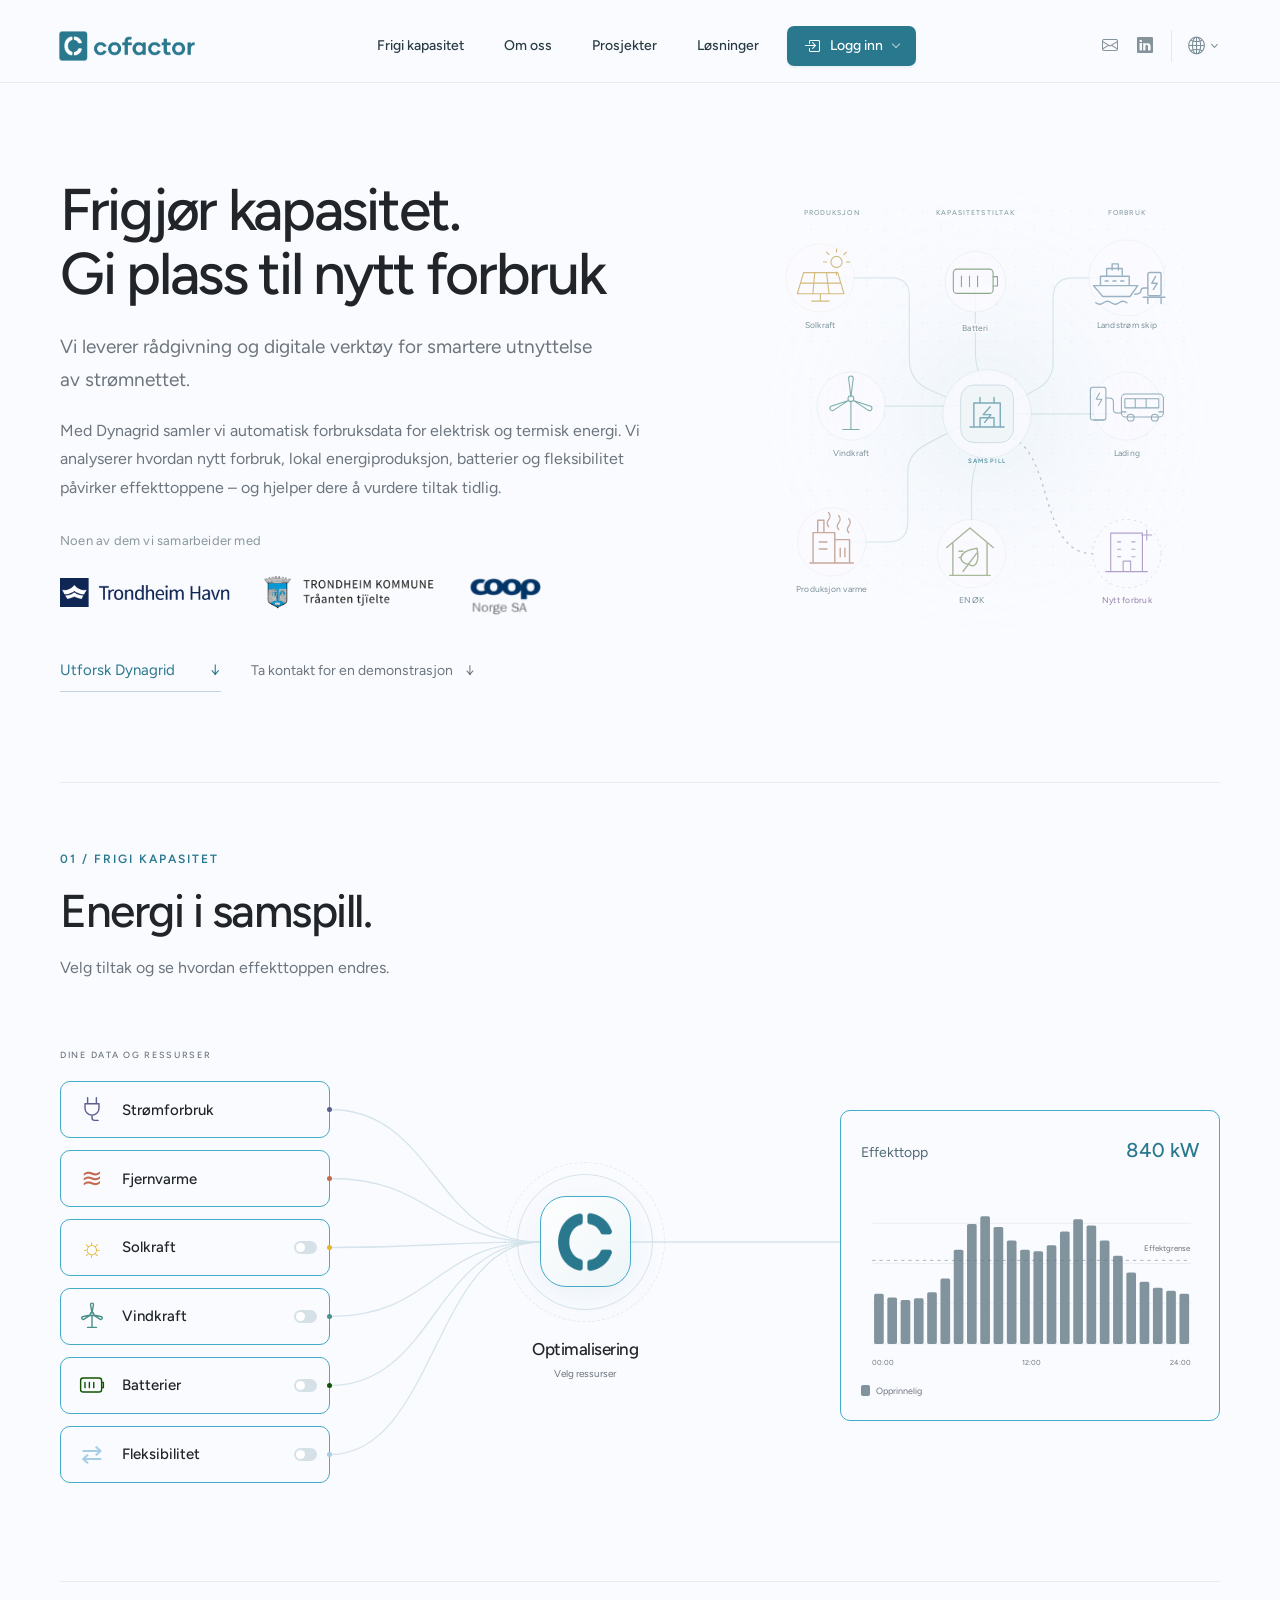
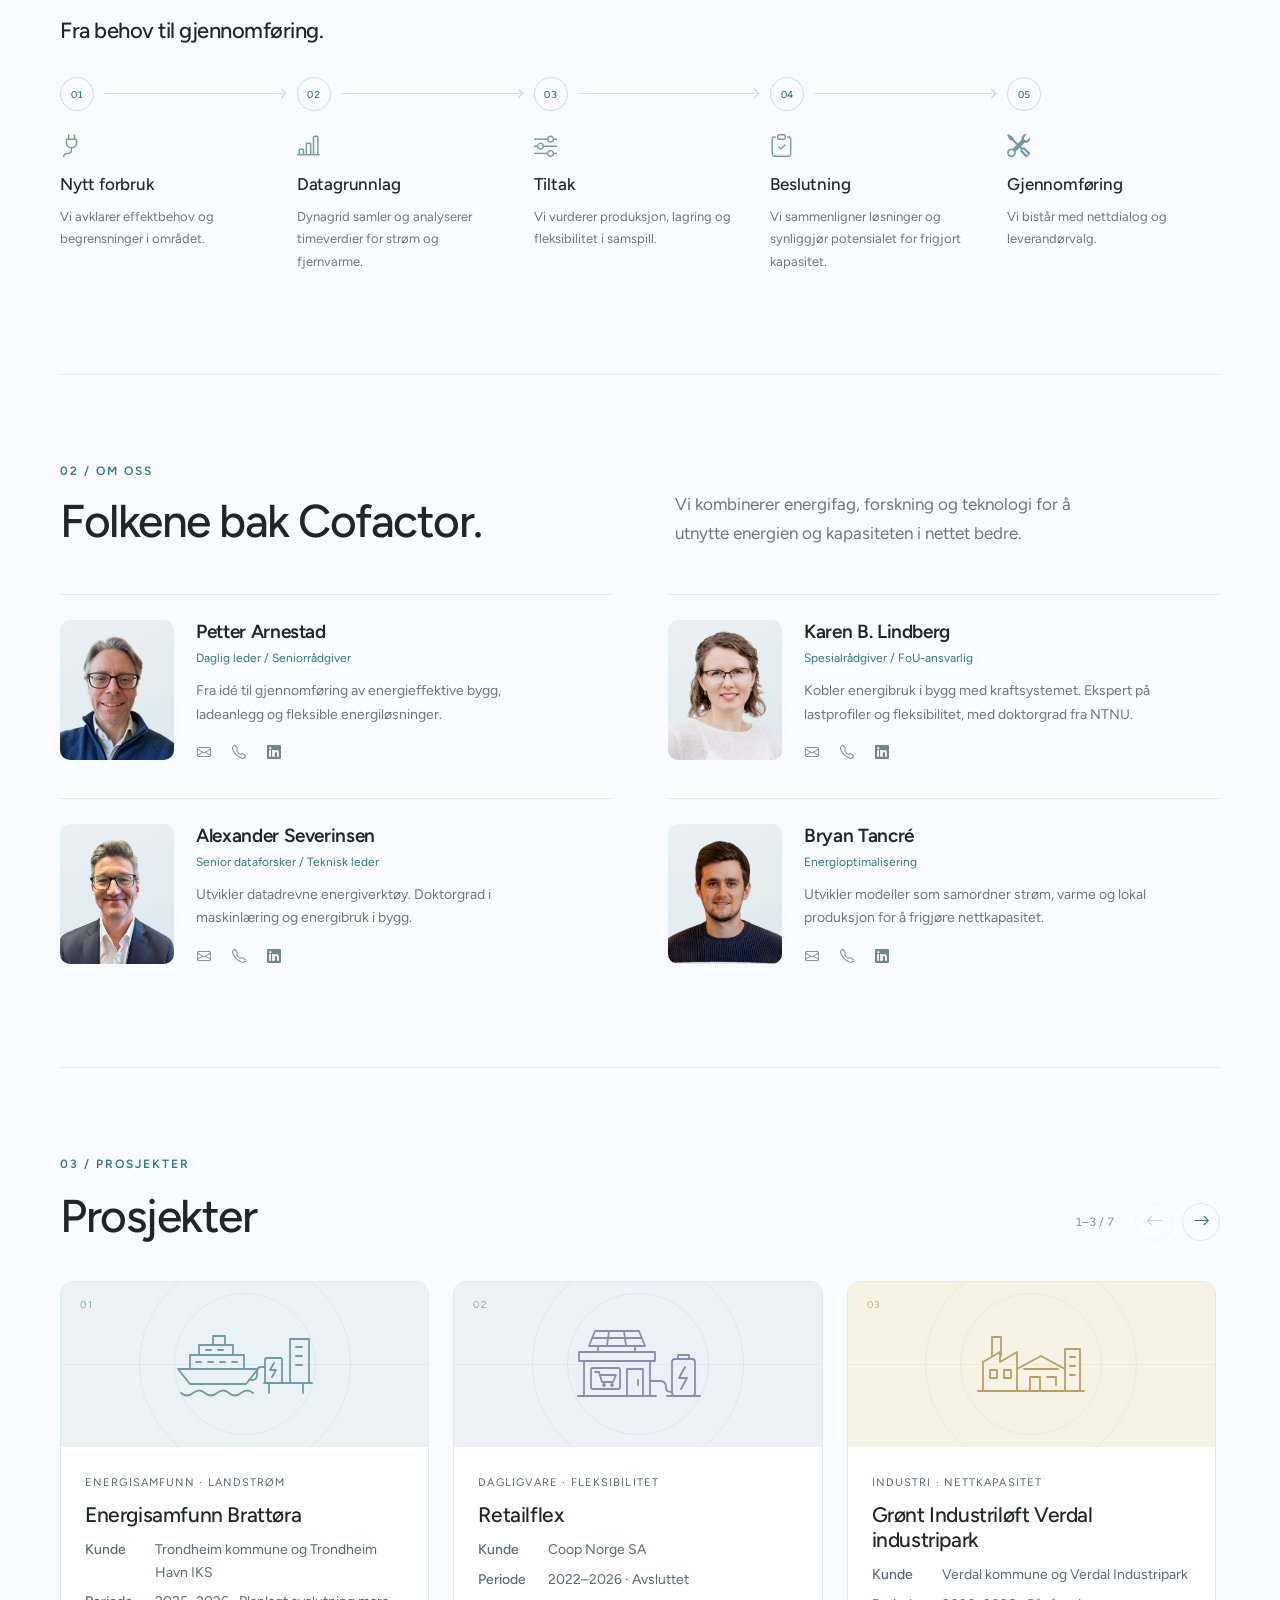
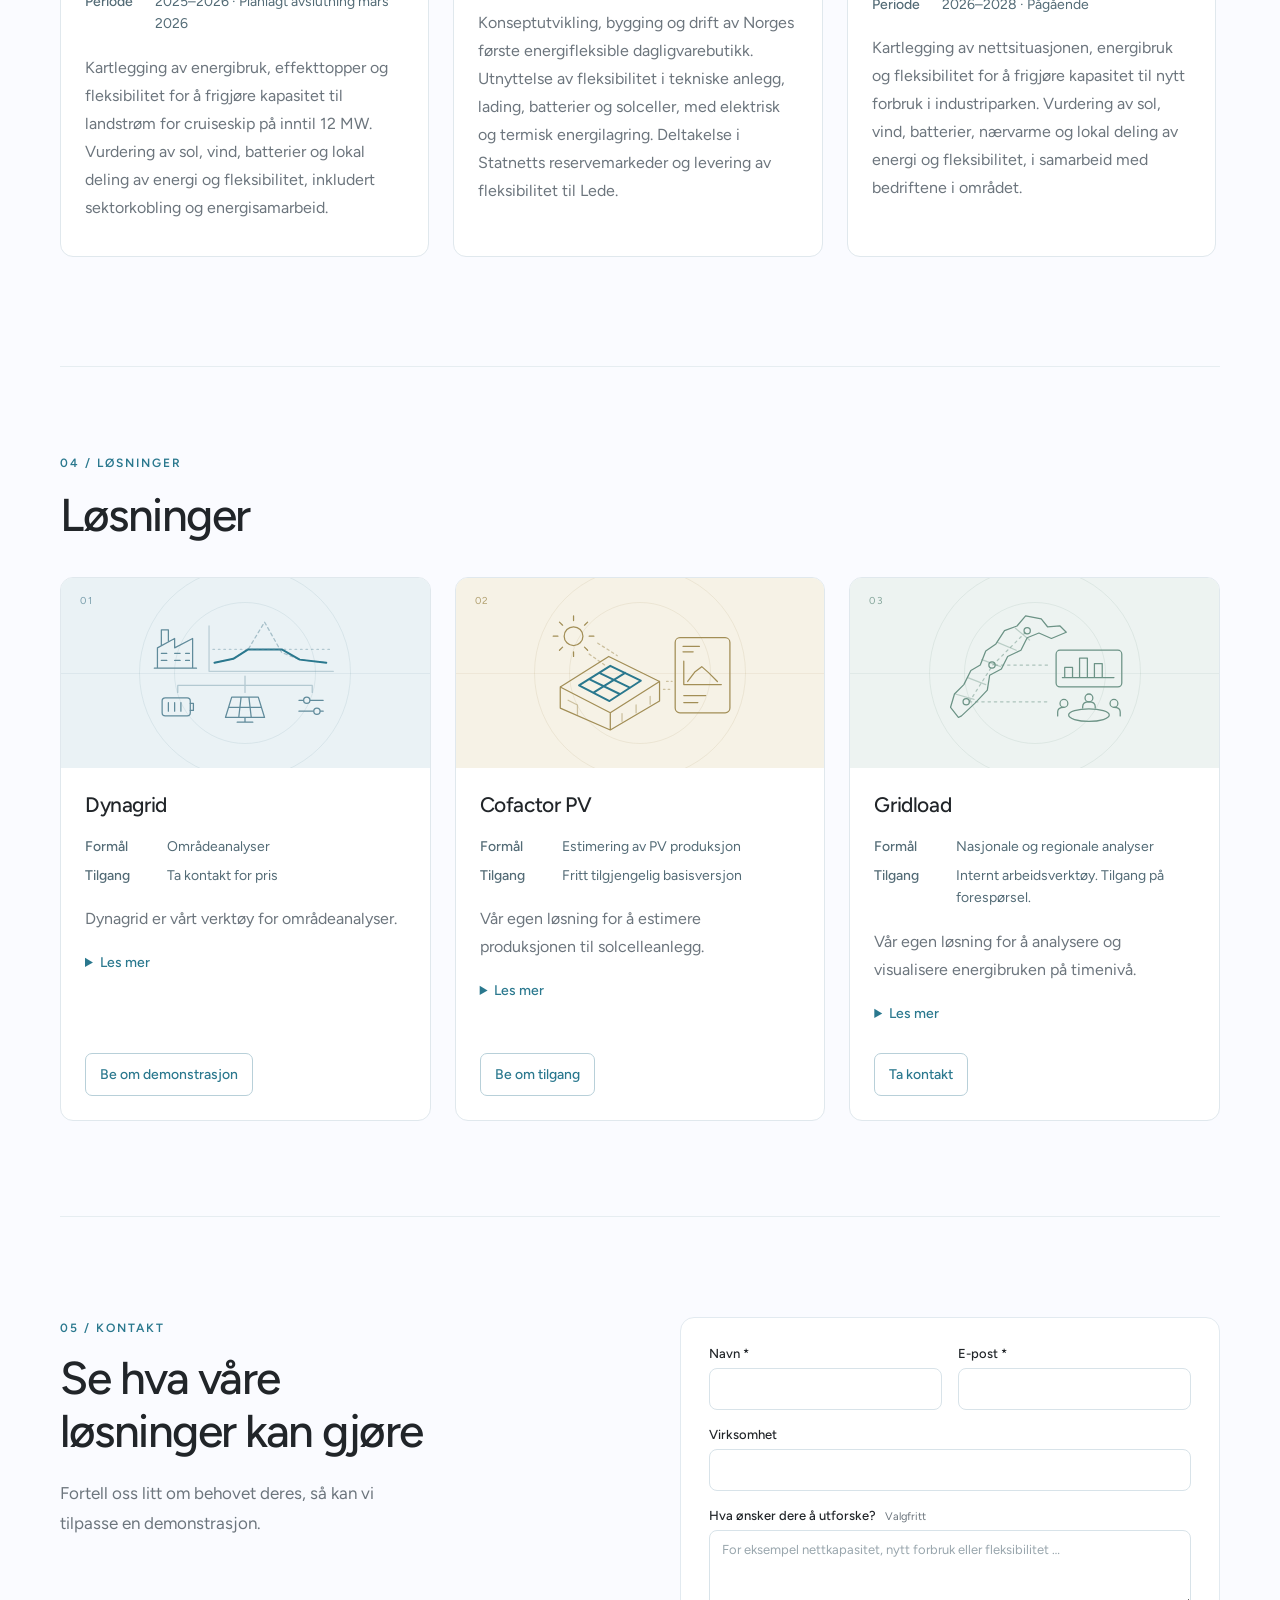
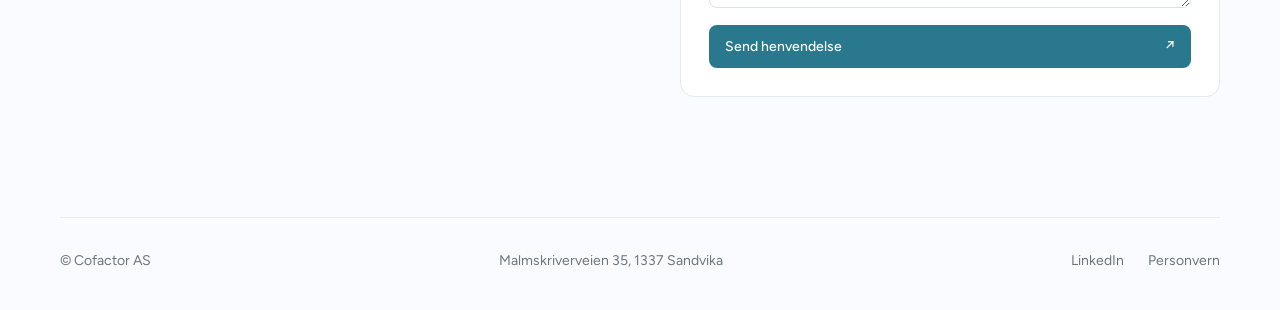
<file: index.html>
<!doctype html>
<html lang="nb">
<head>
<meta charset="utf-8"><meta name="viewport" content="width=device-width, initial-scale=1">
<title>Cofactor | Rådgivning og digitale energiverktøy</title>
<meta name="description" content="Cofactor leverer rådgivning og digitale verktøy for smartere utnyttelse av strømnettet. Vi analyserer energibruk, fleksibilitet og nettkapasitet.">
<meta property="og:type" content="website">
<meta property="og:site_name" content="Cofactor AS">
<meta property="og:locale" content="nb_NO">
<meta property="og:title" content="Cofactor AS - Frigi kapasitet">
<meta property="og:description" content="Cofactor leverer rådgivning og digitale verktøy for smartere utnyttelse av strømnettet. Vi analyserer energibruk, fleksibilitet og nettkapasitet.">
<meta property="og:url" content="https://cofactor-as.github.io/website-cofactor-20/">
<meta property="og:image" content="https://cofactor-as.github.io/website-cofactor-20/assets/cofactor-social-preview.png">
<meta property="og:image:type" content="image/png">
<meta property="og:image:width" content="1200">
<meta property="og:image:height" content="627">
<meta property="og:image:alt" content="Cofactor. Frigjør kapasitet. Gi plass til nytt forbruk. Illustrasjon av redusert effekttopp med batteri, solkraft og fleksibilitet.">
<meta name="twitter:card" content="summary_large_image">
<meta name="twitter:title" content="Cofactor AS - Frigi kapasitet">
<meta name="twitter:description" content="Cofactor leverer rådgivning og digitale verktøy for smartere utnyttelse av strømnettet. Vi analyserer energibruk, fleksibilitet og nettkapasitet.">
<meta name="twitter:image" content="https://cofactor-as.github.io/website-cofactor-20/assets/cofactor-social-preview.png">
<meta name="twitter:image:alt" content="Cofactor. Frigjør kapasitet. Gi plass til nytt forbruk. Illustrasjon av redusert effekttopp med batteri, solkraft og fleksibilitet.">
<link rel="icon" type="image/png" href="assets/cofactor-symbol.png">
<link rel="stylesheet" href="assets/bootstrap-icons.css"><link rel="stylesheet" href="style.css?v=20261123-hero2"><script defer src="i18n.js?v=20261122-privacy2"></script><script defer src="app.js?v=20261122-mobile1"></script>
</head>
<body>
<header class="site-header">
<nav class="site-nav" aria-label="Hovedmeny">
<a class="site-logo" href="./" aria-label="Cofactor – forsiden"><img src="assets/cofactor-logo.png" alt="Cofactor"></a>
<button class="nav-toggle" type="button" aria-label="Åpne meny" aria-expanded="false" aria-controls="nav-items"><i class="bi bi-list" aria-hidden="true"></i></button>
<ul class="nav-items" id="nav-items">
<li><a class="nav-link" href="#frigi-kapasitet">Frigi kapasitet</a></li>
<li><a class="nav-link" href="#om-oss">Om oss</a></li>
<li><a class="nav-link" href="#prosjekter">Prosjekter</a></li>
<li><a class="nav-link" href="#losninger">Løsninger</a></li>
<li class="login-item"><details class="nav-dropdown login-dropdown">
<summary class="nav-link login-link"><i class="bi bi-box-arrow-in-right" aria-hidden="true"></i><span>Logg inn</span></summary>
<ul>
<li><a href="https://dynagrid.cofactor.no">Dynagrid</a></li>
<li><a href="https://pv.cofactor.no/">PV</a></li>
<li><a href="https://gridload.cofactor.no/">Gridload</a></li>
</ul>
</details></li>
</ul>
<ul class="nav-social" aria-label="Kontakt og sosiale medier">

<li><a class="nav-link social-link" href="mailto:post@cofactor.no" aria-label="Send e-post til Cofactor"><i class="bi bi-envelope" aria-hidden="true"></i></a></li>
<li><a class="nav-link social-link" href="https://www.linkedin.com/company/cofactor-as" aria-label="Cofactor på LinkedIn"><i class="bi bi-linkedin" aria-hidden="true"></i></a></li>
<li class="language-picker">
<button type="button" id="language-trigger" class="language-trigger" aria-label="Velg språk" aria-expanded="false" aria-controls="language-options"><i class="bi bi-globe2" aria-hidden="true"></i><span class="language-chevron" aria-hidden="true"></span></button>
<div id="language-options" class="language-options" hidden>
<button type="button" data-language="nb" lang="nb" aria-pressed="true">Norsk <span aria-hidden="true">✓</span></button>
<button type="button" data-language="en" lang="en" aria-pressed="false">English <span aria-hidden="true">✓</span></button>
</div>
</li>
</ul>
</nav>
</header>
<main>
<section class="landing-section" aria-labelledby="intro-title">
<div class="landing-copy"><h1 id="intro-title">Frigjør kapasitet.<br>Gi plass til nytt forbruk</h1><p>Vi leverer rådgivning og digitale verktøy for smartere utnyttelse av strømnettet.</p><p class="landing-description">Med Dynagrid samler vi automatisk forbruksdata for elektrisk og termisk energi. Vi analyserer hvordan nytt forbruk, lokal energiproduksjon, batterier og fleksibilitet påvirker effekttoppene – og hjelper dere å vurdere tiltak tidlig.</p><section class="partners" aria-labelledby="partners-title">
<h2 id="partners-title">Noen av dem vi samarbeider med</h2>
<ul class="partner-logos" tabindex="0" aria-label="Samarbeidspartnere">
<li><img class="partner-havn" src="assets/partners/trondheim-havn.png" alt="Trondheim Havn" width="500" height="84" loading="lazy" decoding="async"></li>
<li><img class="partner-kommune" src="assets/partners/trondheim-kommune.webp" alt="Trondheim kommune" width="1000" height="293" loading="lazy" decoding="async"></li>
<li><img class="partner-coop" src="assets/partners/coop.png" alt="Coop" width="70" height="35" loading="lazy" decoding="async"></li>
</ul>
</section>
<div class="landing-actions"><a class="section-jump" href="#frigi-kapasitet">Utforsk Dynagrid <span aria-hidden="true">↓</span></a><a class="demo-link" href="#kontakt">Ta kontakt for en demonstrasjon <span aria-hidden="true">↓</span></a></div></div>
<div class="energy-illustration" aria-hidden="true">
<svg viewBox="0 0 600 590" fill="none" xmlns="http://www.w3.org/2000/svg">
<defs><pattern id="energy-dots" width="24" height="24" patternUnits="userSpaceOnUse"><circle cx="1" cy="1" r="1" fill="#2a788e" opacity=".13"/></pattern><radialGradient id="energy-halo"><stop stop-color="#e4eff3" stop-opacity=".7"/><stop offset="1" stop-color="#FAFBFF" stop-opacity="0"/></radialGradient></defs>
<ellipse cx="300" cy="310" rx="295" ry="300" fill="url(#energy-halo)"/>
<rect x="28" y="35" width="544" height="510" rx="100" fill="url(#energy-dots)"/>
<g class="energy-group-labels"><text x="100" y="54">PRODUKSJON</text><text x="285" y="54">KAPASITETSTILTAK</text><text x="480" y="54">FORBRUK</text></g>
<g stroke="#2a788e" stroke-opacity=".17" stroke-width="1.5" stroke-linecap="round" stroke-linejoin="round" fill="none">
<path d="M85 135H177Q200 135 200 159V241Q200 268 228 280L266 296"/>
<path d="M125 300H266"/>
<path d="M100 475H172Q198 475 198 449V384Q198 362 222 349L270 324"/>
<path d="M285 140V234Q285 251 297 274"/>
<path d="M280 490V408Q280 388 294 348"/>
<path d="M334 294 361 280Q385 268 385 244V161Q385 135 411 135H480"/>
<path d="M334 310H480"/>
</g>
<path class="energy-new-demand-link" d="M334 342C385 365 368 490 436 490"/>

<g transform="translate(100 475)" class="energy-node" style="color:#b48a76"><circle r="44" class="node-disc"/>
<g class="node-art"><path d="M-28 27h56M-24 27v-39h28v39M4 27V-3h19v30M-18-12v-16h8v16M-16 0h10m-10 9h10M11 8v11m6-11v11"/><path d="M-4-20c-7-8 7-9 0-18M9-16c-7-8 7-9 0-18M22-12c-7-8 7-9 0-18"/></g>
<text x="0" y="64">Produksjon varme</text></g>
<g transform="translate(125 300)" class="energy-node" style="color:#4b8f8a"><circle r="44" class="node-disc"/>
<g class="node-art" transform="translate(-28 -41) scale(0.75)"><path xmlns="http://www.w3.org/2000/svg" d="M37 46v49M23 95h28M37 39 33 7a4 4 0 0 1 8 0l-4 32ZM33 45 7 62a4 4 0 0 1-4-7l30-10ZM41 45l26 17a4 4 0 0 0 4-7L41 45Z" /><circle xmlns="http://www.w3.org/2000/svg" cx="37" cy="42" r="5" /></g>
<text x="0" y="64">Vindkraft</text></g>
<g transform="translate(480 490)" class="energy-node energy-new-demand" style="color:#9680b3"><circle r="44" class="node-disc"/>
<g class="node-art" transform="translate(-28 -32) scale(0.8)"><path xmlns="http://www.w3.org/2000/svg" d="M9 69V7h51v62M1 69h67M29 69V52h12v17M20 21h5M43 21h5M20 33h5M43 33h5M20 45h5M43 45h5M67 2v16M59 10h16" /></g>
<text x="0" y="64">Nytt forbruk</text></g>
<g transform="translate(480 135)" class="energy-node" style="color:#7496a9"><circle r="49" class="node-disc"/>
<g class="node-art"><path d="M-43 10h57L4 24h-35l-12-14ZM-34 10V-2H3v12M-26-2v-10h20v8M-19-10v-8h8v8M-28 4h4m6 0h4m6 0h4M21 25h28M27 25v8m17-8v8"/><rect x="27" y="-7" width="17" height="30" rx="2"/><path d="m37-2-5 9h7l-5 8M27 13h-5q-4 0-4 4t-8 4M-40 32q5 4 10 0t10 0t10 0t10 0"/></g>
<text x="0" y="64">Landstrøm skip</text></g>
<g transform="translate(480 300)" class="energy-node" style="color:#678c9e"><circle r="44" class="node-disc"/>
<g class="node-art" transform="translate(-47 -28) scale(0.74)"><rect x="0" y="5" width="27" height="57" rx="4"/><path d="M6 62h17M16 15l-6 11h10l-6 11M27 24h6q7 0 7 7v12q0 7 6 7h7"/>
<rect x="54" y="17" width="73" height="40" rx="7"/><path d="M60 25h59v16H60V25ZM78 25v16M97 25v16M119 48h7M55 48h7"/><circle cx="70" cy="58" r="6"/><circle cx="112" cy="58" r="6"/></g>
<text x="0" y="64">Lading</text></g>
<g transform="translate(285 140)" class="energy-node" style="color:#658860"><circle r="39" class="node-disc"/>
<g class="node-art" transform="translate(-30 -25) scale(0.8)"><rect xmlns="http://www.w3.org/2000/svg" x="2" y="11" width="64" height="39" rx="6" /><path xmlns="http://www.w3.org/2000/svg" d="M66 23h7v15h-7M15 22v17M28 22v17M41 22v17" /></g>
<text x="0" y="64">Batteri</text></g>
<g transform="translate(280 490)" class="energy-node" style="color:#889e71"><circle r="44" class="node-disc"/>
<g class="node-art"><path d="m-32-8 30-25L28-8M-24-13v41h44V-13M-28 28h52"/><path d="M-3 14c-15-2-16-17 10-21 4 19-3 26-10 21ZM-11 23 7-1M-16-3h5m-5 8h3"/></g>
<text x="0" y="64">ENØK</text></g>
<g transform="translate(85 135)" class="energy-node" style="color:#c2a34a"><circle r="44" class="node-disc"/>
<g class="node-art" transform="translate(-34 -30) scale(0.8)"><circle xmlns="http://www.w3.org/2000/svg" cx="69" cy="12" r="9" /><path xmlns="http://www.w3.org/2000/svg" d="M69-4v-5M69 28v5M53 12h-5M85 12h5M57 0l-4-4M81 0l4-4" />
 <path xmlns="http://www.w3.org/2000/svg" d="M16 29h55l10 34H6l10-34ZM12 46h64M34 29l-3 34M53 29l4 34M43 63v12M29 75h28" /></g>
<text x="0" y="64">Solkraft</text></g>
<g transform="translate(266 273)" style="color:#2a788e">
<circle cx="34" cy="37" r="57" fill="#FAFBFF" fill-opacity=".8" stroke="currentColor" stroke-opacity=".12"/>
<rect width="68" height="74" rx="17" fill="#eff5f7" stroke="#a8c6d0" stroke-opacity=".7"/>
<g stroke="currentColor" stroke-width="1.8" stroke-linecap="round" stroke-linejoin="round" opacity=".65"><path d="M17 54V23h34v31M12 54h44M25 16v7M43 16v7M25 54V42h18v12M38 28l-9 10h10l-8 10"/></g>
<text x="34" y="100" class="hub-label">SAMSPILL</text></g></svg>
</div>
</section>

<section id="frigi-kapasitet" class="animation-section" aria-labelledby="capacity-title" tabindex="-1">
<div class="section-heading"><span class="section-eyebrow">01 / FRIGI KAPASITET</span><h2 id="capacity-title">Energi i samspill.</h2><p class="demo-instruction">Velg tiltak og se hvordan effekttoppen endres.</p></div>
<div class="scene">
<svg class="connections" viewBox="0 0 1160 500" preserveAspectRatio="none" aria-hidden="true"><defs><linearGradient id="flow"><stop stop-color="#43AAC7"/><stop offset="1" stop-color="#2a788e"/></linearGradient></defs><g id="wires"></g></svg>
<section class="sources" aria-label="Datakilder">
<div class="column-label">DINE DATA OG RESSURSER</div>
<div class="source" data-index="0"><span class="icon"><svg viewBox="0 0 32 32" aria-hidden="true"><path d="M11 3v7M21 3v7M8 10h16v5a8 8 0 0 1-16 0v-5ZM16 23v3a3 3 0 0 0 3 3h4"/></svg></span><div><strong>Strømforbruk</strong></div><span class="port"></span></div>
<div class="source" data-index="1"><span class="icon">≋</span><div><strong>Fjernvarme</strong></div><span class="port"></span></div>
<button type="button" class="source asset" data-index="2" data-asset="solar" aria-pressed="false"><span class="icon">☼</span><span class="source-text"><strong>Solkraft</strong></span><span class="port"></span><span class="toggle" aria-hidden="true"></span></button>
<button type="button" class="source asset" data-index="3" data-asset="wind" aria-pressed="false"><span class="icon"><svg viewBox="0 0 32 32" aria-hidden="true"><path d="M16 15.5V29M11 29h10M16 12.5 14.3 3a1.7 1.7 0 0 1 3.4 0L16 12.5ZM14.7 14.8l-8.2 5a1.7 1.7 0 0 1-1.7-2.9l9.9-2.1ZM17.3 14.8l8.2 5a1.7 1.7 0 0 0 1.7-2.9l-9.9-2.1Z"/><circle cx="16" cy="14" r="2"/></svg></span><span class="source-text"><strong>Vindkraft</strong></span><span class="port"></span><span class="toggle" aria-hidden="true"></span></button>
<button type="button" class="source asset" data-index="4" data-asset="battery" aria-pressed="false"><span class="icon"><svg viewBox="0 0 32 32" aria-hidden="true"><rect x="3" y="8" width="24" height="16" rx="3"/><path d="M27 13h2v6h-2M8 13v6M13 13v6M18 13v6"/></svg></span><span class="source-text"><strong>Batterier</strong></span><span class="port"></span><span class="toggle" aria-hidden="true"></span></button>
<button type="button" class="source asset" data-index="5" data-asset="flex" aria-pressed="false"><span class="icon">⇄</span><span class="source-text"><strong>Fleksibilitet</strong></span><span class="port"></span><span class="toggle" aria-hidden="true"></span></button>
</section>
<section class="optimizer" aria-label="Optimalisering"><div class="core-wrap"><div class="ring ring-outer"></div><div class="ring ring-inner"></div><div class="core"><img class="cofactor-symbol" src="assets/cofactor-symbol.png" alt="Cofactor" decoding="async"></div></div><h2>Optimalisering</h2><p id="engine-copy">Velg ressurser</p><div class="thinking"><i></i><i></i><i></i></div></section>
<section class="result" aria-label="Illustrasjon av redusert effektuttak"><p class="peak-readout"><span>Effekttopp</span><strong id="peak-value">840 kW</strong></p><div class="chart-wrap"><svg id="chart" width="420" height="240" viewBox="0 0 420 240" role="img" aria-label="Timebasert effektuttak gjennom et døgn: opprinnelige søyler bak optimaliserte søyler, med en effektgrense på 550 kW"><g class="grid"><path d="M14 55H410M14 105H410M14 155H410M14 205H410"/></g><g id="original-bars" fill="#81939c" fill-opacity="1"><rect x="16.25" y="142.67" width="12" height="62.33" rx="2"></rect><rect x="32.75" y="147.39" width="12" height="57.61" rx="2"></rect><rect x="49.25" y="150.22" width="12" height="54.78" rx="2"></rect><rect x="65.75" y="148.33" width="12" height="56.67" rx="2"></rect><rect x="82.25" y="140.78" width="12" height="64.22" rx="2"></rect><rect x="98.75" y="123.78" width="12" height="81.22" rx="2"></rect><rect x="115.25" y="87.89" width="12" height="117.11" rx="2"></rect><rect x="131.75" y="55.78" width="12" height="149.22" rx="2"></rect><rect x="148.25" y="46.33" width="12" height="158.67" rx="2"></rect><rect x="164.75" y="59.56" width="12" height="145.44" rx="2"></rect><rect x="181.25" y="76.56" width="12" height="128.44" rx="2"></rect><rect x="197.75" y="87.89" width="12" height="117.11" rx="2"></rect><rect x="214.25" y="89.78" width="12" height="115.22" rx="2"></rect><rect x="230.75" y="82.22" width="12" height="122.78" rx="2"></rect><rect x="247.25" y="65.22" width="12" height="139.78" rx="2"></rect><rect x="263.75" y="50.11" width="12" height="154.89" rx="2"></rect><rect x="280.25" y="57.67" width="12" height="147.33" rx="2"></rect><rect x="296.75" y="76.56" width="12" height="128.44" rx="2"></rect><rect x="313.25" y="95.44" width="12" height="109.56" rx="2"></rect><rect x="329.75" y="116.22" width="12" height="88.78" rx="2"></rect><rect x="346.25" y="127.56" width="12" height="77.44" rx="2"></rect><rect x="362.75" y="135.11" width="12" height="69.89" rx="2"></rect><rect x="379.25" y="138.89" width="12" height="66.11" rx="2"></rect><rect x="395.75" y="142.67" width="12" height="62.33" rx="2"></rect></g><g id="optimized-bars" visibility="hidden" fill="#2a788e" fill-opacity="1"><rect x="18.25" y="142.67" width="8" height="62.33" rx="2"><title>00:00–01:00 · Opprinnelig: 330 kW · Optimalisert: 330 kW</title></rect><rect x="34.75" y="147.39" width="8" height="57.61" rx="2"><title>01:00–02:00 · Opprinnelig: 305 kW · Optimalisert: 305 kW</title></rect><rect x="51.25" y="150.22" width="8" height="54.78" rx="2"><title>02:00–03:00 · Opprinnelig: 290 kW · Optimalisert: 290 kW</title></rect><rect x="67.75" y="148.33" width="8" height="56.67" rx="2"><title>03:00–04:00 · Opprinnelig: 300 kW · Optimalisert: 300 kW</title></rect><rect x="84.25" y="140.78" width="8" height="64.22" rx="2"><title>04:00–05:00 · Opprinnelig: 340 kW · Optimalisert: 340 kW</title></rect><rect x="100.75" y="123.78" width="8" height="81.22" rx="2"><title>05:00–06:00 · Opprinnelig: 430 kW · Optimalisert: 430 kW</title></rect><rect x="117.25" y="87.89" width="8" height="117.11" rx="2"><title>06:00–07:00 · Opprinnelig: 620 kW · Optimalisert: 620 kW</title></rect><rect x="133.75" y="55.78" width="8" height="149.22" rx="2"><title>07:00–08:00 · Opprinnelig: 790 kW · Optimalisert: 790 kW</title></rect><rect x="150.25" y="46.33" width="8" height="158.67" rx="2"><title>08:00–09:00 · Opprinnelig: 840 kW · Optimalisert: 840 kW</title></rect><rect x="166.75" y="59.56" width="8" height="145.44" rx="2"><title>09:00–10:00 · Opprinnelig: 770 kW · Optimalisert: 770 kW</title></rect><rect x="183.25" y="76.56" width="8" height="128.44" rx="2"><title>10:00–11:00 · Opprinnelig: 680 kW · Optimalisert: 680 kW</title></rect><rect x="199.75" y="87.89" width="8" height="117.11" rx="2"><title>11:00–12:00 · Opprinnelig: 620 kW · Optimalisert: 620 kW</title></rect><rect x="216.25" y="89.78" width="8" height="115.22" rx="2"><title>12:00–13:00 · Opprinnelig: 610 kW · Optimalisert: 610 kW</title></rect><rect x="232.75" y="82.22" width="8" height="122.78" rx="2"><title>13:00–14:00 · Opprinnelig: 650 kW · Optimalisert: 650 kW</title></rect><rect x="249.25" y="65.22" width="8" height="139.78" rx="2"><title>14:00–15:00 · Opprinnelig: 740 kW · Optimalisert: 740 kW</title></rect><rect x="265.75" y="50.11" width="8" height="154.89" rx="2"><title>15:00–16:00 · Opprinnelig: 820 kW · Optimalisert: 820 kW</title></rect><rect x="282.25" y="57.67" width="8" height="147.33" rx="2"><title>16:00–17:00 · Opprinnelig: 780 kW · Optimalisert: 780 kW</title></rect><rect x="298.75" y="76.56" width="8" height="128.44" rx="2"><title>17:00–18:00 · Opprinnelig: 680 kW · Optimalisert: 680 kW</title></rect><rect x="315.25" y="95.44" width="8" height="109.56" rx="2"><title>18:00–19:00 · Opprinnelig: 580 kW · Optimalisert: 580 kW</title></rect><rect x="331.75" y="116.22" width="8" height="88.78" rx="2"><title>19:00–20:00 · Opprinnelig: 470 kW · Optimalisert: 470 kW</title></rect><rect x="348.25" y="127.56" width="8" height="77.44" rx="2"><title>20:00–21:00 · Opprinnelig: 410 kW · Optimalisert: 410 kW</title></rect><rect x="364.75" y="135.11" width="8" height="69.89" rx="2"><title>21:00–22:00 · Opprinnelig: 370 kW · Optimalisert: 370 kW</title></rect><rect x="381.25" y="138.89" width="8" height="66.11" rx="2"><title>22:00–23:00 · Opprinnelig: 350 kW · Optimalisert: 350 kW</title></rect><rect x="397.75" y="142.67" width="8" height="62.33" rx="2"><title>23:00–24:00 · Opprinnelig: 330 kW · Optimalisert: 330 kW</title></rect></g><g id="limit"><path d="M14 101.1H410"/><text x="409" y="89" text-anchor="end">Effektgrense</text></g><text x="14" y="231" class="axis">00:00</text><text x="212" y="231" text-anchor="middle" class="axis">12:00</text><text x="410" y="231" text-anchor="end" class="axis">24:00</text></svg></div><div class="legend"><span><i></i>Opprinnelig</span><span class="optimized-legend" hidden><i></i>Optimalisert</span></div></section>
</div>
<p id="selection-status" class="sr-only" aria-live="polite"></p>
<section class="process" aria-labelledby="process-title">
<div class="process-heading"><h3 id="process-title">Fra behov til gjennomføring.</h3></div>
<ol class="process-steps"><li class="process-step"><div class="process-marker" aria-hidden="true"><span>01</span></div><div class="process-content"><i class="bi bi-plug process-icon" aria-hidden="true"></i><h4>Nytt forbruk</h4><p>Vi avklarer effektbehov og begrensninger i området.</p></div></li><li class="process-step"><div class="process-marker" aria-hidden="true"><span>02</span></div><div class="process-content"><i class="bi bi-bar-chart-line process-icon" aria-hidden="true"></i><h4>Datagrunnlag</h4><p>Dynagrid samler og analyserer timeverdier for strøm og fjernvarme.</p></div></li><li class="process-step"><div class="process-marker" aria-hidden="true"><span>03</span></div><div class="process-content"><i class="bi bi-sliders process-icon" aria-hidden="true"></i><h4>Tiltak</h4><p>Vi vurderer produksjon, lagring og fleksibilitet i samspill.</p></div></li><li class="process-step"><div class="process-marker" aria-hidden="true"><span>04</span></div><div class="process-content"><i class="bi bi-clipboard-check process-icon" aria-hidden="true"></i><h4>Beslutning</h4><p>Vi sammenligner løsninger og synliggjør potensialet for frigjort kapasitet.</p></div></li><li class="process-step"><div class="process-marker" aria-hidden="true"><span>05</span></div><div class="process-content"><i class="bi bi-tools process-icon" aria-hidden="true"></i><h4>Gjennomføring</h4><p>Vi bistår med nettdialog og leverandørvalg.</p></div></li></ol>
</section>






</section>
<section id="om-oss" class="team-section" aria-labelledby="about-title" tabindex="-1">
<div class="team-heading"><div><span class="section-eyebrow">02 / OM OSS</span><h2 id="about-title">Folkene bak Cofactor.</h2></div><p>Vi kombinerer energifag, forskning og teknologi for å utnytte energien og kapasiteten i nettet bedre.</p></div>
<div class="team-grid"><article class="team-member" aria-labelledby="name-petter">
<div class="team-portrait"><img src="assets/team/petter.png" alt="Petter Arnestad" loading="lazy" decoding="async" width="114" height="140"></div>
<div class="team-details"><h3 id="name-petter">Petter Arnestad</h3><p class="team-role">Daglig leder / Seniorrådgiver</p><p class="team-bio">Fra idé til gjennomføring av energieffektive bygg, ladeanlegg og fleksible energiløsninger.</p><div class="team-contact"><a href="mailto:petter.arnestad@cofactor.no" aria-label="Send e-post til Petter Arnestad" title="Send e-post til Petter Arnestad"><i class="bi bi-envelope" aria-hidden="true"></i></a><a href="tel:+4790140592" aria-label="Ring Petter Arnestad" title="Ring Petter Arnestad"><i class="bi bi-telephone" aria-hidden="true"></i></a><a href="https://www.linkedin.com/in/petter-arnestad-79b79119/" aria-label="Petter Arnestad på LinkedIn" title="Petter Arnestad på LinkedIn"><i class="bi bi-linkedin" aria-hidden="true"></i></a></div></div>
</article>
<article class="team-member" aria-labelledby="name-karen">
<div class="team-portrait"><img src="assets/team/karen.png" alt="Karen B. Lindberg" loading="lazy" decoding="async" width="114" height="140"></div>
<div class="team-details"><h3 id="name-karen">Karen B. Lindberg</h3><p class="team-role">Spesialrådgiver / FoU-ansvarlig</p><p class="team-bio">Kobler energibruk i bygg med kraftsystemet. Ekspert på lastprofiler og fleksibilitet, med doktorgrad fra NTNU.</p><div class="team-contact"><a href="mailto:karen.lindberg@cofactor.no" aria-label="Send e-post til Karen B. Lindberg" title="Send e-post til Karen B. Lindberg"><i class="bi bi-envelope" aria-hidden="true"></i></a><a href="tel:+4799604272" aria-label="Ring Karen B. Lindberg" title="Ring Karen B. Lindberg"><i class="bi bi-telephone" aria-hidden="true"></i></a><a href="https://www.linkedin.com/in/karen-byskov-lindberg-b189907/" aria-label="Karen B. Lindberg på LinkedIn" title="Karen B. Lindberg på LinkedIn"><i class="bi bi-linkedin" aria-hidden="true"></i></a></div></div>
</article>
<article class="team-member" aria-labelledby="name-alexander">
<div class="team-portrait"><img src="assets/team/alexander.png" alt="Alexander Severinsen" loading="lazy" decoding="async" width="114" height="140"></div>
<div class="team-details"><h3 id="name-alexander">Alexander Severinsen</h3><p class="team-role">Senior dataforsker / Teknisk leder</p><p class="team-bio">Utvikler datadrevne energiverktøy. Doktorgrad i maskinlæring og energibruk i bygg.</p><div class="team-contact"><a href="mailto:alexander.severinsen@cofactor.no" aria-label="Send e-post til Alexander Severinsen" title="Send e-post til Alexander Severinsen"><i class="bi bi-envelope" aria-hidden="true"></i></a><a href="tel:+4799377455" aria-label="Ring Alexander Severinsen" title="Ring Alexander Severinsen"><i class="bi bi-telephone" aria-hidden="true"></i></a><a href="https://www.linkedin.com/in/alexante/" aria-label="Alexander Severinsen på LinkedIn" title="Alexander Severinsen på LinkedIn"><i class="bi bi-linkedin" aria-hidden="true"></i></a></div></div>
</article>
<article class="team-member" aria-labelledby="name-bryan">
<div class="team-portrait team-portrait-bryan"><img src="assets/team/bryan.webp" alt="Bryan Tancré" loading="lazy" decoding="async" width="114" height="140"></div>
<div class="team-details"><h3 id="name-bryan">Bryan Tancré</h3><p class="team-role">Energioptimalisering</p><p class="team-bio">Utvikler modeller som samordner strøm, varme og lokal produksjon for å frigjøre nettkapasitet.</p><div class="team-contact"><a href="mailto:bryan.tancre@cofactor.no" aria-label="Send e-post til Bryan Tancré" title="Send e-post til Bryan Tancré"><i class="bi bi-envelope" aria-hidden="true"></i></a><a href="tel:+32468149945" aria-label="Ring Bryan Tancré" title="Ring Bryan Tancré"><i class="bi bi-telephone" aria-hidden="true"></i></a><a href="https://www.linkedin.com/in/bryantancre/" aria-label="Bryan Tancré på LinkedIn" title="Bryan Tancré på LinkedIn"><i class="bi bi-linkedin" aria-hidden="true"></i></a></div></div>
</article></div>
</section>
<section id="prosjekter" class="projects-section" aria-labelledby="projects-title" tabindex="-1">
<div class="projects-heading"><div><span class="section-eyebrow">03 / PROSJEKTER</span><h2 id="projects-title">Prosjekter</h2></div><div class="project-controls"><span id="project-position" class="project-position" aria-live="polite" aria-atomic="true">1–3 / 7</span><button type="button" id="project-prev" aria-label="Forrige prosjekter" aria-controls="project-track" disabled><i class="bi bi-arrow-left" aria-hidden="true"></i></button><button type="button" id="project-next" aria-label="Neste prosjekter" aria-controls="project-track"><i class="bi bi-arrow-right" aria-hidden="true"></i></button></div></div>
<div id="project-track" class="project-track" tabindex="0" role="region" aria-label="Bla gjennom prosjekter"><article class="project-card" aria-labelledby="project-title-1">
<div class="project-visual project-visual-1" aria-hidden="true"><span class="project-number">01</span><svg class="project-shore-power-icon" viewBox="0 0 144 80" aria-hidden="true">
<!-- Cruise ship and decks -->
<path d="M5 45h80l-12 15H17L5 45ZM17 45V31h54v14M26 31V21h34v10M40 21V12h12v9M23 38h5m7 0h5m7 0h5m7 0h5M33 26h5m7 0h5"/>
<!-- Quay, shore-power cabinet and nearby building -->
<path d="M91 59h48M96 59v10m34-10v10M117 59V15h19v44M123 23h6m-6 9h6m-6 9h6"/>
<rect x="92" y="34" width="17" height="25" rx="2"/>
<path d="m101 39-4 7h6l-4 7M92 43h-4q-4 0-4 4v4q0 5-5 5h-3"/>
<!-- Harbor water -->
<path d="M8 69q6 5 12 0t12 0t12 0t12 0t12 0t12 0"/>
</svg><span class="project-visual-line"></span></div>
<div class="project-copy"><span class="project-tag">ENERGISAMFUNN · LANDSTRØM</span><h3 id="project-title-1">Energisamfunn Brattøra</h3>
<dl class="project-facts"><div><dt>Kunde</dt><dd>Trondheim kommune og Trondheim Havn IKS</dd></div><div><dt>Periode</dt><dd>2025–2026 · Planlagt avslutning mars 2026</dd></div></dl>
<p>Kartlegging av energibruk, effekttopper og fleksibilitet for å frigjøre kapasitet til landstrøm for cruiseskip på inntil 12 MW. Vurdering av sol, vind, batterier og lokal deling av energi og fleksibilitet, inkludert sektorkobling og energisamarbeid.</p></div>
</article><article class="project-card" aria-labelledby="project-title-2">
<div class="project-visual project-visual-2" aria-hidden="true"><span class="project-number">02</span><svg class="project-retail-icon" viewBox="0 0 136 80" aria-hidden="true">
<!-- Rooftop solar panels -->
<path d="M25 7h44l6 15H19L25 7ZM22 14h50M39 7l-2 15M54 7l2 15M28 22v6M65 22v6"/>
<!-- Grocery storefront and entrance -->
<path d="M9 28h76v9H9zM14 37v35h66V37M8 72h78M57 72V45h16v27M68 56v5"/>
<!-- Shopping cart in the shop window -->
<rect x="21" y="44" width="29" height="21" rx="2"/>
<path d="M25 48h4l3 10h11l3-7H30"/>
<circle cx="34" cy="61" r="1"/><circle cx="42" cy="61" r="1"/>
<!-- Connected battery storage -->
<rect x="102" y="35" width="23" height="37" rx="3"/>
<path d="M108 35v-4h11v4M115 43l-6 11h8l-6 11M80 57h10q6 0 6 6v1q0 4 6 4M97 72h33"/>
</svg><span class="project-visual-line"></span></div>
<div class="project-copy"><span class="project-tag">DAGLIGVARE · FLEKSIBILITET</span><h3 id="project-title-2">Retailflex</h3>
<dl class="project-facts"><div><dt>Kunde</dt><dd>Coop Norge SA</dd></div><div><dt>Periode</dt><dd>2022–2026 · Avsluttet</dd></div></dl>
<p>Konseptutvikling, bygging og drift av Norges første energifleksible dagligvarebutikk. Utnyttelse av fleksibilitet i tekniske anlegg, lading, batterier og solceller, med elektrisk og termisk energilagring. Deltakelse i Statnetts reservemarkeder og levering av fleksibilitet til Lede.</p></div>
</article><article class="project-card" aria-labelledby="project-title-3">
<div class="project-visual project-visual-3" aria-hidden="true"><span class="project-number">03</span><svg class="project-industrial-icon" viewBox="0 0 112 64" aria-hidden="true">
<path d="M3 59h106M8 59V30l17-10v10l17-10v39M17 24V5h9v19M18 5h7M42 59V37l24-13 24 13v22M49 37h34M55 59V45h10v14M72 45h9v8M90 59V17h15v42M95 25h5M95 34h5M95 43h5M15 38h7v8h-7zM29 38h7v8h-7z"/>
</svg><span class="project-visual-line"></span></div>
<div class="project-copy"><span class="project-tag">INDUSTRI · NETTKAPASITET</span><h3 id="project-title-3">Grønt Industriløft Verdal industripark</h3>
<dl class="project-facts"><div><dt>Kunde</dt><dd>Verdal kommune og Verdal Industripark</dd></div><div><dt>Periode</dt><dd>2026–2028 · Pågående</dd></div></dl>
<p>Kartlegging av nettsituasjonen, energibruk og fleksibilitet for å frigjøre kapasitet til nytt forbruk i industriparken. Vurdering av sol, vind, batterier, nærvarme og lokal deling av energi og fleksibilitet, i samarbeid med bedriftene i området.</p></div>
</article><article class="project-card" aria-labelledby="project-title-4">
<div class="project-visual project-visual-4" aria-hidden="true"><span class="project-number">04</span><span class="project-charging-icon"><svg viewBox="0 0 32 48" aria-hidden="true"><rect x="3" y="3" width="20" height="39" rx="3"/><path d="M1 44h24M15 10l-5 9h7l-5 9M23 13h3q4 0 4 4v15q0 4-4 4h-3"/></svg><i class="bi bi-truck"></i></span><span class="project-visual-line"></span></div>
<div class="project-copy"><span class="project-tag">TUNGTRANSPORT · LADING</span><h3 id="project-title-4">Ladeanlegg for tungbil</h3>
<dl class="project-facts"><div><dt>Kunde</dt><dd>Coop Norge SA</dd></div><div><dt>Periode</dt><dd>2024–2026 · Pågående</dd></div></dl>
<p>Kartlagt elektrifisering av nærdistribusjon fra Coops lagre i Bergen, Trondheim, Gardermoen og Tromsø. Beregnet ladebehov, dimensjonert anlegg og fulgt opp nettilknytning, anbud og leverandørvalg. Videre bistand omfatter bygging, idriftsettelse og oppfølging av drift.</p></div>
</article>
<article class="project-card" aria-labelledby="project-title-6">
<div class="project-visual project-visual-6" aria-hidden="true"><span class="project-number">05</span><svg class="project-ranheim-icon" viewBox="0 0 150 84" aria-hidden="true">
<!-- Residential buildings -->
<path d="M5 70h62M10 70V25h24v45M8 25l14-12 14 12M17 35h3m5 0h3M17 45h3m5 0h3M19 70V57h7v13M34 70V39h27v31M32 39l15-12 16 12M41 48h4m7 0h3M44 70V59h8v11"/>
<!-- Original peak, import limit, and reduced demand -->
<path d="M77 13v57h68" opacity=".4"/>
<path d="M82 38h61" stroke-dasharray="3 4" opacity=".65"/>
<path d="M83 62 94 56 105 18 116 50 128 28 141 61" opacity=".3"/>
<path d="M83 62 94 56 105 44 116 50 128 45 141 61"/>
<path d="M105 23v14m-4-4 4 4 4-4"/>
</svg><span class="project-visual-line"></span></div>
<div class="project-copy"><span class="project-tag">OMRÅDEUTVIKLING · EFFEKTREDUKSJON</span><h3 id="project-title-6">Effektreduserende tiltak på Ranheim</h3>
<dl class="project-facts"><div><dt>Kunde</dt><dd>Ranheim Utvikling AS (Nordr)</dd></div></dl>
<p>Utredet effektreduserende tiltak og energiløsninger for et område planlagt med 7 000 m² næringsareal og 600 boliger. Vurdert solceller, varme, elbillading, batterier og energiforvaltning. Utført i samarbeid med Asplan Viak i Trondheim.</p></div>
</article>
<article class="project-card" aria-labelledby="project-title-7">
<div class="project-visual project-visual-7" aria-hidden="true"><span class="project-number">06</span>
<svg class="project-weather-icon" viewBox="0 0 150 86" aria-hidden="true">
<!-- Map folds and terrain -->
<path d="m8 23 32-9 33 10 32-9v52l-32 10-33-10-32 9V23Z" opacity=".55"/>
<path d="M40 14v53M73 24v53" opacity=".25"/>
<path d="m12 52 13-9 15 5 15-13 17 9 17-12 11 3" opacity=".2"/>
<!-- Electricity network -->
<path d="m23 61 26-17 35 14 12-30"/>
<circle cx="23" cy="61" r="3"/><circle cx="49" cy="44" r="3"/><circle cx="84" cy="58" r="3"/><circle cx="96" cy="28" r="3"/>
<!-- Wind across the network -->
<path d="M95 13h28q9 0 9-6t-10-3M112 25h24q9 0 9-7t-11-3M112 37h15q8 0 8 6t-10 3"/>
</svg><span class="project-visual-line"></span></div>
<div class="project-copy"><span class="project-tag">VÆRDATA · NETTBEREDSKAP</span><h3 id="project-title-7">Klimamonitor – ett verktøy, hele værbildet</h3>
<dl class="project-facts"><div><dt>Kunde</dt><dd>Nettselskapet AS</dd></div><div><dt>I media</dt><dd><a class="project-media-link" href="https://www.europower.no/sikkerhet-og-beredskap/vil-kutte-i-milliardkostnader-med-nytt-beredskapsverktoy/2-1-2040887" target="_blank" rel="noopener noreferrer"><span>Les saken i Europower</span> <i class="bi bi-arrow-up-right" aria-hidden="true"></i></a></dd></div></dl>
<p>Utviklet et verktøy som kobler værprognoser og historiske værdata direkte til linjenettet. Gir grunnlag for å planlegge beredskap før hendelser, analysere årsaker i etterkant og arbeide målrettet med å redusere KILE-kostnader.</p></div>
</article>
<article class="project-card" aria-labelledby="project-title-8">
<div class="project-visual project-visual-8" aria-hidden="true"><span class="project-number">07</span>
<svg class="project-transition-icon" viewBox="0 0 144 86" aria-hidden="true">
<!-- Online energy platform -->
<rect x="10" y="17" width="91" height="55" rx="4"/><path d="M10 29h91M45 72v8m20-8v8M34 80h43"/>
<path d="M17 23h2m5 0h2m5 0h2M20 61V43h24v18H20ZM20 49h24M28 43v18m8-18v18M55 61V50m12 11V42m12 19V36M51 64h35"/>
<!-- Shared access to renewable energy -->
<circle cx="115" cy="23" r="14"/><path d="M115 3V0m0 46v-3M95 23h-4m48 0h4M101 9l-3-3m31 3 3-3M129 37l3 3"/>
<path d="M111 56h20M121 46v20" opacity=".6"/>
</svg><span class="project-visual-line"></span></div>
<div class="project-copy"><span class="project-tag">FRIVILLIGHET · ENERGIOMSTILLING</span><h3 id="project-title-8">Ingeniører uten grenser</h3>
<dl class="project-facts"><div><dt>Periode</dt><dd>2025</dd></div></dl>
<p>Alexander bidro som frivillig i Ingeniører uten grenser, sammen med tre kollegaer, til WWFs «East Africa Energy Transition Programme». Utviklet en nettløsning med solkalkulator og oversikt over strømtilgang, ren matlaging, kraftproduksjon, fornybarandel, energiaktører og strømkostnader i Uganda, Kenya, Tanzania og Madagaskar.</p></div>
</article></div>
</section>
<section id="losninger" class="projects-section solutions-section" aria-labelledby="solutions-title" tabindex="-1">
<div class="projects-heading"><div><span class="section-eyebrow">04 / LØSNINGER</span><h2 id="solutions-title">Løsninger</h2></div></div>
<div class="solutions-grid">
<article class="project-card" aria-labelledby="solution-dynagrid">
<div class="project-visual solution-visual solution-dynagrid">
<span class="project-number" aria-hidden="true">01</span>
<svg viewBox="0 0 280 165" role="img" aria-label="Batteri, solkraft og fleksibilitet reduserer effekttoppen ved et industrianlegg">
<g class="solution-drawing">
<path d="M28 77V51l22-12v12l23-12v38M24 77h54M33 58h7m10 0h7m7 0h5M33 67h7m10 0h7m7 0h5M33 47V28h9v14"/>
<path d="M94 23v58h159" opacity=".35"/>
<path d="m101 70 24-5 19-12 21-35 22 39 23 9 34 4" stroke-dasharray="4 4" opacity=".5"/>
<path d="m101 70 24-5 19-12h43l23 13 34 4" class="solution-emphasis"/>
<path d="M99 53h151" stroke-dasharray="2 5" opacity=".4"/>
<path d="M140 87v12M54 108v-9h172v9M140 99v9" opacity=".4"/>
<rect x="34" y="115" width="36" height="23" rx="4"/><path d="M70 122h4v9h-4M42 121v11m8-11v11m8-11v11"/>
<path d="m123 114-8 26h50l-8-26h-34ZM119 127h42m-26-13-3 26m13-26 3 26M140 140v6m-10 0h20"/>
<path d="M209 118h31m-31 14h31"/><circle cx="219" cy="118" r="4" class="solution-knob"/><circle cx="232" cy="132" r="4" class="solution-knob"/>
</g></svg><span class="project-visual-line" aria-hidden="true"></span></div>
<div class="project-copy"><h3 id="solution-dynagrid">Dynagrid</h3>
<dl class="project-facts solution-facts"><div><dt>Formål</dt><dd>Områdeanalyser</dd></div><div><dt>Tilgang</dt><dd>Ta kontakt for pris</dd></div></dl>
<p>Dynagrid er vårt verktøy for områdeanalyser.</p>
<details class="solution-details"><summary aria-label="Les mer om Dynagrid">Les mer</summary>
<p>Dynagrid er vårt verktøy for områdeanalyser. Verktøyet brukes i kundeprosjekter hvor vi har behov for timebaserte analyser av energibruken fra elektrisitet og fjernvarme fra unike målepunkt. Innhenting av data er automatisert ved hjelp av våre integrasjoner mot Elhub og Statkraft Varme. Når innhenting av data er gjennomført har vi utviklet funksjonalitet for å analysere hvordan eksisterende energibruk endres når man legger til nytt forbruk og nye tiltak. En viktig del av verktøyet er optimeringsalgoritmer for å analysere hvilken kombinasjon av tiltak som gir mest potensiale for lastreduksjon.</p></details>
<a class="solution-action" href="#kontakt" aria-label="Be om demonstrasjon – Dynagrid">Be om demonstrasjon</a></div>
</article>
<article class="project-card" aria-labelledby="solution-pv">
<div class="project-visual solution-visual solution-pv">
<span class="project-number" aria-hidden="true">02</span>
<svg viewBox="0 0 280 165" role="img" aria-label="Detaljerte solenergiberegninger for bygninger med takflater, solinnstråling og produksjonsanalyse">
<g class="solution-drawing">
<circle cx="55" cy="36" r="12"/><path d="M55 16v-6m0 46v6M35 36h-6m46 0h6M41 22l-4-4m32 32 4 4M41 50l-4 4m32-32 4-4"/>
<path d="m75 59 20 14m-9-28 25 16" stroke-dasharray="3 4" opacity=".5"/>
<path d="m38 101 62-39 65 32-63 40-64-33ZM38 101v27l64 28 63-37V94M102 134v22"/>
<path d="m62 99 40-25 39 19-40 26-39-20Zm13-8 39 19m-26-27 39 19m-46 6 40-25" class="solution-emphasis"/>
<path d="m48 118 12 6v12m57-1v10m18-21v10m18-21v10" opacity=".5"/>
<rect x="185" y="38" width="70" height="96" rx="6"/>
<path d="M195 49h21m-21 7h13M196 68v30h48m-43-4 9-12 9-7 9 8 11 11M196 112h28m-28 9h18"/>
<path d="M174 94h7m-11 10h11" stroke-dasharray="2 4" opacity=".5"/>
</g></svg><span class="project-visual-line" aria-hidden="true"></span></div>
<div class="project-copy"><h3 id="solution-pv">Cofactor PV</h3>
<dl class="project-facts solution-facts"><div><dt>Formål</dt><dd>Estimering av PV produksjon</dd></div><div><dt>Tilgang</dt><dd>Fritt tilgjengelig basisversjon</dd></div></dl>
<p>Vår egen løsning for å estimere produksjonen til solcelleanlegg.</p>
<details class="solution-details"><summary aria-label="Les mer om Cofactor PV">Les mer</summary>
<p>Det finnes i dag mange ulike digitale tjenester for å estimere produksjonen til solcelleanlegg. Flere av disse benytter også vi. Men, med Norges topografi og krevende klimatiske påvirkning savnet vi muligheten til å vurdere hvordan valg av ulike solinnstrålingsdata påvirker estimatene, og hvordan snøtap i ulike områder påvirker estimert produksjon. Vi ønsket også å kunne laste ned ulike solinnstrålingsdata for å forenkle integrasjon mot PVSyst. For å løse disse utfordringene har vi derfor valgt å utvikle vår egen løsning - PV Cofactor. Basisversjonen er fritt tilgjengelig. Ta kontakt om du ønsker tilgang.</p></details>
<a class="solution-action" href="#kontakt" aria-label="Be om tilgang – Cofactor PV">Be om tilgang</a></div>
</article>
<article class="project-card" aria-labelledby="solution-gridload">
<div class="project-visual solution-visual solution-gridload">
<span class="project-number" aria-hidden="true">03</span>
<svg viewBox="0 0 280 165" role="img" aria-label="Norge, fylker og kommuner koblet til regionale energianalyser og dialog med interessenter">
<g class="solution-drawing">
<!-- A schematic outline of mainland Norway, with regional divisions. -->
<path d="m42 140-10-13 5-17 12-12 9-18 12-7 7-18 13-9 11-17 16-6 11-13 20 4 8 10 16-1 8 8-19 8-16-7-15 6-8 16-17 8-8 16-15 8-3 19-16 17-17 16Z"/>
<path d="m38 110 24 7m-8-28 23 9m-5-32 24 9m-4-31 24 10m-1-28 18 15" opacity=".4"/>
<circle cx="52" cy="120" r="4"/><circle cx="85" cy="73" r="4"/><circle cx="130" cy="29" r="4"/>
<path d="m56 120 30-47 44-44M89 73h69M56 120h102" stroke-dasharray="3 5" opacity=".5"/>
<rect x="167" y="54" width="84" height="47" rx="5"/>
<path d="M178 89V76h10v13m9 0V64h10v25m9 0V71h10v18m-51 0h66"/>
<ellipse cx="209" cy="137" rx="26" ry="8"/>
<circle cx="177" cy="122" r="5"/><circle cx="209" cy="115" r="5"/><circle cx="241" cy="122" r="5"/>
<path d="M169 138v-5q0-6 8-6m24 1v-2q0-6 8-6t8 6v2m24-1q8 0 8 6v5"/>
</g></svg><span class="project-visual-line" aria-hidden="true"></span></div>
<div class="project-copy"><h3 id="solution-gridload">Gridload</h3>
<dl class="project-facts solution-facts"><div><dt>Formål</dt><dd>Nasjonale og regionale analyser</dd></div><div><dt>Tilgang</dt><dd>Internt arbeidsverktøy. Tilgang på forespørsel.</dd></div></dl>
<p>Vår egen løsning for å analysere og visualisere energibruken på timenivå.</p>
<details class="solution-details"><summary aria-label="Les mer om Gridload">Les mer</summary>
<p>I mange prosjekter er det nyttig å forstå hvilke perioder energilastene er høyest, både i netteier sitt område, i kommunen og i grunnkretsen. Når inntreffer den høyeste lasten? Hvordan påvirker temperatur? Vi har derfor utviklet vår egen løsning for å analysere og visualisere disse dataene på timenivå. Løsningen er integrert mot temperaturdata for alle lokasjoner i Norge og henter kontinuerlig data fra Elhub. Dette gjør det mulig med raske tidligfase analyser av energibruken på timenivå.</p></details>
<a class="solution-action" href="#kontakt" aria-label="Ta kontakt – Gridload">Ta kontakt</a></div>
</article>
</div>
</section>
<section id="kontakt" class="contact-section" aria-labelledby="demo-title" tabindex="-1">
<div class="contact-intro"><span class="section-eyebrow">05 / KONTAKT</span>
<h2 id="demo-title">Se hva våre løsninger kan gjøre</h2>
<p id="demo-intro">Fortell oss litt om behovet deres, så kan vi tilpasse en demonstrasjon.</p>
</div>
<div class="contact-form"><form id="demo-form" action="https://formspree.io/f/maeodrzd" method="POST">
<div class="demo-fields"><label>Navn <span aria-hidden="true">*</span><input name="name" autocomplete="name" required maxlength="120"></label><label>E-post <span aria-hidden="true">*</span><input type="email" name="email" autocomplete="email" required maxlength="254"></label></div>
<label>Virksomhet<input name="company" autocomplete="organization" maxlength="160"></label>
<label>Hva ønsker dere å utforske? <span class="optional">Valgfritt</span><textarea name="message" rows="3" maxlength="3000" placeholder="For eksempel nettkapasitet, nytt forbruk eller fleksibilitet …"></textarea></label>
<button type="submit" class="demo-submit"><span class="demo-submit-label">Send henvendelse</span> <span aria-hidden="true">↗</span></button>
<p id="demo-feedback" class="demo-feedback" role="status" aria-atomic="true"></p>
</form></div>
</section>
</main>
<footer class="site-footer">
<div class="footer-content"><p>© Cofactor AS</p><address>Malmskriverveien 35, 1337 Sandvika</address><nav class="footer-links" aria-label="Lenker i bunntekst"><a href="https://www.linkedin.com/company/cofactor-as">LinkedIn</a><a href="personvern.html">Personvern</a></nav></div>
</footer>
</body></html>
</file>
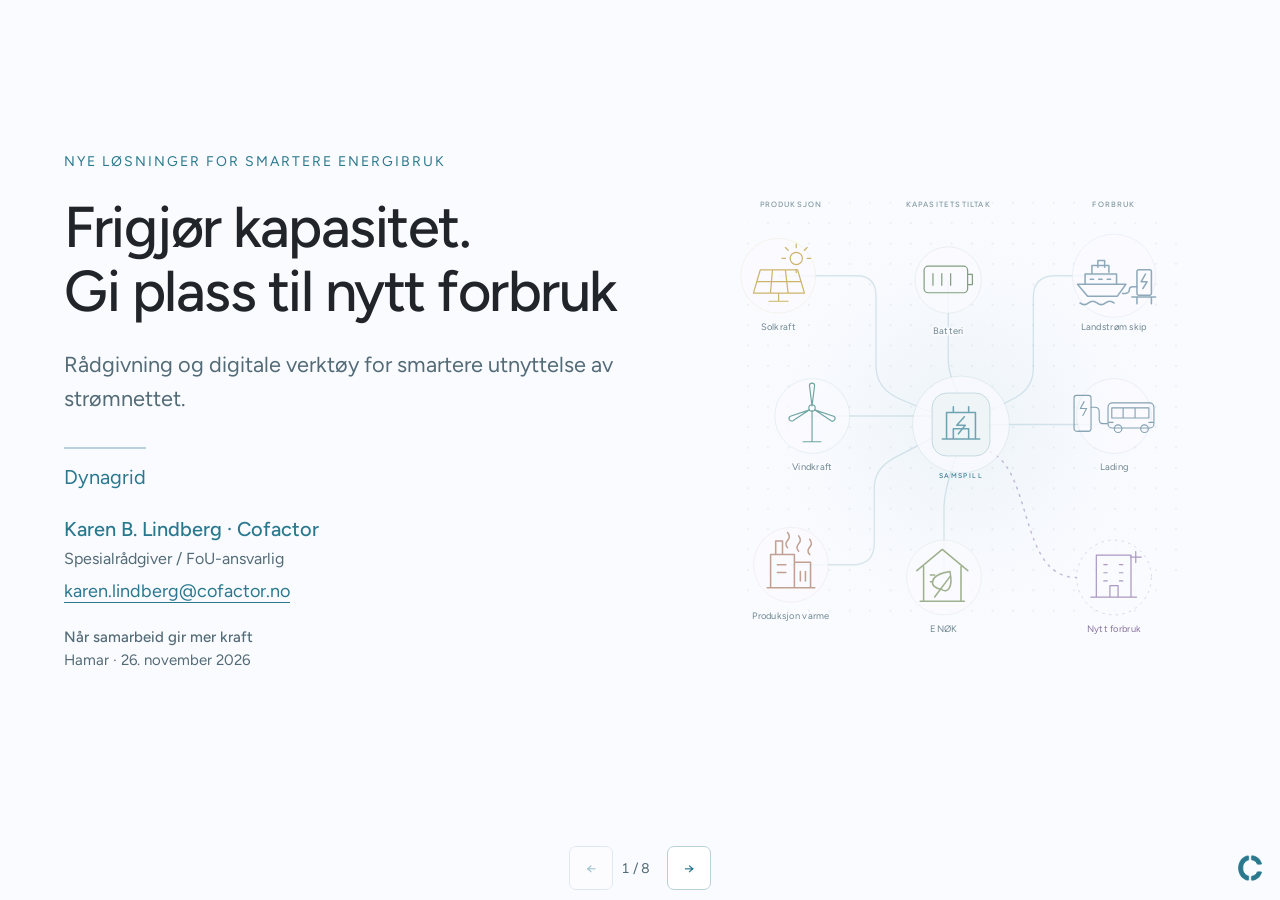
<file: dynagrid-presentasjon-hamar-2026.html>
<!doctype html>
<html lang="nb"><head><meta charset="utf-8"><meta name="viewport" content="width=device-width, initial-scale=1"><meta name="robots" content="noindex"><title>Dynagrid | Presentasjon</title><link rel="icon" href="assets/cofactor-symbol.png"><link rel="stylesheet" href="assets/bootstrap-icons.css"><link rel="stylesheet" href="style.css"><link rel="stylesheet" href="presentation.css?v=27"><script defer src="i18n.js?v=20261125-deck22"></script><script defer src="presentation-demo.js?v=3"></script><script defer src="presentation.js?v=3"></script></head>
<body class="presentation">

<main id="deck">
<section class="slide cover-slide" id="slide-1" aria-labelledby="slide-title-1">
<div class="cover-copy"><p class="deck-eyebrow">Nye løsninger for smartere energibruk</p><h1 id="slide-title-1" tabindex="-1">Frigjør kapasitet.<br><span>Gi plass til nytt forbruk</span></h1><p class="deck-lead">Rådgivning og digitale verktøy for smartere utnyttelse av strømnettet.</p><span class="product-name">Dynagrid</span><div class="presenter-contact"><p>Karen B. Lindberg · Cofactor</p><p class="presenter-role">Spesialrådgiver / FoU-ansvarlig</p><a href="mailto:karen.lindberg@cofactor.no">karen.lindberg@cofactor.no</a></div><div class="presentation-event"><p>Når samarbeid gir mer kraft</p><p>Hamar · 26. november 2026</p></div></div><div class="deck-hero" aria-hidden="true">
<svg viewBox="0 0 600 590" fill="none" xmlns="http://www.w3.org/2000/svg">
<defs><pattern id="energy-dots" width="24" height="24" patternUnits="userSpaceOnUse"><circle cx="1" cy="1" r="1" fill="#2a788e" opacity=".13"/></pattern><radialGradient id="energy-halo"><stop stop-color="#e4eff3" stop-opacity=".7"/><stop offset="1" stop-color="#FAFBFF" stop-opacity="0"/></radialGradient></defs>
<ellipse cx="300" cy="310" rx="295" ry="300" fill="url(#energy-halo)"/>
<rect x="28" y="35" width="544" height="510" rx="100" fill="url(#energy-dots)"/>
<g class="energy-group-labels"><text x="100" y="54">PRODUKSJON</text><text x="285" y="54">KAPASITETSTILTAK</text><text x="480" y="54">FORBRUK</text></g>
<g stroke="#2a788e" stroke-opacity=".17" stroke-width="1.5" stroke-linecap="round" stroke-linejoin="round" fill="none">
<path d="M85 135H177Q200 135 200 159V241Q200 268 228 280L266 296"/>
<path d="M125 300H266"/>
<path d="M100 475H172Q198 475 198 449V384Q198 362 222 349L270 324"/>
<path d="M285 140V234Q285 251 297 274"/>
<path d="M280 490V408Q280 388 294 348"/>
<path d="M334 294 361 280Q385 268 385 244V161Q385 135 411 135H480"/>
<path d="M334 310H480"/>
</g>
<path class="energy-new-demand-link" d="M334 342C385 365 368 490 436 490"/>

<g transform="translate(100 475)" class="energy-node" style="color:#b48a76"><circle r="44" class="node-disc"/>
<g class="node-art"><path d="M-28 27h56M-24 27v-39h28v39M4 27V-3h19v30M-18-12v-16h8v16M-16 0h10m-10 9h10M11 8v11m6-11v11"/><path d="M-4-20c-7-8 7-9 0-18M9-16c-7-8 7-9 0-18M22-12c-7-8 7-9 0-18"/></g>
<text x="0" y="64">Produksjon varme</text></g>
<g transform="translate(125 300)" class="energy-node" style="color:#4b8f8a"><circle r="44" class="node-disc"/>
<g class="node-art" transform="translate(-28 -41) scale(0.75)"><path xmlns="http://www.w3.org/2000/svg" d="M37 46v49M23 95h28M37 39 33 7a4 4 0 0 1 8 0l-4 32ZM33 45 7 62a4 4 0 0 1-4-7l30-10ZM41 45l26 17a4 4 0 0 0 4-7L41 45Z" /><circle xmlns="http://www.w3.org/2000/svg" cx="37" cy="42" r="5" /></g>
<text x="0" y="64">Vindkraft</text></g>
<g transform="translate(480 490)" class="energy-node energy-new-demand" style="color:#9680b3"><circle r="44" class="node-disc"/>
<g class="node-art" transform="translate(-28 -32) scale(0.8)"><path xmlns="http://www.w3.org/2000/svg" d="M9 69V7h51v62M1 69h67M29 69V52h12v17M20 21h5M43 21h5M20 33h5M43 33h5M20 45h5M43 45h5M67 2v16M59 10h16" /></g>
<text x="0" y="64">Nytt forbruk</text></g>
<g transform="translate(480 135)" class="energy-node" style="color:#7496a9"><circle r="49" class="node-disc"/>
<g class="node-art"><path d="M-43 10h57L4 24h-35l-12-14ZM-34 10V-2H3v12M-26-2v-10h20v8M-19-10v-8h8v8M-28 4h4m6 0h4m6 0h4M21 25h28M27 25v8m17-8v8"/><rect x="27" y="-7" width="17" height="30" rx="2"/><path d="m37-2-5 9h7l-5 8M27 13h-5q-4 0-4 4t-8 4M-40 32q5 4 10 0t10 0t10 0t10 0"/></g>
<text x="0" y="64">Landstrøm skip</text></g>
<g transform="translate(480 300)" class="energy-node" style="color:#678c9e"><circle r="44" class="node-disc"/>
<g class="node-art" transform="translate(-47 -28) scale(0.74)"><rect x="0" y="5" width="27" height="57" rx="4"/><path d="M6 62h17M16 15l-6 11h10l-6 11M27 24h6q7 0 7 7v12q0 7 6 7h7"/>
<rect x="54" y="17" width="73" height="40" rx="7"/><path d="M60 25h59v16H60V25ZM78 25v16M97 25v16M119 48h7M55 48h7"/><circle cx="70" cy="58" r="6"/><circle cx="112" cy="58" r="6"/></g>
<text x="0" y="64">Lading</text></g>
<g transform="translate(285 140)" class="energy-node" style="color:#658860"><circle r="39" class="node-disc"/>
<g class="node-art" transform="translate(-30 -25) scale(0.8)"><rect xmlns="http://www.w3.org/2000/svg" x="2" y="11" width="64" height="39" rx="6" /><path xmlns="http://www.w3.org/2000/svg" d="M66 23h7v15h-7M15 22v17M28 22v17M41 22v17" /></g>
<text x="0" y="64">Batteri</text></g>
<g transform="translate(280 490)" class="energy-node" style="color:#889e71"><circle r="44" class="node-disc"/>
<g class="node-art"><path d="m-32-8 30-25L28-8M-24-13v41h44V-13M-28 28h52"/><path d="M-3 14c-15-2-16-17 10-21 4 19-3 26-10 21ZM-11 23 7-1M-16-3h5m-5 8h3"/></g>
<text x="0" y="64">ENØK</text></g>
<g transform="translate(85 135)" class="energy-node" style="color:#c2a34a"><circle r="44" class="node-disc"/>
<g class="node-art" transform="translate(-34 -30) scale(0.8)"><circle xmlns="http://www.w3.org/2000/svg" cx="69" cy="12" r="9" /><path xmlns="http://www.w3.org/2000/svg" d="M69-4v-5M69 28v5M53 12h-5M85 12h5M57 0l-4-4M81 0l4-4" />
 <path xmlns="http://www.w3.org/2000/svg" d="M16 29h55l10 34H6l10-34ZM12 46h64M34 29l-3 34M53 29l4 34M43 63v12M29 75h28" /></g>
<text x="0" y="64">Solkraft</text></g>
<g transform="translate(266 273)" style="color:#2a788e">
<circle cx="34" cy="37" r="57" fill="#FAFBFF" fill-opacity=".8" stroke="currentColor" stroke-opacity=".12"/>
<rect width="68" height="74" rx="17" fill="#eff5f7" stroke="#a8c6d0" stroke-opacity=".7"/>
<g stroke="currentColor" stroke-width="1.8" stroke-linecap="round" stroke-linejoin="round" opacity=".65"><path d="M17 54V23h34v31M12 54h44M25 16v7M43 16v7M25 54V42h18v12M38 28l-9 10h10l-8 10"/></g>
<text x="34" y="100" class="hub-label">SAMSPILL</text></g></svg></div></section>
<section class="slide" id="slide-2" aria-labelledby="slide-title-2" hidden><h2 id="slide-title-2" tabindex="-1">Folkene bak Cofactor</h2><p class="deck-lead">Cofactor AS ble etablert i januar 2025 av tidligere ansatte i Aneo. Vi kombinerer energifaglig rådgivning med forskningsbaserte, datadrevne analyseverktøy.</p><div class="team-grid"><article class="team-member" aria-labelledby="name-petter">
<div class="team-portrait"><img src="assets/team/petter.png" alt="Petter Arnestad" loading="lazy" decoding="async" width="114" height="140"></div>
<div class="team-details"><h3 id="name-petter">Petter Arnestad</h3><p class="team-role">Daglig leder / seniorrådgiver</p><p class="team-bio">Fra idé til gjennomføring av energieffektive bygg, ladeanlegg og fleksible energiløsninger.</p></div>
</article>
<article class="team-member" aria-labelledby="name-karen">
<div class="team-portrait"><img src="assets/team/karen.png" alt="Karen B. Lindberg" loading="lazy" decoding="async" width="114" height="140"></div>
<div class="team-details"><h3 id="name-karen">Karen B. Lindberg</h3><p class="team-role">Spesialrådgiver / FoU-ansvarlig</p><p class="team-bio">Kobler energibruk i bygg med kraftsystemet. Ekspert på lastprofiler og fleksibilitet, med doktorgrad fra NTNU.</p></div>
</article>
<article class="team-member" aria-labelledby="name-alexander">
<div class="team-portrait"><img src="assets/team/alexander.png" alt="Alexander Severinsen" loading="lazy" decoding="async" width="114" height="140"></div>
<div class="team-details"><h3 id="name-alexander">Alexander Severinsen</h3><p class="team-role">Senior dataforsker / teknisk leder</p><p class="team-bio">Utvikler datadrevne energiverktøy. Doktorgrad i maskinlæring og energibruk i bygg.</p></div>
</article>
<article class="team-member" aria-labelledby="name-bryan">
<div class="team-portrait team-portrait-bryan"><img src="assets/team/bryan.webp" alt="Bryan Tancré" loading="lazy" decoding="async" width="114" height="140"></div>
<div class="team-details"><h3 id="name-bryan">Bryan Tancré</h3><p class="team-role">Energioptimalisering</p><p class="team-bio">Utvikler modeller som samordner strøm, varme og lokal produksjon for å frigjøre nettkapasitet.</p></div>
</article></div>
</section>
<section class="slide" id="slide-3" aria-labelledby="slide-title-3" hidden><h2 id="slide-title-3" tabindex="-1">Hvordan får vi plass til nytt forbruk?</h2><p class="deck-lead">Vi hjelper nærings- og industriområder med å planlegge og samordne energibruk, produksjon og fleksibilitet slik at eksisterende nettkapasitet kan utnyttes bedre.</p>
<div class="question-grid"><article><svg class="demand-icons" width="136" height="32" viewBox="0 0 136 32" fill="none" stroke="currentColor" stroke-width="1.6" stroke-linecap="round" stroke-linejoin="round" aria-hidden="true"><g><path d="M2 7h19v17H2zM21 13h7l5 6v5H21M25 13v7h8"/><circle cx="8" cy="25" r="3" fill="#f0f5f7"/><circle cx="27" cy="25" r="3" fill="#f0f5f7"/></g><g transform="translate(50)"><path d="M2 19h30l-6 9H9zM8 19V9h16v10M13 9V4h6v5M12 13h2m5 0h2M1 30q4-3 8 0t8 0t8 0t8 0"/></g><g transform="translate(102)"><path d="M2 28V14l10-6v6l10-6v20H2M24 28h7L29 3h-4l-1 25M7 21h2m7 0h2"/></g></svg><h3>Nytt behov</h3><p>Lading av lastebiler og busser, landstrøm til skip og elektrifisering av industriprosesser.</p></article><article><svg class="capacity-figure" width="136" height="32" viewBox="0 0 136 32" fill="none" stroke="currentColor" stroke-width="1.6" stroke-linecap="round" stroke-linejoin="round" aria-hidden="true"><path d="M3 2v28h130" opacity=".3"/><path d="M6 14h126" stroke-dasharray="4 4" opacity=".65"/><path d="M52 14C57 8 60 3 66 3s10 5 16 11Z" fill="currentColor" fill-opacity=".15" stroke="none"/><path d="M7 26C17 26 20 22 29 23s14 1 23-9C57 8 60 3 66 3s10 5 16 11c8 9 13 10 22 8s17 3 27 3"/><circle cx="66" cy="3" r="2.2" fill="currentColor" stroke="none"/></svg><h3>Begrenset kapasitet</h3><p>Det er de travleste timene som utfordrer nettet.</p></article><article><i class="bi bi-sliders" aria-hidden="true"></i><h3>Et bedre beslutningsgrunnlag</h3><p>Hva kan flyttes, produseres lokalt eller dekkes med batteri?</p></article></div></section>
<section class="slide demo-slide" id="slide-4" aria-labelledby="slide-title-4" hidden><h2 id="slide-title-4" tabindex="-1">Energi i samspill</h2><p class="deck-lead">Hvilket tiltak ville dere undersøkt først?</p><div class="scene">
<svg class="connections" viewBox="0 0 1160 500" preserveAspectRatio="none" aria-hidden="true"><defs><linearGradient id="flow"><stop stop-color="#43AAC7"/><stop offset="1" stop-color="#2a788e"/></linearGradient></defs><g id="wires"></g></svg>
<section class="sources" aria-label="Datakilder">
<div class="column-label">DINE DATA OG RESSURSER</div>
<div class="source" data-index="0"><span class="icon"><svg viewBox="0 0 32 32" aria-hidden="true"><path d="M11 3v7M21 3v7M8 10h16v5a8 8 0 0 1-16 0v-5ZM16 23v3a3 3 0 0 0 3 3h4"/></svg></span><div><strong>Strømforbruk</strong></div><span class="port"></span></div>
<div class="source" data-index="1"><span class="icon">≋</span><div><strong>Fjernvarme</strong></div><span class="port"></span></div>
<button type="button" class="source asset" data-index="2" data-asset="solar" aria-pressed="false"><span class="icon">☼</span><span class="source-text"><strong>Solkraft</strong></span><span class="port"></span><span class="toggle" aria-hidden="true"></span></button>
<button type="button" class="source asset" data-index="3" data-asset="wind" aria-pressed="false"><span class="icon"><svg viewBox="0 0 32 32" aria-hidden="true"><path d="M16 15.5V29M11 29h10M16 12.5 14.3 3a1.7 1.7 0 0 1 3.4 0L16 12.5ZM14.7 14.8l-8.2 5a1.7 1.7 0 0 1-1.7-2.9l9.9-2.1ZM17.3 14.8l8.2 5a1.7 1.7 0 0 0 1.7-2.9l-9.9-2.1Z"/><circle cx="16" cy="14" r="2"/></svg></span><span class="source-text"><strong>Vindkraft</strong></span><span class="port"></span><span class="toggle" aria-hidden="true"></span></button>
<button type="button" class="source asset" data-index="4" data-asset="battery" aria-pressed="false"><span class="icon"><svg viewBox="0 0 32 32" aria-hidden="true"><rect x="3" y="8" width="24" height="16" rx="3"/><path d="M27 13h2v6h-2M8 13v6M13 13v6M18 13v6"/></svg></span><span class="source-text"><strong>Batterier</strong></span><span class="port"></span><span class="toggle" aria-hidden="true"></span></button>
<button type="button" class="source asset" data-index="5" data-asset="flex" aria-pressed="false"><span class="icon">⇄</span><span class="source-text"><strong>Fleksibilitet</strong></span><span class="port"></span><span class="toggle" aria-hidden="true"></span></button>
</section>
<section class="optimizer" aria-label="Optimering"><div class="core-wrap"><div class="ring ring-outer"></div><div class="ring ring-inner"></div><div class="core"><img class="cofactor-symbol" src="assets/cofactor-symbol.png" alt="Cofactor" decoding="async"></div></div><h2>Optimering</h2><p id="engine-copy">Velg ressurser</p><div class="thinking"><i></i><i></i><i></i></div></section>
<section class="result" aria-label="Illustrasjon av redusert effektuttak"><p class="peak-readout"><span>Effekttopp</span><strong id="peak-value">840 kW</strong></p><div class="chart-wrap"><svg id="chart" width="420" height="240" viewBox="0 0 420 240" role="img" aria-label="Timebasert effektuttak gjennom et døgn: opprinnelige søyler bak optimerte søyler, med en effektgrense på 550 kW"><g class="grid"><path d="M14 55H410M14 105H410M14 155H410M14 205H410"/></g><g id="original-bars" fill="#81939c" fill-opacity="1"><rect x="16.25" y="142.67" width="12" height="62.33" rx="2"></rect><rect x="32.75" y="147.39" width="12" height="57.61" rx="2"></rect><rect x="49.25" y="150.22" width="12" height="54.78" rx="2"></rect><rect x="65.75" y="148.33" width="12" height="56.67" rx="2"></rect><rect x="82.25" y="140.78" width="12" height="64.22" rx="2"></rect><rect x="98.75" y="123.78" width="12" height="81.22" rx="2"></rect><rect x="115.25" y="87.89" width="12" height="117.11" rx="2"></rect><rect x="131.75" y="55.78" width="12" height="149.22" rx="2"></rect><rect x="148.25" y="46.33" width="12" height="158.67" rx="2"></rect><rect x="164.75" y="59.56" width="12" height="145.44" rx="2"></rect><rect x="181.25" y="76.56" width="12" height="128.44" rx="2"></rect><rect x="197.75" y="87.89" width="12" height="117.11" rx="2"></rect><rect x="214.25" y="89.78" width="12" height="115.22" rx="2"></rect><rect x="230.75" y="82.22" width="12" height="122.78" rx="2"></rect><rect x="247.25" y="65.22" width="12" height="139.78" rx="2"></rect><rect x="263.75" y="50.11" width="12" height="154.89" rx="2"></rect><rect x="280.25" y="57.67" width="12" height="147.33" rx="2"></rect><rect x="296.75" y="76.56" width="12" height="128.44" rx="2"></rect><rect x="313.25" y="95.44" width="12" height="109.56" rx="2"></rect><rect x="329.75" y="116.22" width="12" height="88.78" rx="2"></rect><rect x="346.25" y="127.56" width="12" height="77.44" rx="2"></rect><rect x="362.75" y="135.11" width="12" height="69.89" rx="2"></rect><rect x="379.25" y="138.89" width="12" height="66.11" rx="2"></rect><rect x="395.75" y="142.67" width="12" height="62.33" rx="2"></rect></g><g id="optimized-bars" visibility="hidden" fill="#2a788e" fill-opacity="1"><rect x="18.25" y="142.67" width="8" height="62.33" rx="2"><title>00:00–01:00 · Opprinnelig: 330 kW · Optimert: 330 kW</title></rect><rect x="34.75" y="147.39" width="8" height="57.61" rx="2"><title>01:00–02:00 · Opprinnelig: 305 kW · Optimert: 305 kW</title></rect><rect x="51.25" y="150.22" width="8" height="54.78" rx="2"><title>02:00–03:00 · Opprinnelig: 290 kW · Optimert: 290 kW</title></rect><rect x="67.75" y="148.33" width="8" height="56.67" rx="2"><title>03:00–04:00 · Opprinnelig: 300 kW · Optimert: 300 kW</title></rect><rect x="84.25" y="140.78" width="8" height="64.22" rx="2"><title>04:00–05:00 · Opprinnelig: 340 kW · Optimert: 340 kW</title></rect><rect x="100.75" y="123.78" width="8" height="81.22" rx="2"><title>05:00–06:00 · Opprinnelig: 430 kW · Optimert: 430 kW</title></rect><rect x="117.25" y="87.89" width="8" height="117.11" rx="2"><title>06:00–07:00 · Opprinnelig: 620 kW · Optimert: 620 kW</title></rect><rect x="133.75" y="55.78" width="8" height="149.22" rx="2"><title>07:00–08:00 · Opprinnelig: 790 kW · Optimert: 790 kW</title></rect><rect x="150.25" y="46.33" width="8" height="158.67" rx="2"><title>08:00–09:00 · Opprinnelig: 840 kW · Optimert: 840 kW</title></rect><rect x="166.75" y="59.56" width="8" height="145.44" rx="2"><title>09:00–10:00 · Opprinnelig: 770 kW · Optimert: 770 kW</title></rect><rect x="183.25" y="76.56" width="8" height="128.44" rx="2"><title>10:00–11:00 · Opprinnelig: 680 kW · Optimert: 680 kW</title></rect><rect x="199.75" y="87.89" width="8" height="117.11" rx="2"><title>11:00–12:00 · Opprinnelig: 620 kW · Optimert: 620 kW</title></rect><rect x="216.25" y="89.78" width="8" height="115.22" rx="2"><title>12:00–13:00 · Opprinnelig: 610 kW · Optimert: 610 kW</title></rect><rect x="232.75" y="82.22" width="8" height="122.78" rx="2"><title>13:00–14:00 · Opprinnelig: 650 kW · Optimert: 650 kW</title></rect><rect x="249.25" y="65.22" width="8" height="139.78" rx="2"><title>14:00–15:00 · Opprinnelig: 740 kW · Optimert: 740 kW</title></rect><rect x="265.75" y="50.11" width="8" height="154.89" rx="2"><title>15:00–16:00 · Opprinnelig: 820 kW · Optimert: 820 kW</title></rect><rect x="282.25" y="57.67" width="8" height="147.33" rx="2"><title>16:00–17:00 · Opprinnelig: 780 kW · Optimert: 780 kW</title></rect><rect x="298.75" y="76.56" width="8" height="128.44" rx="2"><title>17:00–18:00 · Opprinnelig: 680 kW · Optimert: 680 kW</title></rect><rect x="315.25" y="95.44" width="8" height="109.56" rx="2"><title>18:00–19:00 · Opprinnelig: 580 kW · Optimert: 580 kW</title></rect><rect x="331.75" y="116.22" width="8" height="88.78" rx="2"><title>19:00–20:00 · Opprinnelig: 470 kW · Optimert: 470 kW</title></rect><rect x="348.25" y="127.56" width="8" height="77.44" rx="2"><title>20:00–21:00 · Opprinnelig: 410 kW · Optimert: 410 kW</title></rect><rect x="364.75" y="135.11" width="8" height="69.89" rx="2"><title>21:00–22:00 · Opprinnelig: 370 kW · Optimert: 370 kW</title></rect><rect x="381.25" y="138.89" width="8" height="66.11" rx="2"><title>22:00–23:00 · Opprinnelig: 350 kW · Optimert: 350 kW</title></rect><rect x="397.75" y="142.67" width="8" height="62.33" rx="2"><title>23:00–24:00 · Opprinnelig: 330 kW · Optimert: 330 kW</title></rect></g><g id="limit"><path d="M14 101.1H410"/><text x="409" y="89" text-anchor="end">Effektgrense</text></g><text x="14" y="231" class="axis">00:00</text><text x="212" y="231" text-anchor="middle" class="axis">12:00</text><text x="410" y="231" text-anchor="end" class="axis">24:00</text></svg></div><div class="legend"><span><i></i>Opprinnelig</span><span class="optimized-legend" hidden><i></i>Optimert</span></div></section>
</div>
<p id="selection-status" class="sr-only" aria-live="polite"></p>
</section>
<section class="slide optimisation-slide" id="slide-5" aria-labelledby="slide-title-5" hidden><h2 id="slide-title-5" tabindex="-1">Fra enkeltstående tiltak til optimert samspill</h2><p class="deck-lead">Fra automatisert datainnhenting til tiltak som virker sammen.</p>
<div class="optimisation-story"><ol class="analysis-steps"><li><h3>Samle data automatisk</h3><p>Forbruksdata fra Elhub, fjernvarmeleverandører og EOS, inkludert undermålere, samt værdata.</p></li><li><h3>Forstå den felles effekttoppen</h3><p>Se når toppen oppstår, og hvem som bidrar.</p></li><li><h3>Undersøk tiltak hver for seg</h3><p>Se effekten av sol, vind, batteri og fleksibilitet.</p></li><li><h3>Optimer tiltakene sammen</h3><p>Samordne fleksibilitet, lokal produksjon og batteri.</p></li></ol><aside class="optimisation-focus"><h3>Når bør vi produsere, lagre og bruke energien?</h3><p>Dynagrid optimerer samspillet for å redusere den felles effekttoppen.</p><div class="coordination-labels"><span>Lokal produksjon</span><span>Lagring</span><span>Fleksibelt forbruk</span></div><p>Flytt forbruk. Bruk batteriet til riktig tid. Utnytt lokal produksjon.</p></aside></div></section>
<section class="slide product-overview-slide" id="slide-6" aria-labelledby="slide-title-6" hidden><h2 id="slide-title-6" tabindex="-1">Ett verktøy – fra oversikt til optimering</h2><div class="product-overview-grid"><article class="product-overview-card"><header><span class="product-step" aria-hidden="true">1</span><h3>Lastanalyser</h3></header><div class="load-analysis-figure" aria-hidden="true"><svg viewBox="0 0 600 300" fill="none" xmlns="http://www.w3.org/2000/svg"><rect x="1" y="1" width="598" height="298" rx="8" fill="#fafbff" stroke="#91afbc"/><path d="M1 25h598M118 25v274" stroke="#91afbc"/><g font-family="Figtree,sans-serif" font-size="10" fill="#385663"><text x="12" y="17" fill="#2a788e" font-size="13" font-weight="600">cofactor</text><text x="130" y="17">Lastanalyser</text><text x="211" y="17">Nytt forbruk</text><text x="288" y="17">Tiltaksregister</text><text x="379" y="17">Tiltaksoptimering</text></g><path d="M130 24h65" stroke="#2a788e" stroke-width="2"/><rect x="5" y="33" width="108" height="27" rx="3" fill="#e5f0f3"/><circle cx="14" cy="46" r="3" stroke="#2a788e"/><text x="24" y="49" font-family="Figtree,sans-serif" font-size="10" fill="#385663">Forbruksdata</text><path d="M101 45l3 3 3-3" stroke="#78949f"/><rect x="5" y="65" width="108" height="27" rx="3" fill="#f4f7f9"/><circle cx="14" cy="78" r="3" stroke="#2a788e"/><text x="24" y="81" font-family="Figtree,sans-serif" font-size="10" fill="#385663">Nytt forbruk</text><path d="M101 77l3 3 3-3" stroke="#78949f"/><rect x="5" y="97" width="108" height="27" rx="3" fill="#f4f7f9"/><circle cx="14" cy="110" r="3" stroke="#2a788e"/><text x="24" y="113" font-family="Figtree,sans-serif" font-size="10" fill="#385663">Tiltak</text><path d="M101 109l3 3 3-3" stroke="#78949f"/><rect x="5" y="129" width="108" height="27" rx="3" fill="#f4f7f9"/><circle cx="14" cy="142" r="3" stroke="#2a788e"/><text x="24" y="145" font-family="Figtree,sans-serif" font-size="10" fill="#385663">Oppvarmingsbehov</text><path d="M101 141l3 3 3-3" stroke="#78949f"/><rect x="5" y="161" width="108" height="27" rx="3" fill="#f4f7f9"/><circle cx="14" cy="174" r="3" stroke="#2a788e"/><text x="24" y="177" font-family="Figtree,sans-serif" font-size="10" fill="#385663">Kapasitet</text><path d="M101 173l3 3 3-3" stroke="#78949f"/><rect x="130" y="36" width="222" height="112" rx="5" fill="white" stroke="#91afbc"/><text x="139" y="51" font-family="Figtree,sans-serif" font-size="10" fill="#244f60">Aggregert statistikk</text><path d="M130 59h222" stroke="#d3e1e8"/><path d="M138 77h206" stroke="#edf2f5"/><rect x="140" y="68" width="48" height="3" rx="1.5" fill="#91afbc"/><rect x="204" y="68" width="65" height="3" rx="1.5" fill="#d3e1e8"/><rect x="285" y="68" width="43" height="3" rx="1.5" fill="#d3e1e8"/><path d="M138 92h206" stroke="#edf2f5"/><rect x="140" y="83" width="48" height="3" rx="1.5" fill="#91afbc"/><rect x="204" y="83" width="65" height="3" rx="1.5" fill="#d3e1e8"/><rect x="285" y="83" width="43" height="3" rx="1.5" fill="#d3e1e8"/><path d="M138 107h206" stroke="#edf2f5"/><rect x="140" y="98" width="48" height="3" rx="1.5" fill="#91afbc"/><rect x="204" y="98" width="65" height="3" rx="1.5" fill="#d3e1e8"/><rect x="285" y="98" width="43" height="3" rx="1.5" fill="#d3e1e8"/><path d="M138 122h206" stroke="#edf2f5"/><rect x="140" y="113" width="48" height="3" rx="1.5" fill="#91afbc"/><rect x="204" y="113" width="65" height="3" rx="1.5" fill="#d3e1e8"/><rect x="285" y="113" width="43" height="3" rx="1.5" fill="#d3e1e8"/><path d="M138 137h206" stroke="#edf2f5"/><rect x="140" y="128" width="48" height="3" rx="1.5" fill="#91afbc"/><rect x="204" y="128" width="65" height="3" rx="1.5" fill="#d3e1e8"/><rect x="285" y="128" width="43" height="3" rx="1.5" fill="#d3e1e8"/><rect x="364" y="36" width="224" height="112" rx="5" fill="#e2ece7" stroke="#91afbc"/><path d="M491 37c-39 16-12 39-42 57s-30 38-21 53h159V37" fill="#c9e0e9"/><g stroke="#fafbff" stroke-width="4"><path d="M372 55l74 78M374 119l105-72M405 38l-17 109"/></g><g fill="#b9ccc5" stroke="#9eb9b1"><path d="M389 61l18-10 13 14-18 11zM411 89l21-12 13 14-22 12zM374 96l14-8 8 12-15 8zM440 116l23-12 10 10-23 12z"/></g><path d="M402 71c-3-4-7-7-7-12a7 7 0 0 1 14 0c0 5-4 8-7 12Z" fill="#2a788e" stroke="white"/><circle cx="402" cy="59" r="2" fill="white"/><path d="M426 97c-3-4-7-7-7-12a7 7 0 0 1 14 0c0 5-4 8-7 12Z" fill="#a37b55" stroke="white"/><circle cx="426" cy="85" r="2" fill="white"/><path d="M389 110c-3-4-7-7-7-12a7 7 0 0 1 14 0c0 5-4 8-7 12Z" fill="#2a788e" stroke="white"/><circle cx="389" cy="98" r="2" fill="white"/><path d="M449 127c-3-4-7-7-7-12a7 7 0 0 1 14 0c0 5-4 8-7 12Z" fill="#2a788e" stroke="white"/><circle cx="449" cy="115" r="2" fill="white"/><path d="M465 86c-3-4-7-7-7-12a7 7 0 0 1 14 0c0 5-4 8-7 12Z" fill="#a37b55" stroke="white"/><circle cx="465" cy="74" r="2" fill="white"/><rect x="130" y="158" width="458" height="130" rx="5" fill="white" stroke="#91afbc"/><path d="M130 179h458" stroke="#d3e1e8"/><g font-family="Figtree,sans-serif" font-size="9" fill="#2a788e"><text x="139" y="172">Forbruk/produksjon</text><text x="233" y="172">Makslaster måned</text><text x="323" y="172">Dag/time</text><text x="380" y="172">Varighetskurve</text><text x="462" y="172">ET-kurve</text></g><path d="M137 179h84" stroke="#2a788e" stroke-width="2"/><path d="M148 197h424M148 219h424M148 241h424M148 263h424" stroke="#edf2f5"/><polyline points="148.0,222.0 150.4,221.3 152.7,231.7 155.1,219.0 157.5,229.4 159.8,216.7 162.2,227.0 164.6,214.4 166.9,224.7 169.3,222.9 171.7,222.2 174.1,232.5 176.4,219.7 178.8,229.9 181.2,217.2 183.5,227.3 185.9,237.5 188.3,224.6 190.6,222.8 193.0,221.9 195.4,231.9 197.7,219.0 200.1,229.0 202.5,239.0 204.8,226.0 207.2,235.9 209.6,222.8 212.0,220.7 214.3,219.6 216.7,229.5 219.1,216.3 221.4,226.1 223.8,235.9 226.2,222.7 228.5,232.5 230.9,219.2 233.3,216.9 235.6,215.6 238.0,225.3 240.4,235.0 242.7,221.7 245.1,231.3 247.5,218.0 249.9,227.7 252.2,214.3 254.6,212.0 257.0,233.6 259.3,220.3 261.7,229.9 264.1,216.6 266.4,226.2 268.8,212.9 271.2,222.6 273.5,209.3 275.9,207.0 278.3,228.7 280.6,215.5 283.0,225.2 285.4,212.0 287.8,221.8 290.1,208.6 292.5,218.5 294.9,228.3 297.2,203.2 299.6,225.1 302.0,212.1 304.3,222.0 306.7,209.0 309.1,219.0 311.4,229.0 313.8,216.1 316.2,226.2 318.5,201.3 320.9,223.4 323.3,210.5 325.7,220.7 328.0,207.9 330.4,218.1 332.8,228.3 335.1,215.6 337.5,225.8 339.9,201.1 342.2,223.4 344.6,210.7 347.0,221.0 349.3,231.4 351.7,218.7 354.1,229.0 356.4,216.4 358.8,226.7 361.2,202.1 363.6,224.4 365.9,234.8 368.3,222.1 370.7,232.5 373.0,219.8 375.4,230.1 377.8,217.4 380.1,227.7 382.5,203.0 384.9,225.3 387.2,235.5 389.6,222.8 392.0,233.0 394.3,220.2 396.7,230.4 399.1,217.5 401.5,227.7 403.8,225.8 406.2,224.9 408.6,234.9 410.9,222.0 413.3,232.0 415.7,219.0 418.0,229.0 420.4,238.9 422.8,225.8 425.1,223.7 427.5,222.6 429.9,232.4 432.2,219.3 434.6,229.1 437.0,215.9 439.4,225.6 441.7,235.4 444.1,222.1 446.5,219.8 448.8,218.5 451.2,228.2 453.6,214.9 455.9,224.6 458.3,234.3 460.7,220.9 463.0,230.6 465.4,217.2 467.8,214.9 470.1,213.5 472.5,223.2 474.9,232.8 477.3,219.5 479.6,229.2 482.0,215.8 484.4,225.5 486.7,212.2 489.1,210.0 491.5,208.7 493.8,218.4 496.2,228.2 498.6,215.0 500.9,224.8 503.3,211.6 505.7,221.4 508.0,208.3 510.4,206.2 512.8,228.1 515.2,215.1 517.5,225.0 519.9,212.0 522.3,222.0 524.6,209.0 527.0,219.1 529.4,229.2 531.7,204.3 534.1,226.4 536.5,213.6 538.8,223.7 541.2,210.9 543.6,221.2 545.9,208.4 548.3,218.6 550.7,228.9 553.1,204.2 555.4,226.5 557.8,213.8 560.2,224.1 562.5,211.4 564.9,221.8 567.3,232.1 569.6,219.5 572.0,229.8" stroke="#2a788e" stroke-width="1.2" stroke-linejoin="round"/><polyline points="148.0,257.0 150.4,251.5 152.7,256.3 155.1,250.8 157.5,255.7 159.8,250.2 162.2,255.0 164.6,249.5 166.9,254.3 169.3,259.0 171.7,253.5 174.1,258.2 176.4,252.6 178.8,257.3 181.2,251.7 183.5,256.4 185.9,261.1 188.3,255.3 190.6,260.0 193.0,254.2 195.4,258.8 197.7,253.0 200.1,257.5 202.5,262.0 204.8,256.1 207.2,260.6 209.6,254.6 212.0,259.0 214.3,253.1 216.7,257.4 219.1,251.4 221.4,255.7 223.8,260.0 226.2,253.9 228.5,258.2 230.9,252.1 233.3,256.3 235.6,250.2 238.0,254.4 240.4,258.6 242.7,252.4 245.1,256.5 247.5,250.4 249.9,254.5 252.2,248.3 254.6,252.5 257.0,256.6 259.3,250.4 261.7,254.6 264.1,248.4 266.4,252.5 268.8,246.4 271.2,250.6 273.5,244.4 275.9,248.6 278.3,252.8 280.6,246.7 283.0,251.0 285.4,244.9 287.8,249.2 290.1,243.2 292.5,247.5 294.9,251.9 297.2,245.9 299.6,250.3 302.0,244.4 304.3,248.9 306.7,243.0 309.1,247.5 311.4,252.0 313.8,246.2 316.2,250.8 318.5,245.1 320.9,249.7 323.3,244.0 325.7,248.7 328.0,243.0 330.4,247.7 332.8,252.4 335.1,246.8 337.5,251.6 339.9,246.0 342.2,250.8 344.6,245.3 347.0,250.1 349.3,254.9 351.7,249.4 354.1,254.2 356.4,248.7 358.8,253.6 361.2,248.1 363.6,252.9 365.9,257.8 368.3,252.3 370.7,257.1 373.0,251.6 375.4,256.4 377.8,250.9 380.1,255.7 382.5,250.1 384.9,254.9 387.2,259.6 389.6,254.0 392.0,258.7 394.3,253.1 396.7,257.8 399.1,252.1 401.5,256.7 403.8,261.3 406.2,255.6 408.6,260.1 410.9,254.3 413.3,258.8 415.7,253.0 418.0,257.5 420.4,261.9 422.8,256.0 425.1,260.4 427.5,254.4 429.9,258.7 432.2,252.7 434.6,257.0 437.0,251.0 439.4,255.2 441.7,259.5 444.1,253.4 446.5,257.6 448.8,251.4 451.2,255.6 453.6,249.5 455.9,253.6 458.3,257.8 460.7,251.6 463.0,255.8 465.4,249.6 467.8,253.7 470.1,247.5 472.5,251.7 474.9,255.8 477.3,249.6 479.6,253.8 482.0,247.6 484.4,251.8 486.7,245.7 489.1,249.9 491.5,243.8 493.8,248.0 496.2,252.3 498.6,246.2 500.9,250.5 503.3,244.5 505.7,248.8 508.0,242.9 510.4,247.3 512.8,251.7 515.2,245.8 517.5,250.2 519.9,244.4 522.3,248.9 524.6,243.0 527.0,247.6 529.4,252.2 531.7,246.4 534.1,251.1 536.5,245.4 538.8,250.0 541.2,244.4 543.6,249.1 545.9,243.5 548.3,248.2 550.7,253.0 553.1,247.4 555.4,252.2 557.8,246.7 560.2,251.5 562.5,246.0 564.9,250.8 567.3,255.7 569.6,250.2 572.0,255.0" stroke="#a37b55" stroke-width="1.2" stroke-linejoin="round"/><g font-family="Figtree,sans-serif" font-size="9" fill="#385663"><path d="M151 278h14" stroke="#2a788e" stroke-width="2"/><text x="170" y="281">Elektrisitet</text><path d="M237 278h14" stroke="#a37b55" stroke-width="2"/><text x="256" y="281">Fjernvarme</text></g></svg></div><p>Se energibruk, effekttopper og bidrag fra hver aktør.</p></article><article class="product-overview-card"><header><span class="product-step" aria-hidden="true">2</span><h3>Nytt forbruk</h3></header><div class="load-analysis-figure" aria-hidden="true"><svg viewBox="0 0 600 300" fill="none" xmlns="http://www.w3.org/2000/svg"><rect x="1" y="1" width="598" height="298" rx="8" fill="#fafbff" stroke="#91afbc"/><path d="M1 25h598" stroke="#91afbc"/><text x="12" y="17" font-family="Figtree,sans-serif" font-size="13" fill="#385663">cofactor</text><text x="130" y="17" font-family="Figtree,sans-serif" font-size="10" fill="#385663">Lastanalyser</text><text x="211" y="17" font-family="Figtree,sans-serif" font-size="10" fill="#385663">Nytt forbruk</text><text x="288" y="17" font-family="Figtree,sans-serif" font-size="10" fill="#385663">Tiltaksregister</text><text x="379" y="17" font-family="Figtree,sans-serif" font-size="10" fill="#385663">Tiltaksoptimering</text><path d="M211 24h64" stroke="#2a788e" stroke-width="2"/><rect x="10" y="36" width="282" height="252" rx="5" fill="white" stroke="#91afbc"/><rect x="304" y="36" width="286" height="252" rx="5" fill="white" stroke="#91afbc"/><path d="M10 59h282M304 59h286" stroke="#d3e1e8"/><text x="18" y="50" font-family="Figtree,sans-serif" font-size="10" fill="#385663">Registrer nytt forbruk</text><text x="160" y="50" font-family="Figtree,sans-serif" font-size="9" fill="#385663">Syntetisk</text><text x="207" y="50" font-family="Figtree,sans-serif" font-size="9" fill="#385663">Beregnet</text><text x="252" y="50" font-family="Figtree,sans-serif" font-size="9" fill="#385663">Importer</text><text x="314" y="50" font-family="Figtree,sans-serif" font-size="10" fill="#385663">Registrert nytt forbruk</text><path d="M204 58h42" stroke="#2a788e" stroke-width="2"/><text x="20" y="75" font-family="Figtree,sans-serif" font-size="9" fill="#385663">Navn</text><rect x="20" y="80" width="150" height="17" rx="2" fill="#f4f7f9" stroke="#d3e1e8"/><path d="M27 88h67.5" stroke="#91afbc" stroke-width="2"/><text x="183" y="75" font-family="Figtree,sans-serif" font-size="9" fill="#385663">År</text><rect x="183" y="80" width="96" height="17" rx="2" fill="#f4f7f9" stroke="#d3e1e8"/><path d="M190 88h43.2" stroke="#91afbc" stroke-width="2"/><text x="20" y="111" font-family="Figtree,sans-serif" font-size="9" fill="#385663">Lokasjon</text><rect x="20" y="116" width="150" height="17" rx="2" fill="#f4f7f9" stroke="#d3e1e8"/><path d="M27 124h67.5" stroke="#91afbc" stroke-width="2"/><text x="183" y="111" font-family="Figtree,sans-serif" font-size="9" fill="#385663">Årsforbruk</text><rect x="183" y="116" width="96" height="17" rx="2" fill="#f4f7f9" stroke="#d3e1e8"/><path d="M190 124h43.2" stroke="#91afbc" stroke-width="2"/><text x="20" y="149" font-family="Figtree,sans-serif" font-size="10" fill="#385663">Månedsforbruk</text><rect x="22" y="157" width="16" height="34" rx="2" fill="#8eacc0"/><rect x="43" y="160" width="16" height="31" rx="2" fill="#8eacc0"/><rect x="64" y="162" width="16" height="29" rx="2" fill="#8eacc0"/><rect x="85" y="168" width="16" height="23" rx="2" fill="#8eacc0"/><rect x="106" y="171" width="16" height="20" rx="2" fill="#8eacc0"/><rect x="127" y="173" width="16" height="18" rx="2" fill="#8eacc0"/><rect x="148" y="173" width="16" height="18" rx="2" fill="#8eacc0"/><rect x="169" y="173" width="16" height="18" rx="2" fill="#8eacc0"/><rect x="190" y="171" width="16" height="20" rx="2" fill="#8eacc0"/><rect x="211" y="168" width="16" height="23" rx="2" fill="#8eacc0"/><rect x="232" y="164" width="16" height="27" rx="2" fill="#8eacc0"/><rect x="253" y="161" width="16" height="30" rx="2" fill="#8eacc0"/><path d="M20 192h260" stroke="#d3e1e8"/><text x="20" y="208" font-family="Figtree,sans-serif" font-size="10" fill="#385663">Døgnprofil</text><path d="M22 250v-9h44l20-9 17-14h105l18 15 16 8h34v9Z" fill="#e5f0f3"/><path d="M22 241h44l20-9 17-14h105l18 15 16 8h34" stroke="#2a788e" stroke-width="1.6"/><path d="M22 250h254" stroke="#d3e1e8"/><rect x="20" y="262" width="92" height="17" rx="3" fill="#2a788e"/><rect x="120" y="262" width="108" height="17" rx="3" fill="#e5f0f3"/><text x="28" y="274" font-family="Figtree,sans-serif" font-size="9" fill="white">Beregn forbruk</text><text x="129" y="274" font-family="Figtree,sans-serif" font-size="9" fill="#385663">Lagre nytt forbruk</text><text x="315" y="77" font-family="Figtree,sans-serif" font-size="9" fill="#385663">Navn</text><text x="418" y="77" font-family="Figtree,sans-serif" font-size="9" fill="#385663">Kilde</text><text x="487" y="77" font-family="Figtree,sans-serif" font-size="9" fill="#385663">Forbruk</text><text x="542" y="77" font-family="Figtree,sans-serif" font-size="9" fill="#385663">Makslast</text><path d="M314 117h266" stroke="#e6edf1"/><text x="315" y="103" font-family="Figtree,sans-serif" font-size="10" fill="#385663">Lading</text><rect x="415" y="93" width="53" height="15" rx="7" fill="#edf4f6"/><text x="421" y="103" font-family="Figtree,sans-serif" font-size="9" fill="#385663">Beregnet</text><path d="M492 100h25M547 100h25" stroke="#91afbc" stroke-width="3"/><path d="M314 152h266" stroke="#e6edf1"/><text x="315" y="138" font-family="Figtree,sans-serif" font-size="10" fill="#385663">Landstrøm</text><rect x="415" y="128" width="53" height="15" rx="7" fill="#edf4f6"/><text x="421" y="138" font-family="Figtree,sans-serif" font-size="9" fill="#385663">Beregnet</text><path d="M492 135h25M547 135h25" stroke="#91afbc" stroke-width="3"/><path d="M314 187h266" stroke="#e6edf1"/><text x="315" y="173" font-family="Figtree,sans-serif" font-size="10" fill="#385663">Industriprosess</text><rect x="415" y="163" width="53" height="15" rx="7" fill="#edf4f6"/><text x="421" y="173" font-family="Figtree,sans-serif" font-size="9" fill="#385663">Beregnet</text><path d="M492 170h25M547 170h25" stroke="#91afbc" stroke-width="3"/></svg></div><p>Legg til nytt forbruk og se hvordan lastprofilen endres.</p></article><article class="product-overview-card"><header><span class="product-step" aria-hidden="true">3</span><h3>Tiltaksregister</h3></header><div class="load-analysis-figure" aria-hidden="true"><svg viewBox="0 0 600 300" fill="none" xmlns="http://www.w3.org/2000/svg"><rect x="1" y="1" width="598" height="298" rx="8" fill="#fafbff" stroke="#91afbc"/><path d="M1 25h598" stroke="#91afbc"/><text x="12" y="17" font-family="Figtree,sans-serif" font-size="13" fill="#385663">cofactor</text><text x="130" y="17" font-family="Figtree,sans-serif" font-size="10" fill="#385663">Lastanalyser</text><text x="211" y="17" font-family="Figtree,sans-serif" font-size="10" fill="#385663">Nytt forbruk</text><text x="288" y="17" font-family="Figtree,sans-serif" font-size="10" fill="#385663">Tiltaksregister</text><text x="379" y="17" font-family="Figtree,sans-serif" font-size="10" fill="#385663">Tiltaksoptimering</text><path d="M288 24h78" stroke="#2a788e" stroke-width="2"/><rect x="10" y="36" width="282" height="252" rx="5" fill="white" stroke="#91afbc"/><rect x="304" y="36" width="286" height="252" rx="5" fill="white" stroke="#91afbc"/><path d="M10 59h282M304 59h286" stroke="#d3e1e8"/><text x="18" y="50" font-family="Figtree,sans-serif" font-size="10" fill="#385663">Registrer tiltak</text><text x="105" y="50" font-family="Figtree,sans-serif" font-size="9" fill="#385663">Fleksibel last</text><text x="169" y="50" font-family="Figtree,sans-serif" font-size="9" fill="#385663">Batteri</text><text x="208" y="50" font-family="Figtree,sans-serif" font-size="9" fill="#385663">PV</text><text x="231" y="50" font-family="Figtree,sans-serif" font-size="9" fill="#385663">Vind</text><text x="259" y="50" font-family="Figtree,sans-serif" font-size="9" fill="#385663">ENØK</text><text x="314" y="50" font-family="Figtree,sans-serif" font-size="10" fill="#385663">Oversikt over tiltak</text><path d="M103 58h58" stroke="#2a788e" stroke-width="2"/><text x="20" y="75" font-family="Figtree,sans-serif" font-size="9" fill="#385663">Plassering</text><rect x="20" y="80" width="260" height="17" rx="2" fill="#f4f7f9" stroke="#d3e1e8"/><path d="M26 88h130.0" stroke="#91afbc" stroke-width="2"/><text x="20" y="108" font-family="Figtree,sans-serif" font-size="9" fill="#385663">Navn</text><rect x="20" y="113" width="145" height="17" rx="2" fill="#f4f7f9" stroke="#d3e1e8"/><path d="M26 121h72.5" stroke="#91afbc" stroke-width="2"/><text x="178" y="108" font-family="Figtree,sans-serif" font-size="9" fill="#385663">Fleksibel effekt</text><rect x="178" y="113" width="102" height="17" rx="2" fill="#f4f7f9" stroke="#d3e1e8"/><path d="M184 121h51.0" stroke="#91afbc" stroke-width="2"/><text x="20" y="141" font-family="Figtree,sans-serif" font-size="9" fill="#385663">Periode</text><rect x="20" y="146" width="112" height="17" rx="2" fill="#f4f7f9" stroke="#d3e1e8"/><path d="M26 154h56.0" stroke="#91afbc" stroke-width="2"/><text x="145" y="141" font-family="Figtree,sans-serif" font-size="9" fill="#385663">Timer</text><rect x="145" y="146" width="62" height="17" rx="2" fill="#f4f7f9" stroke="#d3e1e8"/><path d="M151 154h31.0" stroke="#91afbc" stroke-width="2"/><text x="220" y="141" font-family="Figtree,sans-serif" font-size="9" fill="#385663">Dager</text><rect x="220" y="146" width="60" height="17" rx="2" fill="#f4f7f9" stroke="#d3e1e8"/><path d="M226 154h30.0" stroke="#91afbc" stroke-width="2"/><rect x="20" y="172" width="75" height="16" rx="3" fill="#2a788e"/><text x="28" y="183" font-family="Figtree,sans-serif" font-size="9" fill="white">Lagre tiltak</text><rect x="20" y="198" width="260" height="80" rx="3" fill="#fafbff" stroke="#d3e1e8"/><path d="M29 222h242M29 242h242M29 262h242" stroke="#e6edf1"/><path d="M29 210h242" stroke="#78949f" stroke-dasharray="4 3"/><path d="M29 270L29.0,251.0 L31.4,249.1 L33.9,248.0 L36.3,248.4 L38.8,250.0 L41.2,252.1 L43.7,253.6 L46.1,253.9 L48.6,252.9 L51.0,250.6 L53.4,244.9 L55.9,233.0 L58.3,219.8 L60.8,215.0 L63.2,223.5 L65.7,238.6 L68.1,249.8 L70.6,252.5 L73.0,250.9 L75.4,249.0 L77.9,248.0 L80.3,248.5 L82.8,250.1 L85.2,252.1 L87.7,253.7 L90.1,253.9 L92.6,252.8 L95.0,250.8 L97.4,249.0 L99.9,247.7 L102.3,244.3 L104.8,235.1 L107.2,223.6 L109.7,218.7 L112.1,225.3 L114.6,237.8 L117.0,246.6 L119.4,248.6 L121.9,248.0 L124.3,248.5 L126.8,250.2 L129.2,252.2 L131.7,253.7 L134.1,253.9 L136.6,252.7 L139.0,250.7 L141.4,248.9 L143.9,248.0 L146.3,248.5 L148.8,249.9 L151.2,248.1 L153.7,238.7 L156.1,225.3 L158.6,217.7 L161.0,222.1 L163.4,233.9 L165.9,243.8 L168.3,248.3 L170.8,250.3 L173.2,252.3 L175.7,253.7 L178.1,253.9 L180.6,252.6 L183.0,250.6 L185.4,248.8 L187.9,248.0 L190.3,248.6 L192.8,250.3 L195.2,252.4 L197.7,253.5 L200.1,249.7 L202.6,237.6 L205.0,222.0 L207.4,213.8 L209.9,219.4 L212.3,233.6 L214.8,246.2 L217.2,252.1 L219.7,253.8 L222.1,253.8 L224.6,252.6 L227.0,250.5 L229.4,248.7 L231.9,248.0 L234.3,248.7 L236.8,250.4 L239.2,252.5 L241.7,253.8 L244.1,253.8 L246.6,252.2 L249.0,246.3 L251.4,233.7 L253.9,219.4 L256.3,213.7 L258.8,221.8 L261.2,237.5 L263.7,249.6 L266.1,253.5 L268.6,252.5 L271.0,250.4L271 270Z" fill="#8eacc0" fill-opacity=".45"/><polyline points="29.0,251.0 31.4,249.1 33.9,248.0 36.3,248.4 38.8,250.0 41.2,252.1 43.7,253.6 46.1,253.9 48.6,252.9 51.0,250.6 53.4,244.9 55.9,233.0 58.3,219.8 60.8,215.0 63.2,223.5 65.7,238.6 68.1,249.8 70.6,252.5 73.0,250.9 75.4,249.0 77.9,248.0 80.3,248.5 82.8,250.1 85.2,252.1 87.7,253.7 90.1,253.9 92.6,252.8 95.0,250.8 97.4,249.0 99.9,247.7 102.3,244.3 104.8,235.1 107.2,223.6 109.7,218.7 112.1,225.3 114.6,237.8 117.0,246.6 119.4,248.6 121.9,248.0 124.3,248.5 126.8,250.2 129.2,252.2 131.7,253.7 134.1,253.9 136.6,252.7 139.0,250.7 141.4,248.9 143.9,248.0 146.3,248.5 148.8,249.9 151.2,248.1 153.7,238.7 156.1,225.3 158.6,217.7 161.0,222.1 163.4,233.9 165.9,243.8 168.3,248.3 170.8,250.3 173.2,252.3 175.7,253.7 178.1,253.9 180.6,252.6 183.0,250.6 185.4,248.8 187.9,248.0 190.3,248.6 192.8,250.3 195.2,252.4 197.7,253.5 200.1,249.7 202.6,237.6 205.0,222.0 207.4,213.8 209.9,219.4 212.3,233.6 214.8,246.2 217.2,252.1 219.7,253.8 222.1,253.8 224.6,252.6 227.0,250.5 229.4,248.7 231.9,248.0 234.3,248.7 236.8,250.4 239.2,252.5 241.7,253.8 244.1,253.8 246.6,252.2 249.0,246.3 251.4,233.7 253.9,219.4 256.3,213.7 258.8,221.8 261.2,237.5 263.7,249.6 266.1,253.5 268.6,252.5 271.0,250.4" stroke="#7899ae" stroke-width="1"/><text x="315" y="77" font-family="Figtree,sans-serif" font-size="9" fill="#385663">Type</text><text x="420" y="77" font-family="Figtree,sans-serif" font-size="9" fill="#385663">Navn</text><text x="516" y="77" font-family="Figtree,sans-serif" font-size="9" fill="#385663">Nøkkeltall</text><rect x="314" y="90" width="84" height="16" rx="8" fill="#e9e4f1"/><text x="322" y="101" font-family="Figtree,sans-serif" font-size="9" fill="#385663">Fleksibilitet</text><path d="M418 97h65M517 97h49" stroke="#91afbc" stroke-width="3"/><path d="M418 105h39" stroke="#d3e1e8" stroke-width="2"/><path d="M314 115h266" stroke="#edf2f5"/><rect x="314" y="123" width="84" height="16" rx="8" fill="#e2eee5"/><text x="322" y="134" font-family="Figtree,sans-serif" font-size="9" fill="#385663">Batteri</text><path d="M418 130h65M517 130h49" stroke="#91afbc" stroke-width="3"/><path d="M418 138h39" stroke="#d3e1e8" stroke-width="2"/><path d="M314 148h266" stroke="#edf2f5"/><rect x="314" y="156" width="84" height="16" rx="8" fill="#f5ecd8"/><text x="322" y="167" font-family="Figtree,sans-serif" font-size="9" fill="#385663">PV</text><path d="M418 163h65M517 163h49" stroke="#91afbc" stroke-width="3"/><path d="M418 171h39" stroke="#d3e1e8" stroke-width="2"/><path d="M314 181h266" stroke="#edf2f5"/><rect x="314" y="189" width="84" height="16" rx="8" fill="#e1eff4"/><text x="322" y="200" font-family="Figtree,sans-serif" font-size="9" fill="#385663">Vind</text><path d="M418 196h65M517 196h49" stroke="#91afbc" stroke-width="3"/><path d="M418 204h39" stroke="#d3e1e8" stroke-width="2"/><path d="M314 214h266" stroke="#edf2f5"/><rect x="314" y="222" width="84" height="16" rx="8" fill="#e9eee0"/><text x="322" y="233" font-family="Figtree,sans-serif" font-size="9" fill="#385663">ENØK</text><path d="M418 229h65M517 229h49" stroke="#91afbc" stroke-width="3"/><path d="M418 237h39" stroke="#d3e1e8" stroke-width="2"/><path d="M314 247h266" stroke="#edf2f5"/></svg></div><p>Registrer fleksibilitet, batterier, solkraft, vindkraft og ENØK-tiltak.</p></article><article class="product-overview-card"><header><span class="product-step" aria-hidden="true">4</span><h3>Tiltaksoptimering</h3></header><div class="load-analysis-figure" aria-hidden="true"><svg viewBox="0 0 600 300" fill="none" xmlns="http://www.w3.org/2000/svg"><rect x="1" y="1" width="598" height="298" rx="8" fill="#fafbff" stroke="#91afbc"/><path d="M1 25h598" stroke="#91afbc"/><text x="12" y="17" font-family="Figtree,sans-serif" font-size="13" fill="#385663">cofactor</text><text x="130" y="17" font-family="Figtree,sans-serif" font-size="10" fill="#385663">Lastanalyser</text><text x="211" y="17" font-family="Figtree,sans-serif" font-size="10" fill="#385663">Nytt forbruk</text><text x="288" y="17" font-family="Figtree,sans-serif" font-size="10" fill="#385663">Tiltaksregister</text><text x="379" y="17" font-family="Figtree,sans-serif" font-size="10" fill="#385663">Tiltaksoptimering</text><path d="M379 24h95" stroke="#2a788e" stroke-width="2"/><rect x="10" y="36" width="580" height="112" rx="5" fill="white" stroke="#91afbc"/><text x="20" y="49" font-family="Figtree,sans-serif" font-size="9" fill="#385663">Prosjekt</text><rect x="20" y="54" width="92" height="15" rx="2" fill="#f4f7f9" stroke="#d3e1e8"/><path d="M26 61h48" stroke="#91afbc" stroke-width="2"/><text x="123" y="49" font-family="Figtree,sans-serif" font-size="9" fill="#385663">Grupper</text><rect x="123" y="54" width="92" height="15" rx="2" fill="#f4f7f9" stroke="#d3e1e8"/><path d="M129 61h48" stroke="#91afbc" stroke-width="2"/><text x="226" y="49" font-family="Figtree,sans-serif" font-size="9" fill="#385663">Periode</text><rect x="226" y="54" width="92" height="15" rx="2" fill="#f4f7f9" stroke="#d3e1e8"/><path d="M232 61h48" stroke="#91afbc" stroke-width="2"/><text x="20" y="83" font-family="Figtree,sans-serif" font-size="9" fill="#385663">Optimeringsmål</text><text x="20" y="99" font-family="Figtree,sans-serif" font-size="10" fill="#385663">Spotpris · Effekttopp · Nettleie</text><text x="20" y="116" font-family="Figtree,sans-serif" font-size="9" fill="#385663">Tiltak og nytt forbruk</text><rect x="20" y="123" width="90" height="17" rx="3" fill="#2a788e"/><text x="27" y="135" font-family="Figtree,sans-serif" font-size="9" fill="white">Kjør optimering</text><rect x="337" y="54" width="76" height="68" rx="4" fill="#e2eee5"/><text x="343" y="67" font-family="Figtree,sans-serif" font-size="9" fill="#385663">Batteri</text><path d="M344 80h51" stroke="#a6bac2" stroke-width="2"/><path d="M344 90h43" stroke="#a6bac2" stroke-width="2"/><path d="M344 100h56" stroke="#a6bac2" stroke-width="2"/><path d="M344 110h33" stroke="#a6bac2" stroke-width="2"/><rect x="421" y="54" width="76" height="68" rx="4" fill="#e9e4f1"/><text x="427" y="67" font-family="Figtree,sans-serif" font-size="9" fill="#385663">Fleksibilitet</text><path d="M428 80h51" stroke="#a6bac2" stroke-width="2"/><path d="M428 90h43" stroke="#a6bac2" stroke-width="2"/><path d="M428 100h56" stroke="#a6bac2" stroke-width="2"/><path d="M428 110h33" stroke="#a6bac2" stroke-width="2"/><rect x="505" y="54" width="76" height="68" rx="4" fill="#eeeaf5"/><text x="511" y="67" font-family="Figtree,sans-serif" font-size="9" fill="#385663">Nytt forbruk</text><path d="M512 80h51" stroke="#a6bac2" stroke-width="2"/><path d="M512 90h43" stroke="#a6bac2" stroke-width="2"/><path d="M512 100h56" stroke="#a6bac2" stroke-width="2"/><path d="M512 110h33" stroke="#a6bac2" stroke-width="2"/><rect x="10" y="158" width="580" height="130" rx="5" fill="white" stroke="#91afbc"/><path d="M10 179h580" stroke="#d3e1e8"/><text x="20" y="172" font-family="Figtree,sans-serif" font-size="10" fill="#385663">Optimeringsresultat</text><text x="259" y="172" font-family="Figtree,sans-serif" font-size="9" fill="#385663">Nøkkeltall</text><text x="330" y="172" font-family="Figtree,sans-serif" font-size="9" fill="#385663">Timeverdier</text><text x="409" y="172" font-family="Figtree,sans-serif" font-size="9" fill="#385663">Månedsoversikt</text><path d="M327 179h59" stroke="#2a788e" stroke-width="2"/><path d="M24 196h452M24 215h452M24 235h452M24 253h452M24 274h452" stroke="#edf2f5"/><path d="M24 197h452" stroke="#78949f" stroke-dasharray="3 3"/><polyline points="24.0,220.0 27.8,219.8 31.5,219.3 35.3,218.6 39.1,217.9 42.8,217.3 46.6,217.0 50.4,217.1 54.1,217.5 57.9,218.2 61.7,218.9 65.4,219.6 69.2,219.9 73.0,220.0 76.7,219.6 80.5,219.0 84.3,218.3 88.0,217.6 91.8,217.1 95.6,216.9 99.3,216.7 103.1,216.0 106.9,213.8 110.6,208.9 114.4,201.8 118.2,194.9 121.9,191.9 125.7,194.3 129.5,200.8 133.2,207.7 137.0,212.6 140.8,215.3 144.5,216.6 148.3,217.3 152.1,218.1 155.8,218.8 159.6,219.5 163.4,219.9 167.1,220.0 170.9,219.7 174.7,219.1 178.4,218.4 182.2,217.7 186.0,217.2 189.7,217.0 193.5,217.2 197.3,217.7 201.0,218.4 204.8,219.1 208.6,219.7 212.3,220.0 216.1,219.9 219.9,219.5 223.6,218.8 227.4,218.1 231.2,217.4 234.9,217.1 238.7,217.0 242.5,217.4 246.2,218.0 250.0,218.7 253.8,219.4 257.5,219.9 261.3,220.0 265.1,219.8 268.8,219.2 272.6,218.5 276.4,217.8 280.1,217.2 283.9,217.0 287.7,217.0 291.4,217.1 295.2,216.7 299.0,214.7 302.7,210.1 306.5,203.3 310.3,196.7 314.0,193.5 317.8,195.6 321.6,201.5 325.3,207.9 329.1,212.7 332.9,215.4 336.6,216.8 340.4,217.8 344.2,218.6 347.9,219.3 351.7,219.8 355.5,220.0 359.2,219.8 363.0,219.3 366.8,218.6 370.5,217.9 374.3,217.3 378.1,217.0 381.8,217.1 385.6,217.5 389.4,218.2 393.1,219.0 396.9,219.6 400.7,219.9 404.4,220.0 408.2,219.6 412.0,219.0 415.7,218.3 419.5,217.6 423.3,217.1 427.0,217.0 430.8,217.3 434.6,217.8 438.3,218.5 442.1,219.2 445.9,219.8 449.6,220.0 453.4,219.8 457.2,219.4 460.9,218.7 464.7,217.9 468.5,217.3 472.2,217.0 476.0,217.1" stroke="#8eacc0" stroke-width="1.3"/><polyline points="24.0,220.0 27.8,219.8 31.5,219.3 35.3,218.6 39.1,217.9 42.8,217.3 46.6,217.0 50.4,217.1 54.1,217.5 57.9,218.2 61.7,218.9 65.4,219.6 69.2,219.9 73.0,220.0 76.7,219.6 80.5,219.0 84.3,218.3 88.0,217.6 91.8,217.1 95.6,216.9 99.3,216.7 103.1,216.0 106.9,213.8 110.6,208.9 114.4,201.8 118.2,199.0 121.9,199.0 125.7,199.0 129.5,200.8 133.2,207.7 137.0,212.6 140.8,215.3 144.5,216.6 148.3,217.3 152.1,218.1 155.8,218.8 159.6,219.5 163.4,219.9 167.1,220.0 170.9,219.7 174.7,219.1 178.4,218.4 182.2,217.7 186.0,217.2 189.7,217.0 193.5,217.2 197.3,217.7 201.0,218.4 204.8,219.1 208.6,219.7 212.3,220.0 216.1,219.9 219.9,219.5 223.6,218.8 227.4,218.1 231.2,217.4 234.9,217.1 238.7,217.0 242.5,217.4 246.2,218.0 250.0,218.7 253.8,219.4 257.5,219.9 261.3,220.0 265.1,219.8 268.8,219.2 272.6,218.5 276.4,217.8 280.1,217.2 283.9,217.0 287.7,217.0 291.4,217.1 295.2,216.7 299.0,214.7 302.7,210.1 306.5,203.3 310.3,199.0 314.0,199.0 317.8,199.0 321.6,201.5 325.3,207.9 329.1,212.7 332.9,215.4 336.6,216.8 340.4,217.8 344.2,218.6 347.9,219.3 351.7,219.8 355.5,220.0 359.2,219.8 363.0,219.3 366.8,218.6 370.5,217.9 374.3,217.3 378.1,217.0 381.8,217.1 385.6,217.5 389.4,218.2 393.1,219.0 396.9,219.6 400.7,219.9 404.4,220.0 408.2,219.6 412.0,219.0 415.7,218.3 419.5,217.6 423.3,217.1 427.0,217.0 430.8,217.3 434.6,217.8 438.3,218.5 442.1,219.2 445.9,219.8 449.6,220.0 453.4,219.8 457.2,219.4 460.9,218.7 464.7,217.9 468.5,217.3 472.2,217.0 476.0,217.1" stroke="#2a788e" stroke-width="1.5" stroke-dasharray="4 2"/><path d="M24 251v-17h83l16 15h37l12-13h126l16 14h162v1Z" fill="#dce8e2"/><path d="M24 234h83l16 15h37l12-13h126l16 14h162" stroke="#769989" stroke-width="1.3"/><path d="M112 253v9h10v-9M311 253v7h10v-7" stroke="#769989" fill="#a6c3b3"/><path d="M24 281v-7l38-2 30 2 40-5 35 2 31-4 40 1 33-3 35 2 40 5 38-2 40 3 32-1v9Z" fill="#c9dfe8"/><path d="M487 193h12" stroke="#8eacc0" stroke-width="2"/><text x="503" y="196" font-family="Figtree,sans-serif" font-size="9" fill="#385663">Forbruk</text><path d="M487 207h12" stroke="#2a788e" stroke-width="2"/><text x="503" y="210" font-family="Figtree,sans-serif" font-size="9" fill="#385663">Nettimport</text><path d="M487 237h12" stroke="#769989" stroke-width="2"/><text x="503" y="240" font-family="Figtree,sans-serif" font-size="9" fill="#385663">Batteri</text><path d="M487 272h12" stroke="#8eacc0" stroke-width="2"/><text x="503" y="275" font-family="Figtree,sans-serif" font-size="9" fill="#385663">Energikostnad</text></svg></div><p>Optimer samspillet mellom forbruk og tiltak for å gi plass til nytt forbruk.</p></article></div></section>
<section class="slide process-slide" id="slide-7" aria-labelledby="slide-title-7" hidden><h2 id="slide-title-7" tabindex="-1">Fra behov til gjennomføring</h2><ol class="process-steps"><li class="process-step"><div class="process-marker" aria-hidden="true"><span>1</span></div><div class="process-content"><i class="bi bi-plug process-icon" aria-hidden="true"></i><h4>Nytt forbruk</h4><p>Vi avklarer effektbehov og begrensninger i området.</p></div></li><li class="process-step"><div class="process-marker" aria-hidden="true"><span>2</span></div><div class="process-content"><i class="bi bi-bar-chart-line process-icon" aria-hidden="true"></i><h4>Datagrunnlag</h4><p>Dynagrid samler og analyserer timeverdier for strøm og fjernvarme.</p></div></li><li class="process-step"><div class="process-marker" aria-hidden="true"><span>3</span></div><div class="process-content"><i class="bi bi-sliders process-icon" aria-hidden="true"></i><h4>Tiltak</h4><p>Vi vurderer produksjon, lagring og fleksibilitet i samspill.</p></div></li><li class="process-step"><div class="process-marker" aria-hidden="true"><span>4</span></div><div class="process-content"><i class="bi bi-clipboard-check process-icon" aria-hidden="true"></i><h4>Beslutning</h4><p>Vi sammenligner løsninger og synliggjør potensialet for frigjort kapasitet.</p></div></li><li class="process-step"><div class="process-marker" aria-hidden="true"><span>5</span></div><div class="process-content"><i class="bi bi-tools process-icon" aria-hidden="true"></i><h4>Gjennomføring</h4><p>Vi bistår med nettdialog og leverandørvalg.</p></div></li></ol></section>
<section class="slide closing-slide" id="slide-8" aria-labelledby="slide-title-8" hidden><p class="deck-eyebrow">Cofactor-prosjekter</p><h2 id="slide-title-8" tabindex="-1">Eksempler fra våre prosjekter</h2><div class="deck-projects"><article class="deck-project"><h3>Brattøra</h3><p class="project-purpose">Landstrøm inntil 12 MW</p><p class="project-contribution">Analyser av energibruk, fleksibilitet og lokale energitiltak.</p><dl class="deck-project-meta"><div><dt>Kunde</dt><dd>Trondheim kommune og Trondheim Havn IKS</dd></div></dl></article><article class="deck-project"><h3>Verdal industripark</h3><p class="project-purpose">Kapasitet til nytt industriforbruk</p><p class="project-contribution">Vurdering av nettkapasitet, fleksibilitet og energideling.</p><dl class="deck-project-meta"><div><dt>Kunde</dt><dd>Verdal kommune og Verdal Industripark</dd></div></dl></article><article class="deck-project"><h3>Tungbillading for Coop</h3><p class="project-purpose">Tungbillading ved fire lagre</p><p class="project-contribution">Fra ladebehov og nettilknytning til bygging og drift.</p><dl class="deck-project-meta"><div><dt>Kunde</dt><dd>Coop Norge SA</dd></div></dl></article></div><div class="closing-contact"><p>Vil dere se hva Dynagrid kan gjøre for deres område?</p><div class="presenter-contact"><p>Karen B. Lindberg · Cofactor</p><a href="mailto:karen.lindberg@cofactor.no">karen.lindberg@cofactor.no</a></div></div></section>
</main>
<footer class="deck-controls"><div class="deck-extra deck-picker"><label class="sr-only" for="slide-picker">Velg lysbilde</label><select id="slide-picker"><option value="0">Innledning</option><option value="1">Folkene bak Cofactor</option><option value="2">Behovet</option><option value="3">Energi i samspill</option><option value="4">Dynagrid i praksis</option><option value="5">Produktoversikt</option><option value="6">Arbeidsprosessen</option><option value="7">Samtale</option></select></div><div class="deck-navigation"><button type="button" id="previous-slide" aria-label="Forrige lysbilde"><span aria-hidden="true">←</span></button><span id="slide-count" aria-live="polite" aria-atomic="true">1 / 8</span><button type="button" id="next-slide" aria-label="Neste lysbilde"><span aria-hidden="true">→</span></button></div><div class="deck-extra deck-fullscreen"><button type="button" id="fullscreen">Fullskjerm</button><div class="language-picker">
<button type="button" id="language-trigger" class="language-trigger" aria-label="Velg språk" aria-expanded="false" aria-controls="language-options"><i class="bi bi-globe2" aria-hidden="true"></i><span class="language-chevron" aria-hidden="true"></span></button>
<div id="language-options" class="language-options" hidden>
<button type="button" data-language="nb" lang="nb" aria-pressed="true">Norsk <span aria-hidden="true">✓</span></button>
<button type="button" data-language="en" lang="en" aria-pressed="false">English <span aria-hidden="true">✓</span></button>
</div>
</div></div><p id="deck-feedback" role="status"></p></footer>
<a class="deck-brand" href="./" aria-label="Cofactor – forsiden"><img src="assets/cofactor-symbol.png" alt="" width="28" height="28"></a>
</body></html>
</file>
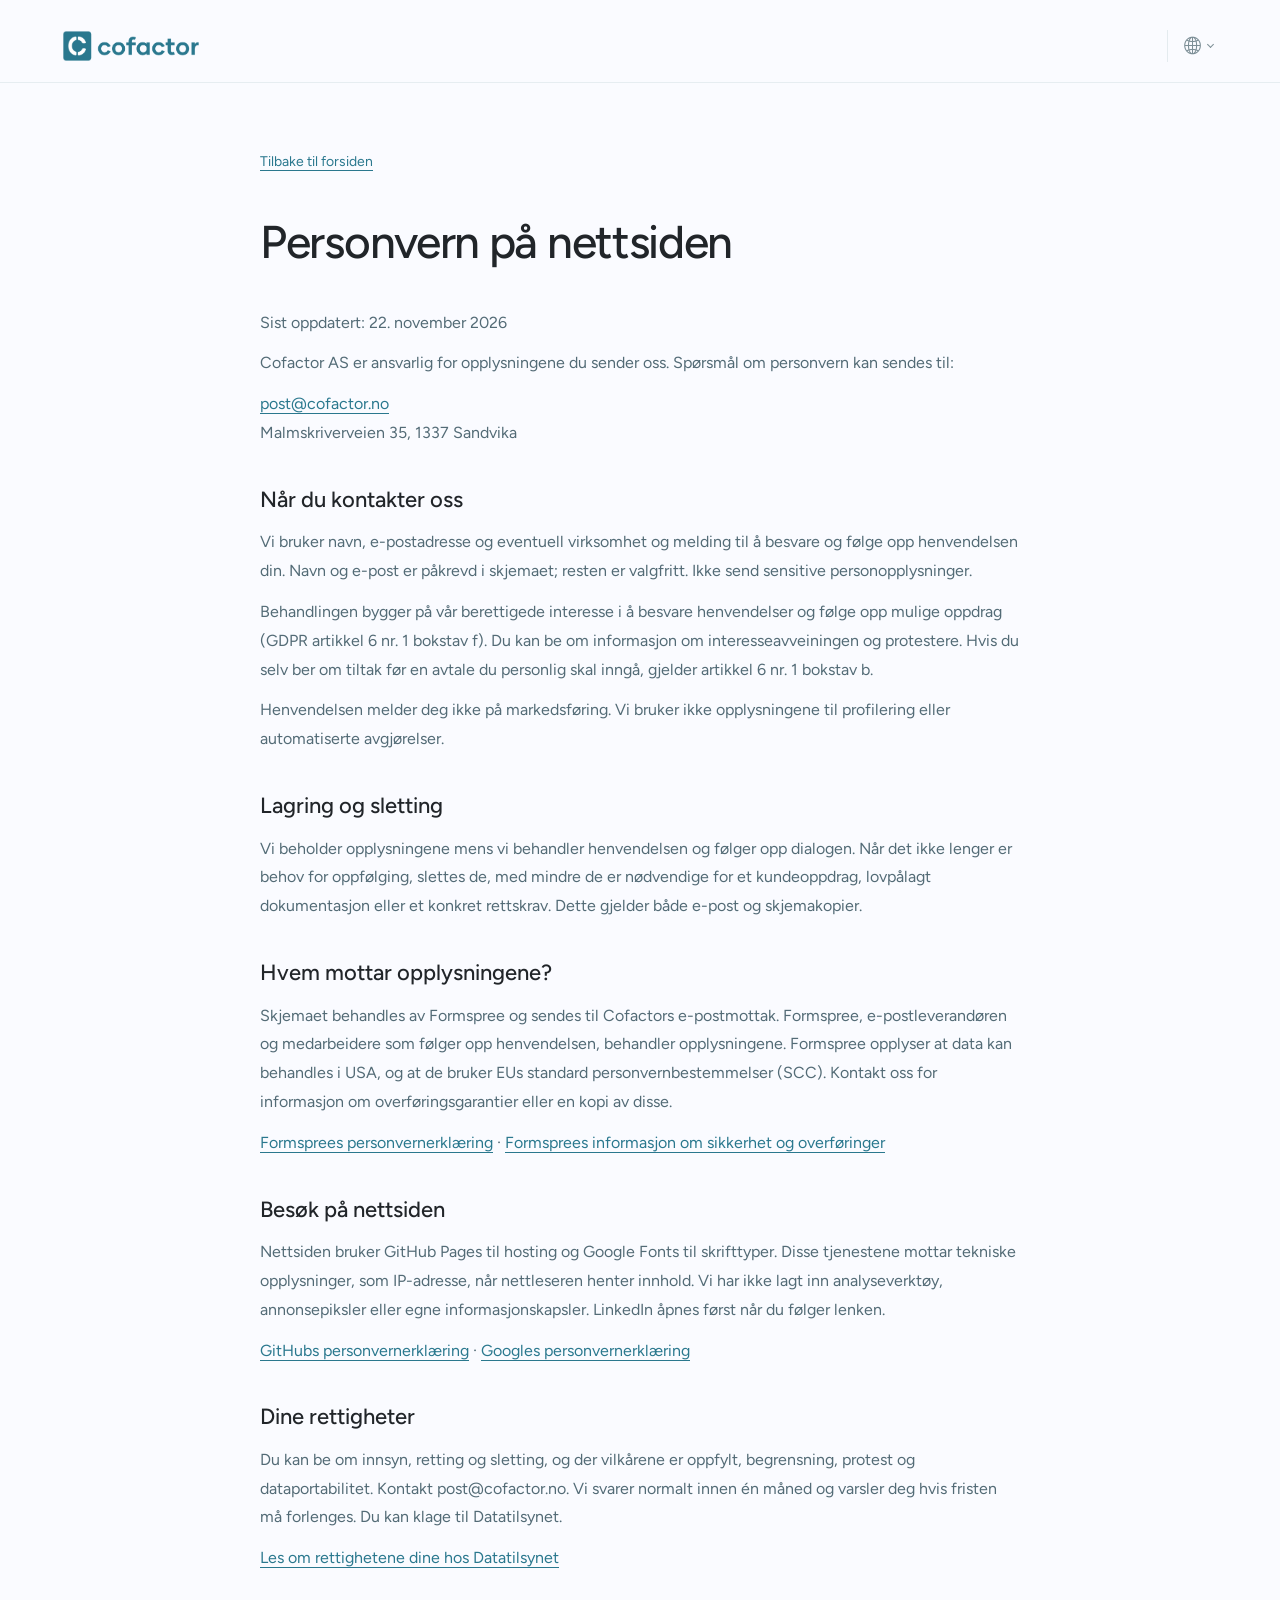
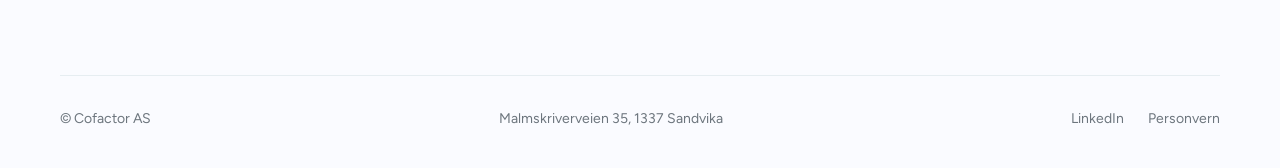
<file: personvern.html>
<!doctype html>
<html lang="nb"><head><meta charset="utf-8"><meta name="viewport" content="width=device-width, initial-scale=1"><title>Personvern | Cofactor</title><link rel="icon" type="image/png" href="assets/cofactor-symbol.png"><link rel="stylesheet" href="assets/bootstrap-icons.css"><link rel="stylesheet" href="style.css?v=20261121-cards1"><script defer src="i18n.js?v=20261122-privacy2"></script></head>
<body><header class="site-header"><div class="privacy-header"><a class="site-logo" href="./" aria-label="Cofactor – forsiden"><img src="assets/cofactor-logo.png" alt="Cofactor"></a><div class="language-picker">
<button type="button" id="language-trigger" class="language-trigger" aria-label="Velg språk" aria-expanded="false" aria-controls="language-options"><i class="bi bi-globe2" aria-hidden="true"></i><span class="language-chevron" aria-hidden="true"></span></button>
<div id="language-options" class="language-options" hidden>
<button type="button" data-language="nb" lang="nb" aria-pressed="true">Norsk <span aria-hidden="true">✓</span></button>
<button type="button" data-language="en" lang="en" aria-pressed="false">English <span aria-hidden="true">✓</span></button>
</div>
</div></div></header>
<main class="privacy-page">
<a class="privacy-back" href="./">Tilbake til forsiden</a>
<h1>Personvern på nettsiden</h1>
<p>Sist oppdatert: 22. november 2026</p>
<p>Cofactor AS er ansvarlig for opplysningene du sender oss. Spørsmål om personvern kan sendes til:</p>
<p><a href="mailto:post@cofactor.no">post@cofactor.no</a><br>Malmskriverveien 35, 1337 Sandvika</p>
<h2>Når du kontakter oss</h2>
<p>Vi bruker navn, e-postadresse og eventuell virksomhet og melding til å besvare og følge opp henvendelsen din. Navn og e-post er påkrevd i skjemaet; resten er valgfritt. Ikke send sensitive personopplysninger.</p>
<p>Behandlingen bygger på vår berettigede interesse i å besvare henvendelser og følge opp mulige oppdrag (GDPR artikkel 6 nr. 1 bokstav f). Du kan be om informasjon om interesseavveiningen og protestere. Hvis du selv ber om tiltak før en avtale du personlig skal inngå, gjelder artikkel 6 nr. 1 bokstav b.</p>
<p>Henvendelsen melder deg ikke på markedsføring. Vi bruker ikke opplysningene til profilering eller automatiserte avgjørelser.</p>
<h2>Lagring og sletting</h2>
<p>Vi beholder opplysningene mens vi behandler henvendelsen og følger opp dialogen. Når det ikke lenger er behov for oppfølging, slettes de, med mindre de er nødvendige for et kundeoppdrag, lovpålagt dokumentasjon eller et konkret rettskrav. Dette gjelder både e-post og skjemakopier.</p>
<h2>Hvem mottar opplysningene?</h2>
<p>Skjemaet behandles av Formspree og sendes til Cofactors e-postmottak. Formspree, e-postleverandøren og medarbeidere som følger opp henvendelsen, behandler opplysningene. Formspree opplyser at data kan behandles i USA, og at de bruker EUs standard personvernbestemmelser (SCC). Kontakt oss for informasjon om overføringsgarantier eller en kopi av disse.</p>
<p><a href="https://formspree.io/legal/privacy-policy/">Formsprees personvernerklæring</a> · <a href="https://formspree.io/security/">Formsprees informasjon om sikkerhet og overføringer</a></p>
<h2>Besøk på nettsiden</h2>
<p>Nettsiden bruker GitHub Pages til hosting og Google Fonts til skrifttyper. Disse tjenestene mottar tekniske opplysninger, som IP-adresse, når nettleseren henter innhold. Vi har ikke lagt inn analyseverktøy, annonsepiksler eller egne informasjonskapsler. LinkedIn åpnes først når du følger lenken.</p>
<p><a href="https://docs.github.com/en/site-policy/privacy-policies/github-general-privacy-statement">GitHubs personvernerklæring</a> · <a href="https://policies.google.com/privacy">Googles personvernerklæring</a></p>
<h2>Dine rettigheter</h2>
<p>Du kan be om innsyn, retting og sletting, og der vilkårene er oppfylt, begrensning, protest og dataportabilitet. Kontakt post@cofactor.no. Vi svarer normalt innen én måned og varsler deg hvis fristen må forlenges. Du kan klage til Datatilsynet.</p>
<p><a href="https://www.datatilsynet.no/rettigheter-og-plikter/den-registrertes-rettigheter/">Les om rettighetene dine hos Datatilsynet</a></p>
</main><footer class="site-footer">
<div class="footer-content"><p>© Cofactor AS</p><address>Malmskriverveien 35, 1337 Sandvika</address><nav class="footer-links" aria-label="Lenker i bunntekst"><a href="https://www.linkedin.com/company/cofactor-as">LinkedIn</a><a href="personvern.html">Personvern</a></nav></div>
</footer></body></html>
</file>
<file: style.css>
@import url('https://fonts.googleapis.com/css2?family=Figtree:wght@400;500;600;700&display=swap');
:root{--bg:#FAFBFF;--ink:#212529;--muted:#6c757d;--primary:#2a788e;--border:#43AAC7;--consumption:#5B5D8D;--net:#A6CDE3;--heat:#C36A4F;--solar:#E4B52A;--wind:#4B8F8A;--battery:#125300}*{box-sizing:border-box}body{margin:0;background:var(--bg);color:var(--ink);font-family:'Figtree',sans-serif;min-height:100vh;display:grid;place-items:center}main{width:100%;max-width:1280px;padding:60px}.intro{text-align:center;margin-bottom:45px}.eyebrow{font-size:10px;font-weight:600;letter-spacing:2.7px;color:#8b9a7c}h1{font-family:'Figtree',sans-serif;font-size:clamp(25px,3vw,39px);font-weight:500;letter-spacing:-1.6px;margin:19px 0 12px}.intro>p{font-size:14px;color:#92998a}.scene{position:relative;display:grid;grid-template-columns:270px 1fr 380px;align-items:center;gap:0;min-height:500px}.connections{position:absolute;inset:0;width:100%;height:100%;pointer-events:none;overflow:visible}.wire{fill:none;stroke:#d6e5eb;stroke-width:1.3}.stream{fill:none;stroke:url(#flow);stroke-width:2;stroke-linecap:round;stroke-dasharray:20 800;opacity:0}.source{height:57px;display:flex;align-items:center;gap:14px;padding:10px 15px;margin-top:12px;background:var(--bg);border:1px solid var(--border);border-radius:10px;position:relative;transition:border-color .6s,box-shadow .6s,transform .6s}.source.active{border-color:#bdcbaa;box-shadow:0 3px 20px #92a37612;transform:translateX(3px)}.icon{font-size:26px;color:var(--primary);width:32px;text-align:center;font-weight:400}.source strong{font-size:12px;font-weight:500}.source small{display:block;font-size:10px;color:var(--muted);margin-top:4px}.port{position:absolute;width:5px;height:5px;border-radius:50%;background:#93b9c4;right:-3px;top:25px}.column-label{font-size:9px;font-weight:500;letter-spacing:1.7px;color:var(--muted);margin-bottom:21px}.sources{z-index:1}.optimizer{position:relative;z-index:1;text-align:center;margin-top:27px}.core-wrap{height:160px;width:160px;position:relative;margin:auto;display:grid;place-items:center}.core{width:91px;height:91px;border-radius:26px;display:grid;place-items:center;background:linear-gradient(140deg,#fff,#edf5f8);border:1px solid var(--border);box-shadow:0 8px 35px #2a788e13;z-index:2}.core svg{width:48px;height:48px;stroke:#9e8abb;stroke-width:1.4;fill:none}.core circle{fill:#f7f5fb}.core circle:first-of-type{fill:#a08abd;stroke:#a08abd}.ring{position:absolute;border:1px solid #d6e5eb;border-radius:50%;inset:12px}.ring-outer{inset:0;border-style:dashed;opacity:.65}.optimizer h2{font-family:'Figtree',sans-serif;font-size:17px;font-weight:500;letter-spacing:-.5px;margin:17px 0 8px}.optimizer p{font-size:10px;color:var(--muted);margin:0;min-height:15px}.thinking{display:flex;gap:4px;justify-content:center;margin-top:12px}.thinking i{width:3px;height:3px;background:var(--primary);border-radius:50%}.result{z-index:1;padding-left:25px;position:relative}.result h2{font-family:'Figtree',sans-serif;font-size:30px;font-weight:500;line-height:1.3;letter-spacing:-1.2px;margin:0 0 20px}.result h2 span{color:#8a9b76}.result .column-label{margin-bottom:20px}.chart-wrap{margin-left:-10px}#chart{width:100%;overflow:visible;display:block}.grid path{stroke:#e7edf2;stroke-width:1;fill:none}#before{stroke:var(--consumption);stroke-width:1.8;stroke-dasharray:4 5;fill:none}#after{stroke:var(--net);stroke-width:2.7;fill:none;stroke-linecap:round;stroke-linejoin:round}#area-path{fill:url(#area)}#limit path{stroke:var(--ink);stroke-width:1;stroke-dasharray:4 5;fill:none}#limit text{fill:var(--ink);font-size:10px}.axis{font-size:9px;fill:var(--muted)}.legend{display:flex;gap:20px;margin-top:13px;font-size:9px;color:var(--muted)}.legend span{display:flex;align-items:center;gap:6px}.legend i{width:15px;border-top:2px dashed var(--consumption)}.legend span:last-child i{border-top:2px solid var(--net)}.outcome{display:flex;align-items:center;gap:8px;margin-top:21px;color:#83956b;opacity:0}.outcome>span{font-size:20px}.outcome p{font-size:11px;margin:0}.caption{display:flex;justify-content:center;align-items:center;gap:12px;margin:35px auto 0}.caption>span{display:grid;place-items:center;border:1px solid #dfe5d5;color:#8c9b7b;border-radius:50%;width:25px;height:25px;font-size:9px}.caption p{font-size:12px;color:#8b9580;min-width:265px}.footnote{text-align:center;font-size:9px;color:#b0b6a7;margin:24px 0 0}@media(min-width:1450px){main{max-width:1360px;padding:65px}.scene{grid-template-columns:290px 1fr 410px}}@media(max-width:1050px){main{padding:40px 25px}.scene{grid-template-columns:230px 1fr 310px}.source{padding:10px;gap:8px}.core-wrap{transform:scale(.85)}.result{padding-left:12px}.result h2{font-size:26px}}@media(max-width:760px){main{padding:32px 20px}.intro{margin-bottom:30px}h1{letter-spacing:-1px;line-height:1.25}.intro>p{font-size:12px;max-width:270px;margin:12px auto;line-height:1.6}.scene{grid-template-columns:1fr 140px;align-items:center;min-height:0;row-gap:50px}.sources{max-width:290px}.source{height:51px;margin-top:9px}.source small{font-size:9px}.column-label{font-size:8px;letter-spacing:1px;margin-bottom:15px}.optimizer{margin-top:20px}.core-wrap{width:140px;height:140px;transform:scale(.75)}.core{width:90px;height:90px}.optimizer h2{font-size:14px;margin-top:0}.optimizer p{font-size:9px}.result{grid-column:1/-1;width:min(100%,420px);margin:auto;padding:0 10px}.result h2{font-size:27px}.result h2 br{display:none}.result h2 span{display:block}.chart-wrap{margin:0}.caption{margin-top:24px;gap:8px}.caption p{min-width:0;font-size:10px}.footnote{margin-top:18px}.icon{width:25px;font-size:23px}.source strong{font-size:11px}}@media(prefers-reduced-motion:reduce){*{transition:none!important}}
/* Interactive concept: the resources are the controls. */
.source.asset{width:100%;font-family:inherit;text-align:left;color:inherit;cursor:pointer;appearance:none;padding-right:43px;transition:border-color .25s,background .25s,box-shadow .25s}
.source.asset:hover{background:rgba(42,120,142,.06);border-color:var(--primary)}
.source.asset:focus-visible{outline:2px solid var(--primary);outline-offset:4px}
.source.asset.selected{background:rgba(42,120,142,.12);border-color:rgba(42,120,142,.5);box-shadow:0 3px 18px #2a788e10}
.source.asset.selected .port{background:var(--primary)}
.toggle{position:absolute;right:12px;width:23px;height:13px;border-radius:8px;background:#d5e1e6;transition:background .25s}
.toggle:after{content:'';position:absolute;top:2px;left:2px;width:9px;height:9px;background:white;border-radius:50%;transition:transform .25s}
.selected .toggle{background:var(--primary)}.selected .toggle:after{transform:translateX(10px)}
.selection-status{text-align:center;color:var(--muted);font-size:11px;min-height:18px;margin:28px 0 0}
.thinking{opacity:0}.working .thinking{opacity:1}.working .thinking i{animation:think .7s ease-in-out infinite alternate}.working .thinking i:nth-child(2){animation-delay:.2s}.working .thinking i:nth-child(3){animation-delay:.4s}
@keyframes think{from{opacity:.2}to{opacity:1}}
@media(max-width:760px){.source.asset{padding-right:33px}.toggle{right:7px;width:20px}.selected .toggle:after{transform:translateX(7px)}.source.asset .source-text{min-width:0}.source.asset small{font-size:8px}.selection-status{font-size:10px;line-height:1.6}}
@media(prefers-reduced-motion:reduce){.working .thinking i{animation:none}}
/* Keep the result visually consistent with the resource boxes. */
.result{background:var(--bg);border:1px solid var(--border);border-radius:10px;padding:24px 20px}
.result .chart-wrap{margin-left:0}
@media(max-width:1050px){.result{padding:20px 15px}}
@media(max-width:760px){.result{padding:22px 16px}}
/* Match the plot surface to the source boxes. */
.result .chart-wrap,.result #chart{background:transparent}
#area-path{fill:none}

/* Cofactor mark at the center of the optimizer. */
.core .cofactor-symbol{display:block;width:64px;height:64px;object-fit:contain}

.sr-only{position:absolute;width:1px;height:1px;padding:0;margin:-1px;overflow:hidden;clip-path:inset(50%);white-space:nowrap;border:0}
.asset.hint .toggle{animation:switch-hint 1s ease-in-out 1}
@keyframes switch-hint{0%,100%{box-shadow:0 0 0 0 transparent}35%,70%{background:#78acbc;box-shadow:0 0 0 5px #2a788e30}}
@media(prefers-reduced-motion:reduce){.asset.hint .toggle{animation:none}}

/* Energy colors from Dynagrid's shared palette; flexibility uses its net-import color. */
.source[data-index="0"]{--source-color:var(--consumption)}
.source[data-index="1"]{--source-color:var(--heat)}
.source[data-asset="solar"]{--source-color:var(--solar)}
.source[data-asset="wind"]{--source-color:var(--wind)}
.source[data-asset="battery"]{--source-color:var(--battery)}
.source[data-asset="flex"]{--source-color:var(--net)}
.source .icon,.source .port{color:var(--source-color)}
.source .port,.source.asset.selected .port{background:var(--source-color)}

/* Single, more prominent labels for the input boxes. */
.source strong{font-size:15px;font-weight:500}
@media(max-width:760px){.source strong{font-size:14px}}

/* Matching vector icons for wind generation and battery storage. */
.icon svg{display:block;width:28px;height:28px;margin:auto;fill:none;stroke:currentColor;stroke-width:1.6;stroke-linecap:round;stroke-linejoin:round}
@media(max-width:760px){.icon svg{width:25px;height:25px}}

/* Modern Cofactor navigation; content destinations remain placeholders. */
body{display:flex;flex-direction:column;align-items:center}
main{margin:auto 0}
.site-header{width:100%;color:#283b43;position:relative;z-index:5;padding:24px 32px 0;border-bottom:1px solid #e6edf1}
.site-nav{display:flex;align-items:center;justify-content:space-between;max-width:1240px;min-height:76px;margin:auto;padding:14px 22px 14px 26px;gap:24px;background:transparent;border:0;border-radius:0;box-shadow:none}
.site-logo{display:block;flex-shrink:0;border-radius:5px}.site-logo img{display:block;max-height:39px;width:auto;max-width:170px}
.nav-items{display:flex;align-items:center;gap:8px;list-style:none;margin:0;padding:0}
.nav-items>li{position:relative}
.nav-link{display:block;padding:10px 13px;font-size:14px;font-weight:500;line-height:20px;color:inherit;text-decoration:none;white-space:nowrap;position:relative;border-radius:9px;transition:color .2s,background .2s}
.nav-link:hover{color:var(--primary);background:#f0f5f7}
[aria-disabled="true"]{cursor:default}
.nav-dropdown summary{cursor:pointer;list-style:none;display:flex;align-items:center;gap:10px}.nav-dropdown summary::-webkit-details-marker{display:none}
.nav-dropdown summary:after{content:'';width:5px;height:5px;border-right:1.4px solid currentColor;border-bottom:1.4px solid currentColor;transform:translateY(-2px) rotate(45deg);transition:transform .2s;opacity:.65}
.nav-dropdown[open] summary:after{transform:translateY(1px) rotate(225deg)}
.nav-dropdown[open]>summary{background:#edf4f6;color:var(--primary)}
.nav-dropdown>ul{position:absolute;top:calc(100% + 12px);left:0;min-width:195px;margin:0;padding:7px;list-style:none;border:1px solid #e4ebef;border-radius:13px;background:#fff;box-shadow:0 12px 36px #14364112,0 2px 6px #14364105;animation:menu-enter .16s ease-out}
.nav-dropdown>ul a,.nav-dropdown>ul span{display:block;padding:11px 12px;border-radius:7px;color:inherit;text-decoration:none;font-size:14px;line-height:20px;transition:background .15s,color .15s}
.nav-dropdown>ul a:hover{background:#eef5f7;color:var(--primary)}
.nav-dropdown>ul a:after{content:'↗';float:right;font-size:13px;color:#8ca5af;margin-left:20px}
.nav-items>li.login-item{margin-left:7px;margin-right:10px}
.nav-items>li.login-item summary{background:var(--primary);color:#fff;padding:10px 17px;box-shadow:0 2px 3px #2a788e14}
.nav-items>li.login-item summary:hover,.nav-items>li.login-item details[open] summary{background:#236779}
.nav-items>li.login-item .nav-dropdown>ul{left:auto;right:0}

.social-link{font-size:17px;color:#7c8e96;width:36px;height:36px;padding:8px 0;text-align:center;line-height:20px}
.social-link:hover{color:var(--primary);background:#edf4f6}
.nav-toggle{display:none;font:inherit;color:var(--primary);background:#f0f5f7;border:0;border-radius:9px;padding:5px 9px;font-size:24px;cursor:pointer}
.site-nav a:focus-visible,.site-nav summary:focus-visible,.nav-toggle:focus-visible{outline:2px solid var(--primary);outline-offset:3px}
@keyframes menu-enter{from{opacity:0;transform:translateY(-4px)}to{opacity:1;transform:translateY(0)}}
@media(max-width:1000px){
 .site-header{padding:14px 14px 0}.site-nav{padding:12px 16px;min-height:66px;flex-wrap:wrap;gap:0;border-radius:0}.site-logo img{max-height:34px;max-width:150px}.nav-toggle{display:block}
 .nav-items{display:none;width:100%;flex-wrap:wrap;gap:4px;padding-top:14px;margin-top:12px;border-top:1px solid #edf1f4}.nav-items.open{display:flex}.nav-items>li:nth-child(-n+4){width:100%}.nav-link{font-size:15px;padding:12px}
 .nav-dropdown summary{justify-content:space-between}.nav-dropdown>ul{position:static;box-shadow:none;margin:4px 0 8px 12px;border:0;border-left:2px solid #e4edf1;border-radius:0;background:transparent;padding:2px 5px}
 .nav-items>li.login-item{margin:4px 0 8px}.nav-items>li.login-item summary{padding:12px}.social-link{font-size:18px;padding:8px 0;width:40px;height:36px}
}
@media(prefers-reduced-motion:reduce){.nav-dropdown>ul{animation:none}}

/* Center the four primary items independently of the logo and social links. */
.site-nav{display:grid;grid-template-columns:minmax(0,1fr) auto minmax(0,1fr)}
.site-logo{justify-self:start}
.nav-items{justify-content:center;gap:10px}
.nav-items>li.login-item{margin:0}
.login-link{background:var(--primary);color:#fff;padding:10px 17px}
.login-link:hover{background:#236779;color:#fff}
.nav-social{display:flex;align-items:center;justify-self:end;gap:4px;list-style:none;margin:0;padding:0}
@media(max-width:1000px){
 .site-nav{grid-template-columns:1fr auto auto;gap:10px}
 .nav-toggle{grid-column:3;grid-row:1}
 .nav-social{grid-column:2;grid-row:1;gap:0}
 .nav-items{grid-column:1/-1;grid-row:2;gap:6px;margin-top:0}
 .nav-items>li:nth-child(-n+4){width:auto}
 .nav-items>li.login-item{margin:0}
}
@media(max-width:420px){.site-logo img{max-width:120px}.nav-social .social-link{width:29px;font-size:16px}.site-nav{padding:12px;gap:6px}.nav-items .nav-link{font-size:13px;padding:10px}}

.login-link{display:flex;align-items:center;justify-content:center;gap:8px}
.login-link .bi{font-size:16px;line-height:1}
.login-dropdown>ul a:after{content:none}
@media(max-width:1000px){
 .nav-items>li.login-item{width:100%}
 .login-dropdown>summary{width:fit-content;gap:8px}
}
/* Final header proportions and shared interaction treatment. */
.site-header{padding:10px 32px 0}
.site-nav{min-height:72px;padding:12px 24px;gap:24px}
.site-logo img{max-height:36px;max-width:160px}
.nav-items{gap:16px}
.nav-link{font-size:14px;font-weight:500;padding:10px 12px;border-radius:7px}
.nav-link:hover{color:var(--primary);background:rgba(42,120,142,.055)}
.login-link{padding:10px 15px;border-radius:7px;line-height:20px}
.login-link:hover{color:#fff;background:#236779}
.nav-social{gap:3px}
.nav-social .social-link{display:grid;place-items:center;width:32px;height:32px;padding:0;font-size:16px;color:#84939a;border-radius:7px}
.nav-social .social-link:hover{color:var(--primary);background:rgba(42,120,142,.055)}
@media(max-width:1000px){
 .site-header{padding:6px 16px 0}
 .site-nav{min-height:64px;padding:10px 8px;gap:10px}
 .site-logo img{max-height:32px;max-width:145px}
 .nav-items{gap:8px;padding-top:12px;padding-bottom:6px}
 .nav-toggle{font-size:22px;padding:5px 8px;border-radius:7px}
 .nav-social{gap:1px}
}
@media(max-width:420px){
 .site-header{padding:6px 10px 0}
 .site-nav{gap:6px}
 .site-logo img{max-width:120px}
 .nav-social .social-link{width:28px;height:30px;font-size:15px}
 .nav-items{gap:4px}
 .nav-items .nav-link{font-size:13px;padding:9px 10px}
}

/* One continuous page with anchored navigation. */
html{scroll-behavior:smooth;scroll-padding-top:108px}
.site-header{position:sticky;top:0;background:rgba(250,251,255,.96);backdrop-filter:blur(12px)}
main{margin:0;max-width:1280px;padding:0 60px;width:100%}
.landing-section{min-height:calc(100svh - 83px);display:flex;align-items:center;padding:70px 0 110px}
.landing-copy{max-width:760px}
.section-eyebrow{font-size:10px;font-weight:600;letter-spacing:2px;color:var(--primary)}
.landing-copy h1{font-size:clamp(42px,6vw,76px);font-weight:500;line-height:1.08;letter-spacing:-3px;margin:25px 0}
.landing-copy>p{max-width:550px;font-size:19px;line-height:1.75;color:var(--muted)}
.section-jump{display:inline-flex;align-items:center;gap:35px;margin-top:24px;padding:12px 0;color:var(--primary);text-decoration:none;font-size:15px;border-bottom:1px solid #bdd4dd}
.section-jump:hover{border-color:var(--primary)}
.animation-section{padding:65px 0 100px;border-top:1px solid #e6edf1}
.section-heading{margin-bottom:35px}.section-heading h2,.text-section h2{font-size:clamp(30px,4vw,46px);font-weight:500;letter-spacing:-1.5px;margin:16px 0 0}
.text-section{min-height:75svh;padding:100px 0;display:grid;grid-template-columns:1fr 1fr;gap:80px;align-content:center;border-top:1px solid #e6edf1}
.placeholder-copy p{font-size:17px;line-height:1.85;color:var(--muted);margin:0 0 22px}
.nav-items a[aria-current="location"]:not(.login-link){color:var(--primary);background:rgba(42,120,142,.055)}
.section-jump:focus-visible{outline:2px solid var(--primary);outline-offset:5px}
@media(max-width:1050px){main{padding:0 25px}}
@media(max-width:760px){main{padding:0 20px}.landing-section{padding:60px 0 90px;min-height:calc(100svh - 70px)}.landing-copy h1{letter-spacing:-1.8px}.landing-copy>p{font-size:17px}.animation-section{padding:40px 0 65px}.section-heading{margin-bottom:30px}.text-section{grid-template-columns:1fr;gap:32px;padding:65px 0;min-height:70svh}.placeholder-copy p{font-size:16px}}
@media(prefers-reduced-motion:reduce){html{scroll-behavior:auto}}

/* A compact, editorial introduction to the team. */
.team-section{padding:85px 0 95px;border-top:1px solid #e6edf1}
.team-heading{display:grid;grid-template-columns:1fr 1fr;gap:70px;align-items:end;margin-bottom:46px}
.team-heading h2{font-size:clamp(30px,4vw,46px);font-weight:500;letter-spacing:-1.5px;margin:16px 0 0;line-height:1.15}
.team-heading>p{font-size:17px;line-height:1.7;color:var(--muted);max-width:440px;margin:0}
.team-grid{display:grid;grid-template-columns:1fr 1fr;column-gap:56px;row-gap:30px}
.team-member{display:grid;grid-template-columns:114px 1fr;gap:22px;padding:25px 0 0;border-top:1px solid #e1e9ee;align-items:start}
.team-portrait{width:114px;height:140px;overflow:hidden;border-radius:10px;background:linear-gradient(155deg,#eaf1f5,#dce8ee);display:flex;align-items:end}
.team-portrait img{width:100%;height:auto;max-height:140px;object-fit:contain;object-position:center bottom;display:block}
.team-details h3{font-size:19px;line-height:1.25;font-weight:600;letter-spacing:-.35px;margin:0 0 6px}
.team-role{font-size:12px;line-height:1.5;color:var(--primary);margin:0 0 12px}
.team-bio{font-size:14px;line-height:1.65;color:var(--muted);margin:0;max-width:350px}
.team-contact{display:flex;gap:5px;margin:12px 0 0 -7px}
.team-contact a{width:30px;height:30px;display:grid;place-items:center;border-radius:7px;color:#6f8792;font-size:14px;transition:color .2s,background .2s;text-decoration:none}
.team-contact a:hover{color:var(--primary);background:#eaf2f5}
.team-contact a:focus-visible{outline:2px solid var(--primary);outline-offset:2px}
@media(max-width:1050px){.team-grid{column-gap:30px}.team-member{gap:16px}.team-details h3{font-size:18px}}
@media(max-width:760px){.team-section{padding:60px 0}.team-heading{grid-template-columns:1fr;gap:20px;margin-bottom:30px}.team-heading>p{font-size:16px}.team-grid{grid-template-columns:1fr;gap:24px}.team-member{padding-top:24px}.team-bio{max-width:460px}}
@media(max-width:380px){.team-member{grid-template-columns:90px 1fr;gap:14px}.team-portrait{width:90px;height:115px}.team-portrait img{max-height:115px}.team-details h3{font-size:17px}.team-bio{font-size:13px}}

.landing-copy .landing-description{font-size:16px;line-height:1.8;max-width:620px;margin-top:20px}
.landing-actions{display:flex;align-items:center;flex-wrap:wrap;column-gap:30px;row-gap:16px;margin-top:28px}
.landing-actions .section-jump{margin-top:0}
.demo-link{display:inline-flex;align-items:center;gap:12px;color:var(--muted);text-decoration:none;font-size:14px;padding:12px 0}
.demo-link:hover{color:var(--primary)}
.demo-link:focus-visible{outline:2px solid var(--primary);outline-offset:5px}
@media(max-width:760px){.landing-copy .landing-description{font-size:15px}.landing-actions{column-gap:22px;row-gap:6px}}

/* Quiet energy-network illustration, independent of the interactive demo. */
.landing-section{position:relative;isolation:isolate;display:grid;grid-template-columns:minmax(0,1.25fr) minmax(0,1fr);gap:20px}
.landing-copy{position:relative;z-index:1}
.landing-copy h1{font-size:clamp(40px,4.6vw,62px);letter-spacing:-2.3px}
.energy-illustration{width:92%;margin-left:0;justify-self:end;pointer-events:none;opacity:.9}
.energy-illustration svg{width:100%;height:auto;display:block;overflow:visible}
.energy-node .node-disc{fill:#FAFBFF;fill-opacity:.82;stroke:currentColor;stroke-opacity:.12;stroke-width:1}
.energy-node .node-art{stroke:currentColor;stroke-width:1.8;stroke-linecap:round;stroke-linejoin:round;opacity:.8}
.energy-node text{fill:#6f8790;text-anchor:middle;font-family:'Figtree',sans-serif;font-size:11px;letter-spacing:.3px}
.hub-label{fill:#2a788e;text-anchor:middle;font-family:'Figtree',sans-serif;font-size:8px;font-weight:500;letter-spacing:1.6px}
@media(max-width:1050px){.landing-section{grid-template-columns:minmax(0,1.3fr) minmax(0,1fr);gap:12px}.landing-copy h1{font-size:clamp(38px,4.6vw,52px)}.energy-illustration{width:94%;margin-left:0}}
@media(max-width:760px){.landing-section{grid-template-columns:1fr;padding-bottom:45px;gap:20px}.landing-copy h1{font-size:clamp(38px,8vw,58px);letter-spacing:-1.7px}.energy-illustration{width:85%;max-width:310px;margin:0 0 0 auto;opacity:.65}}

/* Demonstration enquiries submitted through Formspree. */

.contact-intro h2{font-size:30px;line-height:1.15;font-weight:500;letter-spacing:-1px;margin:17px 0 12px;max-width:360px}
#demo-intro{font-size:15px;line-height:1.65;color:var(--muted);margin:0 0 25px}
#demo-form label{display:block;font-size:13px;font-weight:500;margin:0 0 17px}
.demo-fields{display:grid;grid-template-columns:1fr 1fr;gap:16px}
#demo-form input,#demo-form textarea{display:block;width:100%;font:400 15px 'Figtree',sans-serif;color:var(--ink);background:#fff;border:1px solid #d8e3e9;border-radius:8px;margin-top:7px;padding:11px 12px;resize:vertical}
#demo-form textarea::placeholder{color:#99a6ad;font-size:13px}
#demo-form input:focus,#demo-form textarea:focus{outline:2px solid #2a788e35;outline-offset:1px;border-color:var(--primary)}
.optional{font-size:11px;font-weight:400;color:var(--muted);margin-left:6px}
.demo-notice{font-size:12px;line-height:1.6;color:var(--muted);margin:0 0 18px}
.demo-submit{display:flex;justify-content:space-between;align-items:center;gap:20px;width:100%;padding:13px 16px;border:0;border-radius:8px;background:var(--primary);color:#fff;font:500 14px 'Figtree',sans-serif;cursor:pointer}.demo-submit:hover{background:#236779}
.demo-submit:focus-visible{outline:2px solid var(--primary);outline-offset:3px}
.demo-feedback{font-size:13px;color:var(--primary);line-height:1.6;margin:14px 0 0}.demo-feedback:empty{display:none}
@media(max-width:560px){.demo-fields{grid-template-columns:1fr;gap:0}.contact-intro h2{font-size:27px}}

/* The enquiry form follows the rest of the single-page story. */
.contact-section{display:grid;grid-template-columns:1fr 1fr;gap:80px;padding:100px 0 120px;border-top:1px solid #e6edf1;align-items:start}
.contact-intro h2{font-size:clamp(30px,4vw,46px);font-weight:500;letter-spacing:-1.5px;line-height:1.15;margin:16px 0 22px;max-width:400px}
.contact-intro #demo-intro{font-size:17px;line-height:1.75;max-width:370px}
.contact-form{background:#fff;border:1px solid #e2eaf0;border-radius:14px;padding:28px}
@media(max-width:1050px){.contact-section{gap:40px}}
@media(max-width:760px){.contact-section{grid-template-columns:1fr;gap:26px;padding:65px 0}.contact-intro #demo-intro{margin-bottom:0}.contact-form{padding:22px}.contact-intro h2{max-width:none}}
/* Bring the introduction closer to the navigation. */
.landing-section{min-height:0;align-items:start;padding-top:70px;padding-bottom:90px}
.energy-illustration{align-self:start}
@media(max-width:760px){.landing-section{min-height:0;padding-top:40px;padding-bottom:45px}}
@media(min-width:761px){.energy-illustration{transform:translateY(20px)}}

/* Hourly bars: a quiet baseline behind the animated grid import. */
#original-bars rect{fill:var(--consumption);fill-opacity:.2}
#optimized-bars rect{fill:var(--net)}
#optimized-bars rect:hover{fill:var(--primary)}
#limit path{stroke-opacity:.7}
#limit text{paint-order:stroke;stroke:var(--bg);stroke-width:5px;stroke-linejoin:round}
.chart-wrap+.legend i{width:9px;height:11px;border:0;border-radius:2px;background:var(--consumption);opacity:.3}
.chart-wrap+.legend span:last-child i{border:0;background:var(--net);opacity:1}

/* Keep the SVG within its card and avoid outlining the entire anchor target. */
.scene>.result{min-width:0;max-width:100%}
.result .chart-wrap{min-width:0;width:100%}
.result #chart{display:block;width:100%;height:auto;aspect-ratio:7/4;max-width:100%}
main>section[tabindex="-1"]:focus{outline:none}

/* Neutral consumption with a single teal accent for activated measures. */
#original-bars rect{fill:#81939c;fill-opacity:1;transition:fill .3s,fill-opacity .3s}
.has-comparison #original-bars rect{fill:#dce3e8;fill-opacity:1}
#optimized-bars rect{fill:var(--primary)}
#optimized-bars rect:hover{fill:#236779}
.result:not(.has-comparison) #optimized-bars{visibility:hidden}
#limit path{stroke:#6c757d;stroke-opacity:.65}
#limit text{fill:#6c757d}
.chart-wrap+.legend i{background:#81939c;opacity:1}
.has-comparison .chart-wrap+.legend i{background:#dce3e8}
.chart-wrap+.legend span.optimized-legend i{background:var(--primary);opacity:1}
.chart-wrap+.legend .optimized-legend[hidden]{display:none}
/* Compact language selector with native language names. */
.language-picker{position:relative;margin-left:7px;padding-left:9px;border-left:1px solid #e4ebef}
.language-trigger{display:flex;align-items:center;gap:7px;height:32px;padding:0 7px;border:0;border-radius:7px;background:transparent;color:#7c8e96;cursor:pointer;font:inherit}
.language-trigger .bi{font-size:17px}.language-trigger:hover,.language-trigger[aria-expanded="true"]{color:var(--primary);background:#edf4f6}
.language-chevron{width:5px;height:5px;border-right:1.3px solid currentColor;border-bottom:1.3px solid currentColor;transform:translateY(-2px) rotate(45deg)}
.language-options{position:absolute;top:calc(100% + 12px);right:0;min-width:150px;padding:6px;background:#fff;border:1px solid #e2eaf0;border-radius:11px;box-shadow:0 10px 30px #17374412}
.language-options button{display:flex;align-items:center;justify-content:space-between;width:100%;padding:10px 12px;border:0;border-radius:6px;background:transparent;text-align:left;color:var(--ink);font:400 14px 'Figtree',sans-serif;cursor:pointer}
.language-options button:hover{background:#f0f5f7}.language-options button[aria-pressed="true"]{color:var(--primary);background:#edf4f6}.language-options button span{visibility:hidden}.language-options button[aria-pressed="true"] span{visibility:visible}
.language-trigger:focus-visible,.language-options button:focus-visible{outline:2px solid var(--primary);outline-offset:2px}
@media(min-width:1001px) and (max-width:1150px){.site-nav{gap:12px}.nav-items{gap:2px}.nav-items .nav-link{padding:10px;font-size:13px}.site-logo img{max-width:130px}.nav-social{gap:0}.nav-social .social-link{width:27px}.language-picker{margin-left:3px;padding-left:4px}}
@media(max-width:420px){.site-logo img{max-width:100px}.nav-social .social-link{width:25px}.language-picker{margin-left:2px;padding-left:3px}.language-trigger{gap:5px;padding:0 4px}}
html[lang="en"] .landing-copy h1{font-size:clamp(36px,4.1vw,55px)}
@media(max-width:760px){html[lang="en"] .landing-copy h1{font-size:clamp(35px,7vw,52px)}}

/* User-controlled project gallery: three cards, then two, then one plus a peek. */
.projects-section{padding:85px 0 95px;border-top:1px solid #e6edf1;min-width:0}
.projects-heading{display:flex;align-items:end;justify-content:space-between;gap:24px;margin-bottom:34px}
.projects-heading h2{font-size:clamp(30px,4vw,46px);font-weight:500;letter-spacing:-1.5px;margin:16px 0 0}
.project-controls{display:flex;align-items:center;gap:9px;padding-bottom:3px}
.project-position{font-size:12px;color:#7c8e96;font-variant-numeric:tabular-nums;margin-right:12px;min-width:44px;text-align:right}
.project-controls button{width:38px;height:38px;display:grid;place-items:center;border:1px solid #dce7ec;border-radius:50%;background:transparent;color:var(--primary);font-size:17px;cursor:pointer;transition:background .2s,border-color .2s}
.project-controls button:hover:not(:disabled){background:#eaf2f5;border-color:#b4ced8}.project-controls button:disabled{opacity:.3;cursor:default}
.project-track{display:flex;gap:24px;overflow-x:auto;scroll-snap-type:x mandatory;scroll-behavior:smooth;scrollbar-width:none;padding:3px 2px 14px;overscroll-behavior-x:contain}
.project-track::-webkit-scrollbar{display:none}
.project-card{flex:0 0 calc((100% - 48px)/3);min-width:0;scroll-snap-align:start;border:1px solid #e0e8ed;border-radius:13px;overflow:hidden;background:#fff}
.project-visual{height:165px;position:relative;overflow:hidden;display:grid;place-items:center;background:#eaf2f5;color:#709ba9}
.project-visual-2{background:#edf0f7;color:#868fae}.project-visual-3{background:#f6f2e6;color:#b8a061}.project-visual-4{background:#eaf2ed;color:#7d9d87}
.project-visual:before,.project-visual:after{content:'';position:absolute;width:210px;height:210px;border:1px solid currentColor;opacity:.13;border-radius:50%;left:50%;top:50%;transform:translate(-50%,-50%)}
.project-visual:after{width:140px;height:140px}
.project-visual>.bi{font-size:46px;position:relative;z-index:1;line-height:1}
.project-number{position:absolute;left:19px;top:16px;font-size:10px;letter-spacing:1.5px;opacity:.8}
.project-visual-line{position:absolute;width:100%;height:1px;background:currentColor;opacity:.1;top:50%;left:0}
.project-copy{padding:24px}.project-tag{font-size:11px;line-height:1.6;letter-spacing:1.1px;color:#536b76}.project-copy h3{font-size:21px;letter-spacing:-.4px;font-weight:500;margin:11px 0 12px}.project-copy p{font-size:16px;color:var(--muted);line-height:1.75;margin:0}
.project-controls button:focus-visible,.project-track:focus-visible{outline:2px solid var(--primary);outline-offset:3px}
@media(max-width:1000px){.project-card{flex-basis:calc((100% - 24px)/2)}}
@media(max-width:600px){.projects-section{padding:60px 0}.projects-heading{gap:12px;margin-bottom:25px}.project-controls{gap:6px}.project-position{margin-right:5px;font-size:11px}.project-controls button{width:33px;height:33px}.project-track{gap:16px}.project-card{flex-basis:86%}.project-visual{height:155px}.project-copy{padding:22px}}
@media(prefers-reduced-motion:reduce){.project-track{scroll-behavior:auto}}

.project-facts{margin:0 0 18px;font-size:14px;line-height:1.6}
.project-facts>div{display:grid;grid-template-columns:58px minmax(0,1fr);gap:12px;margin-top:7px}
.project-facts dt{color:#536b76;font-weight:500}
.project-facts dd{margin:0;color:#536b76}

.project-visual-5{background:#eef0f5;color:#8796ae}

.project-visual-6{background:#edf3f1;color:#7c9b92}

.project-charging-icon{position:relative;z-index:1;display:flex;align-items:end;gap:9px}
.project-charging-icon svg{width:30px;height:46px;fill:none;stroke:currentColor;stroke-width:1.7;stroke-linecap:round;stroke-linejoin:round}
.project-charging-icon .bi{font-size:46px;line-height:1}

.project-industrial-icon{position:relative;z-index:1;width:112px;height:64px;fill:none;stroke:currentColor;stroke-width:1.8;stroke-linecap:round;stroke-linejoin:round}

.project-shore-power-icon{position:relative;z-index:1;width:144px;height:80px;fill:none;stroke:currentColor;stroke-width:1.8;stroke-linecap:round;stroke-linejoin:round}

.project-retail-icon{position:relative;z-index:1;width:136px;height:80px;fill:none;stroke:currentColor;stroke-width:1.8;stroke-linecap:round;stroke-linejoin:round}

.project-neighbourhood-icon{position:relative;z-index:1;width:144px;height:86px;fill:none;stroke:currentColor;stroke-width:1.8;stroke-linecap:round;stroke-linejoin:round}

.project-ranheim-icon{position:relative;z-index:1;width:150px;height:84px;fill:none;stroke:currentColor;stroke-width:1.8;stroke-linecap:round;stroke-linejoin:round}

.project-visual-7{background:#eaf0f6;color:#7b95ac}
.project-weather-icon{position:relative;z-index:1;width:150px;height:86px;fill:none;stroke:currentColor;stroke-width:1.8;stroke-linecap:round;stroke-linejoin:round}

.project-media-link{color:var(--primary);text-decoration:underline;text-decoration-color:#b8d0d9;text-underline-offset:3px}.project-media-link:hover{text-decoration-color:var(--primary)}.project-media-link .bi{font-size:10px;margin-left:3px}.project-media-link:focus-visible{outline:2px solid var(--primary);outline-offset:3px}

.project-visual-8{background:#f3f1e7;color:#a69b6a}
.project-transition-icon{position:relative;z-index:1;width:144px;height:86px;fill:none;stroke:currentColor;stroke-width:1.8;stroke-linecap:round;stroke-linejoin:round}

/* Slightly larger numbered section labels. */
.section-eyebrow{font-size:12px}

/* The customer journey follows the technical demonstration. */
.process{margin-top:65px;padding-top:34px;border-top:1px solid #e6edf1}
.process-heading{display:flex;align-items:center;gap:25px;margin-bottom:32px}
.process-heading h3{font-size:22px;line-height:1.35;font-weight:500;letter-spacing:-.5px;margin:0}
.process-steps{display:grid;grid-template-columns:repeat(5,minmax(0,1fr));list-style:none;padding:0;margin:0;gap:24px}
.process-step{position:relative;min-width:0}
.process-marker{position:relative;display:flex;align-items:center;height:34px;margin-bottom:23px}
.process-marker>span{position:relative;z-index:1;display:grid;place-items:center;width:34px;height:34px;border:1px solid #ccdee6;border-radius:50%;background:var(--bg);font-size:10px;font-weight:500;font-variant-numeric:tabular-nums;letter-spacing:.5px;color:var(--primary)}
.process-step:not(:last-child) .process-marker:after{content:'';position:absolute;left:44px;right:-14px;top:16px;height:1px;background:#d3e1e8}
.process-step:not(:last-child) .process-marker:before{content:'';position:absolute;right:-12px;top:13px;width:6px;height:6px;border-right:1px solid #bdd1db;border-top:1px solid #bdd1db;transform:rotate(45deg)}
.process-icon{display:block;font-size:23px;line-height:1;color:#729aa8;margin-bottom:14px}
.process-content h4{font-size:17px;font-weight:500;letter-spacing:-.2px;margin:0 0 10px;line-height:1.35;overflow-wrap:anywhere}
.process-content p{font-size:13px;line-height:1.75;color:var(--muted);margin:0;max-width:210px}
@media(max-width:1000px){.process-steps{gap:16px}.process-content h4{font-size:15px}.process-content p{font-size:12px}.process-step:not(:last-child) .process-marker:after{right:-9px}.process-step:not(:last-child) .process-marker:before{right:-7px}}
@media(max-width:760px){
 .process{margin-top:45px;padding-top:30px}.process-heading{margin-bottom:28px}.process-heading h3{font-size:21px}
 .process-steps{grid-template-columns:1fr;gap:0}.process-step{display:grid;grid-template-columns:34px 1fr;column-gap:20px;padding-bottom:28px}.process-step:last-child{padding-bottom:0}
 .process-marker{height:100%;margin:0;align-items:start}
 .process-step:not(:last-child) .process-marker:after{left:16px;right:auto;top:42px;bottom:-20px;height:auto;width:1px}
 .process-step:not(:last-child) .process-marker:before{left:13px;right:auto;top:auto;bottom:-18px;transform:rotate(135deg)}
 .process-content{position:relative;padding-right:36px;min-height:64px}.process-icon{position:absolute;right:0;top:4px;font-size:20px;margin:0;opacity:.75}
 .process-content h4{font-size:17px;margin:5px 0 7px}.process-content p{font-size:14px;max-width:440px}
}
/* Keep labels clear where the expanded energy network passes behind them. */
.energy-node text{paint-order:stroke;stroke:var(--bg);stroke-width:4px;stroke-linejoin:round}

/* Loose functional groups; proposed demand stays outside the existing network. */
.energy-group-labels text{fill:#7d969d;text-anchor:middle;font:500 9px 'Figtree',sans-serif;letter-spacing:1.4px}
.energy-new-demand-link{fill:none;stroke:#9680b3;stroke-opacity:.5;stroke-width:1.8;stroke-dasharray:2 7;stroke-linecap:round}
.energy-new-demand .node-disc{stroke-dasharray:3 5;stroke-opacity:.35;fill-opacity:.7}
.energy-new-demand text{fill:#88739f}

/* Partner logos: a quiet, expandable strip between introduction and product. */
.partners{padding:12px 0 48px}
.partners h2{text-align:center;font-size:13px;font-weight:400;letter-spacing:.2px;color:#87969e;margin:0 0 23px}
.partner-logos{display:flex;flex-wrap:wrap;align-items:center;justify-content:center;gap:20px 48px;list-style:none;margin:0;padding:0}
.partner-logos li{display:flex;align-items:center;justify-content:center;flex:0 0 240px;min-height:80px}
.partner-logos img{display:block;object-fit:contain;height:auto;max-width:100%}
.partner-logos .partner-havn{width:220px}.partner-logos .partner-kommune{width:270px;max-width:270px}.partner-logos .partner-coop{width:85px}
.partner-logos:focus-visible{outline:2px solid var(--primary);outline-offset:5px;border-radius:5px}
@media(max-width:1000px){.partner-logos{column-gap:25px}.partner-logos li{flex-basis:210px}.partner-logos .partner-havn{width:200px}.partner-logos .partner-kommune{width:240px;max-width:240px}}
@media(max-width:760px){.partners{padding:12px 0 35px}.partners h2{font-size:12px;margin-bottom:14px}.partner-logos{flex-wrap:nowrap;justify-content:flex-start;overflow-x:auto;overscroll-behavior-x:contain;scroll-snap-type:x proximity;gap:22px;padding:4px 8px 12px;scrollbar-width:thin;scrollbar-color:#d2e1e7 transparent}.partner-logos li{flex:0 0 195px;scroll-snap-align:center;min-height:75px}.partner-logos .partner-havn{width:185px}.partner-logos .partner-kommune{width:220px;max-width:220px}.partner-logos .partner-coop{width:78px}}

/* Partners belong to the introductory copy, before its calls to action. */
.landing-copy .partners{padding:0;margin-top:30px}
.landing-copy .partners h2{text-align:left;font-size:11px;margin-bottom:12px}
.landing-copy .partner-logos{justify-content:flex-start;flex-wrap:nowrap;gap:22px;overflow-x:auto;scrollbar-width:thin;scrollbar-color:#d2e1e7 transparent;padding:4px 0 10px}
.landing-copy .partner-logos li{flex:0 0 auto;min-height:50px}
.landing-copy .partner-logos .partner-havn{width:150px}
.landing-copy .partner-logos .partner-kommune{width:175px;max-width:175px}
.landing-copy .partner-logos .partner-coop{width:65px}
.landing-copy .landing-actions{margin-top:18px}
@media(max-width:760px){.landing-copy .partners{margin-top:25px}.landing-copy .partner-logos{gap:22px}.landing-copy .partner-logos .partner-havn{width:140px}.landing-copy .partner-logos .partner-kommune{width:160px;max-width:160px}.landing-copy .partner-logos .partner-coop{width:60px}}
/* Slightly stronger partner heading and logo presence. */
.landing-copy .partners h2{font-size:13px}
.landing-copy .partner-logos .partner-havn{width:170px}
.landing-copy .partner-logos .partner-kommune{width:195px;max-width:195px}
.landing-copy .partner-logos .partner-coop{width:73px}
@media(max-width:760px){
 .landing-copy .partner-logos .partner-havn{width:155px}
 .landing-copy .partner-logos .partner-kommune{width:180px;max-width:180px}
 .landing-copy .partner-logos .partner-coop{width:68px}
}
/* Optical alignment: Coop's main wordmark sits high within its image. */
.landing-copy .partner-logos .partner-coop{transform:translateY(4px)}

.landing-copy .partner-logos .partner-proneo{width:145px}
@media(max-width:760px){.landing-copy .partner-logos .partner-proneo{width:130px}}

/* Start Proneo on a new row, clear of the hero illustration. */
.landing-copy .partner-logos{flex-wrap:wrap;row-gap:12px}
.landing-copy .partner-logos .partner-second-row{flex-basis:100%;justify-content:flex-start}

/* Solutions share the project cards, with illustrations for each tool. */
.solutions-grid{display:grid;grid-template-columns:repeat(3,minmax(0,1fr));gap:24px}
.solution-visual{height:190px}
.solution-visual svg{position:relative;z-index:1;width:calc(100% - 48px);max-width:250px;height:145px;padding:8px}
.solution-drawing{fill:none;stroke:currentColor;stroke-width:1.6;stroke-linecap:round;stroke-linejoin:round}
.solution-dynagrid{background:#eaf2f5;color:#608b9b}
.solution-pv{background:#f6f2e6;color:#a28e56}
.solution-gridload{background:#edf3f1;color:#6c9386}
.solution-emphasis{stroke-width:2.5;stroke:var(--primary)}
.solution-knob{fill:#eaf2f5}
.solutions-grid .project-copy h3{margin-top:0}
@media(min-width:1001px) and (max-width:1250px){.site-nav{gap:12px}.nav-items{gap:4px}.nav-items .nav-link{padding:10px;font-size:13px}.site-logo img{max-width:130px}}
@media(max-width:1000px){.solutions-grid{grid-template-columns:repeat(2,minmax(0,1fr))}}
@media(max-width:600px){.solutions-grid{grid-template-columns:1fr;gap:20px}.solution-visual{height:185px}}

.solution-facts>div{grid-template-columns:70px minmax(0,1fr)}

.demo-submit:disabled{opacity:.65;cursor:wait}
.demo-feedback.is-error{color:#a43f34}

/* Company details align with the page content. */
.site-footer{width:100%;max-width:1280px;padding:0 60px}
.footer-content{display:flex;align-items:center;justify-content:space-between;gap:16px;border-top:1px solid #e6edf1;padding:26px 0 32px;color:var(--muted);font-size:14px;line-height:1.6}
.footer-content p{margin:0}
.footer-content address{font-style:normal}
@media(max-width:760px){.site-footer{padding:0 20px}.footer-content{flex-direction:column;align-items:flex-start;gap:6px;padding:24px 0 28px}}

.footer-content{flex-wrap:wrap}
.footer-links{display:flex;gap:24px}
.footer-links a{color:inherit;text-decoration:none;padding:6px 0}
.footer-links a:hover{color:var(--primary);text-decoration:underline;text-underline-offset:4px}
.footer-links a:focus-visible,.privacy-page a:focus-visible{outline:2px solid var(--primary);outline-offset:4px}
.privacy-header{display:flex;align-items:center;justify-content:space-between;max-width:1160px;min-height:72px;margin:auto;padding:12px 0}
.privacy-page{max-width:880px;padding:64px 60px 90px;line-height:1.8}
.privacy-page h1{font-size:clamp(32px,4vw,46px);letter-spacing:-1.3px;margin:25px 0}
.privacy-page h2{font-size:22px;font-weight:500;line-height:1.3;margin:38px 0 14px}
.privacy-page p{font-size:16px;color:#536b76;margin:12px 0}
.privacy-page a{color:var(--primary);text-underline-offset:4px}
.privacy-back{font-size:14px}
@media(max-width:760px){.privacy-page{padding:36px 20px 60px}.footer-links{gap:22px;margin-top:6px}}

/* Scannable solution summaries with the original explanations on demand. */
.solutions-grid .project-card{display:flex;flex-direction:column}
.solutions-grid .solution-visual{flex-shrink:0}
.solutions-grid .project-copy{display:flex;flex-direction:column;flex:1}
.solution-details{margin:14px 0 24px}
.solution-details summary{width:fit-content;padding:7px 0;color:var(--primary);font-size:14px;font-weight:500;cursor:pointer}
.solution-details[open] summary{margin-bottom:10px}
.solution-action{align-self:flex-start;margin-top:auto;padding:10px 14px;border:1px solid #b8d0d9;border-radius:7px;color:var(--primary);font-size:14px;font-weight:500;line-height:1.5;text-decoration:none}
.solution-action:hover{background:#edf4f6;border-color:var(--primary)}
.solution-details summary:focus-visible,.solution-action:focus-visible{outline:2px solid var(--primary);outline-offset:3px}

.demo-instruction{margin:16px 0 0;font-size:16px;line-height:1.6;color:var(--muted)}
.peak-readout{display:flex;flex-wrap:wrap;align-items:baseline;justify-content:space-between;gap:6px 16px;margin:0 0 14px;font-size:14px;line-height:1.5;color:#536b76}
.peak-readout strong{color:var(--primary);font-size:20px;font-weight:500;font-variant-numeric:tabular-nums;white-space:nowrap}

/* Match Bryan’s square portrait to the closer framing of the other team photos. */
.team-portrait.team-portrait-bryan img{width:107%;max-height:none;flex-shrink:0;margin-left:-3.5%}

/* On mobile, move directly from the introduction to the project process. */
@media(max-width:760px){
 .energy-illustration,.animation-section>.scene,.animation-section .demo-instruction,.animation-section>#selection-status{display:none}
 .animation-section>.process{margin-top:0;padding-top:0;border-top:0}
}
</file>
<file: presentation.css>
/* Presentation-only layout; the public website keeps its existing behaviour. */
body.presentation{display:block;background:var(--bg);margin:0}
.presentation [hidden]{display:none!important}
.deck-header{height:76px;padding:18px clamp(24px,5vw,80px);display:flex;align-items:center;gap:24px;border-bottom:1px solid #e6edf1}
.deck-header>a img{display:block;width:158px;height:auto}
.deck-context{margin-left:auto;color:#536b76;font-size:16px}
.deck-header .language-picker{margin-left:0;z-index:10}
.presentation #deck{width:100%;max-width:1440px;padding:0;margin:auto}
.slide{min-height:calc(100svh - 64px);padding:clamp(28px,4vh,60px) clamp(24px,5vw,80px) 48px}
.slide h1,.slide>h2{font-size:clamp(32px,3.7vw,56px);line-height:1.12;font-weight:500;letter-spacing:-1.5px;margin:0 0 24px;max-width:1100px}
.slide h1:focus,.slide>h2:focus{outline:none}
.deck-lead{font-size:clamp(18px,1.7vw,24px);line-height:1.55;color:#536b76;max-width:900px;margin:0 0 32px}
.deck-eyebrow{font-size:14px;letter-spacing:2px;text-transform:uppercase;color:var(--primary);margin:0 0 25px}
.cover-slide{display:grid;grid-template-columns:1.2fr 1fr;align-items:center;gap:30px}
.cover-slide h1{font-size:clamp(40px,4.5vw,65px)}
.cover-slide .deck-lead{max-width:600px}
.product-name{display:inline-block;color:var(--primary);font-size:20px;border-top:2px solid #b8d0d9;padding-top:16px}
.presenter-contact{margin-top:28px}
.presenter-contact p{font-size:20px;font-weight:500;color:var(--primary);margin:0 0 8px}
.presenter-contact .presenter-role{font-size:16px;font-weight:400;color:#536b76;margin-bottom:12px}
.presenter-contact a{font-size:18px;color:var(--primary);text-underline-offset:5px;overflow-wrap:anywhere}
.deck-hero svg{display:block;width:100%;max-height:540px}
.presentation .team-grid{gap:28px 40px}
.presentation .team-member{grid-template-columns:114px 1fr}
.presentation .team-details h3{font-size:23px}
.presentation .team-bio{font-size:17px;max-width:440px}
.presentation .team-role{font-size:15px}
.question-grid{display:grid;grid-template-columns:repeat(3,minmax(0,1fr));gap:28px;margin-top:48px}
.question-grid article{padding:28px 24px;border-top:2px solid #b8d0d9;background:#f0f5f7;border-radius:0 0 12px 12px}
.demand-icons,.capacity-figure{color:var(--primary);vertical-align:baseline}
.question-grid i{font-size:32px;color:var(--primary)}
.slide h3{font-weight:500;letter-spacing:-.4px;line-height:1.3}
.question-grid h3{font-size:24px;margin:24px 0 16px}
.question-grid p{font-size:20px;color:#536b76;line-height:1.6;margin:0}
.presentation .scene{min-height:360px;grid-template-columns:260px 1fr 400px}
.presentation .source strong{font-size:16px}
.presentation .column-label{font-size:12px;letter-spacing:1px}
.presentation .optimizer h2{font-size:20px}
.presentation .optimizer p{font-size:14px}
.presentation .legend{font-size:14px}
.presentation .peak-readout{font-size:16px}
.presentation .peak-readout strong{font-size:24px}
.demo-bottom{display:flex;align-items:center;justify-content:space-between;gap:24px;margin-top:24px}
.demo-bottom p{font-size:14px;color:#536b76;line-height:1.5;margin:0}
.product-walkthrough{display:grid;grid-template-columns:1fr 1.2fr;gap:40px;margin-top:38px}
.walkthrough-steps details{border-bottom:1px solid #dce7ec;padding:18px 0}
.walkthrough-steps summary{font-size:23px;cursor:pointer;color:var(--primary)}
.walkthrough-steps p{font-size:18px;line-height:1.65;color:#536b76;margin:16px 0 0}
.example-placeholder{border:1px dashed #a7c2ce;border-radius:16px;padding:44px;align-self:stretch;display:flex;flex-direction:column;justify-content:center;background:#edf4f6}
.example-placeholder i{font-size:48px;color:#709ba9}
.example-placeholder h3{font-size:26px;margin:24px 0 14px}
.example-placeholder p{font-size:18px;color:#536b76;line-height:1.6;margin:0}
.presentation .process-steps{margin:60px 0 36px;grid-template-columns:repeat(5,minmax(0,1fr));gap:24px}
.presentation .process-content h4{font-size:21px}
.presentation .process-content p{font-size:17px;line-height:1.6}


.deck-projects{display:grid;grid-template-columns:repeat(3,minmax(0,1fr));gap:24px;margin:32px 0}
.deck-project{padding:24px;border-top:2px solid #b8d0d9;background:#f0f5f7;border-radius:0 0 12px 12px}
.project-placeholder-label{font-size:12px;letter-spacing:1px;text-transform:uppercase;color:#536b76}
.deck-project h3{font-size:24px;font-weight:500;color:var(--primary);margin:16px 0 12px}
.deck-project p{font-size:18px;line-height:1.5;color:#536b76;margin:0}
@media(max-width:600px){.deck-projects{grid-template-columns:1fr;gap:16px}.deck-project{padding:20px}}
.closing-contact p{font-size:22px;margin:0 0 12px}
.closing-contact .presenter-contact p{font-size:22px}
.closing-contact .presenter-contact a{font-size:24px}
.deck-controls{position:sticky;bottom:0;background:#fafbfff5;backdrop-filter:blur(12px);display:grid;grid-template-columns:minmax(0,1fr) auto minmax(0,1fr);align-items:center;gap:14px;min-height:64px;padding:10px 24px;z-index:20}
.deck-navigation{display:flex;align-items:center;gap:8px}
.deck-picker{justify-self:end;min-width:0}
.deck-picker select{max-width:100%}
.deck-fullscreen{justify-self:start}
@media(hover:hover) and (pointer:fine){.deck-extra{opacity:0;pointer-events:none}.deck-controls:hover .deck-extra,.deck-controls:focus-within .deck-extra{opacity:1;pointer-events:auto}}
@media(any-pointer:coarse){.deck-extra{opacity:1;pointer-events:auto}}
.presentation button:not(.language-trigger):not([data-language]):not(.asset),.deck-controls select{font:500 14px 'Figtree',sans-serif;border:1px solid #b8d0d9;border-radius:7px;padding:11px 15px;background:white;color:var(--primary);cursor:pointer}
.presentation button:hover:not(:disabled):not(.asset){background:#edf4f6}
.presentation button:disabled{opacity:.4;cursor:default}
.presentation .deck-navigation button{background:transparent;border:0;color:#536b76;font-size:22px;padding:0;width:44px;height:44px}
.presentation button:focus-visible,.presentation select:focus-visible,.presentation summary:focus-visible,.presentation a:focus-visible{outline:2px solid var(--primary);outline-offset:4px}
#slide-count{font-size:14px;color:#536b76;min-width:38px;font-variant-numeric:tabular-nums}
#deck-feedback:empty{display:none}
#deck-feedback{font-size:14px;color:#536b76;grid-column:1/-1;text-align:center;margin:0}
@media(max-width:1100px){.presentation .scene{grid-template-columns:230px 1fr 330px}.presentation .process-steps{gap:16px}.presentation .process-content h4{font-size:18px}}
@media(max-width:850px){.deck-header{height:64px}.slide{min-height:calc(100svh - 64px)}.cover-slide{grid-template-columns:1fr}.deck-hero{display:none}.question-grid{gap:15px}.question-grid article{padding:22px 16px}.question-grid h3{font-size:21px}.question-grid p{font-size:17px}.product-walkthrough{gap:24px}.presentation .scene{grid-template-columns:minmax(0,1fr) 160px;row-gap:30px}.presentation .scene>.result{grid-column:1/-1;width:min(100%,520px);margin:auto}.presentation .connections{display:none}.presentation .team-grid{grid-template-columns:1fr}.presentation .team-bio{max-width:650px}.presentation .process-steps{grid-template-columns:1fr;margin-top:30px}.presentation .process-step{display:grid;grid-template-columns:34px 1fr;gap:20px;padding-bottom:22px}.presentation .process-marker:before,.presentation .process-marker:after{display:none}.presentation .process-content p{max-width:none}.presentation .process-icon{display:none}}
@media(max-width:600px){.question-grid,.product-walkthrough{grid-template-columns:1fr}.slide{padding:30px 20px}.deck-header{padding:15px 20px}.deck-header>a img{width:125px}.deck-controls{padding:10px;gap:8px}.deck-controls select{max-width:140px}.presentation .deck-controls button{font-size:12px;padding:10px}.deck-controls{grid-template-columns:1fr auto}.deck-navigation{grid-column:1/-1;grid-row:1;justify-self:center}.deck-picker{justify-self:end}.deck-fullscreen{justify-self:start}.demo-bottom{flex-direction:column;align-items:flex-start}.presentation .team-member{grid-template-columns:90px 1fr;gap:16px}.presentation .team-portrait{width:90px;height:115px}.presentation .team-details h3{font-size:20px}.presentation .team-bio{font-size:16px}.presentation .team-role{font-size:14px}}
@media print{.deck-header,.deck-controls,#reset-demo{display:none!important}.presentation .slide,.presentation .slide[hidden]{display:block!important;break-after:page;min-height:0;padding:30px}.presentation .deck-hero{display:block}.slide:last-child{break-after:auto}}

/* Make coordinated optimisation the centre of the customer story. */
#slide-3 .question-grid{margin-top:28px}
.optimisation-story{display:grid;grid-template-columns:1.1fr 1fr;gap:40px;align-items:start}
.analysis-steps{list-style:none;counter-reset:analysis;margin:0;padding:0}
.analysis-steps li{counter-increment:analysis;position:relative;padding:0 0 18px 48px;margin-bottom:18px;border-bottom:1px solid #dce7ec}
.analysis-steps li::before{content:counter(analysis);position:absolute;left:0;top:-4px;display:grid;place-items:center;box-sizing:border-box;width:32px;height:32px;border:1px solid #b8d0d9;border-radius:50%;background:#edf4f6;color:var(--primary);font-size:14px;font-weight:500;font-variant-numeric:tabular-nums}
.analysis-steps li:last-child{margin-bottom:0;border:0}
.analysis-steps h3{font-size:21px;margin:0 0 8px}
.analysis-steps p{font-size:17px;color:#536b76;line-height:1.55;margin:0}
.optimisation-focus{padding:30px;background:#edf4f6;border:1px solid #cbdfe6;border-radius:14px}
.optimisation-focus h3{font-size:30px;margin:0 0 22px;color:var(--primary)}
.optimisation-focus p{font-size:18px;line-height:1.6;color:#536b76;margin:0 0 20px}
.coordination-labels{display:flex;flex-wrap:wrap;gap:8px;margin:24px 0}
.coordination-labels span{padding:8px 10px;border:1px solid #b8d0d9;border-radius:6px;background:var(--bg);color:var(--primary);font-size:14px}
.optimisation-focus .model-context{font-size:14px;margin-bottom:0}
@media(max-width:850px){.optimisation-story{grid-template-columns:1fr}.optimisation-focus{padding:24px}}

.presentation .process-marker>span{box-sizing:border-box;width:32px;height:32px;border-color:#b8d0d9;background:#edf4f6;font-size:14px;letter-spacing:0}

/* Product figures are abstract diagrams, not screenshots or customer data. */
.product-overview-slide{padding-left:clamp(20px,3vw,44px);padding-right:clamp(20px,3vw,44px)}
.product-overview-slide>h2{margin-bottom:16px}
.product-overview-slide>.deck-eyebrow{margin-bottom:12px}
.product-overview-grid{display:grid;grid-template-columns:repeat(2,minmax(0,1fr));gap:20px;margin-top:24px}
.product-overview-card{min-width:0;padding:20px;background:#f0f5f7;border-top:2px solid #b8d0d9;border-radius:0 0 12px 12px}
.product-overview-card header{display:flex;align-items:center;gap:10px;margin-bottom:12px}
.product-step{display:grid;place-items:center;flex:0 0 32px;height:32px;border:1px solid #b8d0d9;border-radius:50%;color:var(--primary);font-size:14px}
.product-overview-card h3{font-size:20px;font-weight:500;margin:0;color:var(--primary);overflow-wrap:anywhere}
.load-analysis-figure,.product-figure-placeholder{height:clamp(170px,22vh,230px)}
.load-analysis-figure svg{display:block;width:100%;height:100%}
.load-legend{display:flex;justify-content:center;gap:12px;font-size:12px;color:#536b76;margin-top:10px}
.load-legend span::before{content:'';display:inline-block;width:12px;height:2px;background:#2a788e;margin:0 5px 3px 0}
.load-legend span+span::before{background:#a37b55}
.product-overview-card>p{font-size:17px;line-height:1.5;color:#536b76;margin:12px 0 0}
.product-overview-card .analysis-views{font-size:13px;line-height:1.5;border-top:1px solid #d3e1e8;padding-top:10px}
.product-figure-placeholder{display:grid;place-items:center;border:1px dashed #b8d0d9;border-radius:10px;color:#536b76;font-size:14px}
.product-pending{background:transparent}
.product-illustration-note{font-size:14px;color:#536b76;margin:20px 0 0}
@media(max-width:1100px){.product-overview-grid{grid-template-columns:repeat(2,minmax(0,1fr))}}
@media(max-width:600px){.product-overview-grid{grid-template-columns:1fr}}

/* Keep the four product figures at their established size; compact the surrounding copy. */
.product-overview-slide{display:flex;flex-direction:column;padding-top:12px;padding-bottom:0}
.product-overview-slide>h2{font-size:clamp(28px,3vw,38px);margin-bottom:0}
.product-overview-grid{flex-shrink:0;gap:12px 20px;margin-block:auto;padding-block:24px}
.product-overview-card{padding:10px 16px}
.product-overview-card header{margin-bottom:6px}
.product-overview-card .product-step{flex-basis:26px;height:26px;font-size:13px}
.product-overview-card h3{font-size:20px}
.product-overview-card>p{font-size:16px;line-height:1.35;margin:8px 0 0}
.product-illustration-note{font-size:12px;margin:6px 0 0}

/* Improve small-scale SVG legibility without changing figure dimensions. */
.load-analysis-figure svg text{font-weight:500}
.load-analysis-figure svg polyline{vector-effect:non-scaling-stroke;stroke-width:1.25px}

.presentation-event{margin-top:24px;color:#536b76}
.presentation-event p{font-size:15px;line-height:1.5;margin:0}
.presentation-event p:first-child{font-weight:500}

/* Presentation branding and language controls live in the quiet bottom bar. */
.deck-controls{padding-left:64px;padding-right:64px}
.deck-fullscreen{display:flex;align-items:center;gap:8px}
.deck-controls .language-picker{margin-left:0;z-index:21}
.deck-controls .language-options{top:auto;bottom:calc(100% + 12px)}
.deck-brand{position:absolute;right:4px;top:10px;display:grid;place-items:center;width:44px;height:44px}
.deck-brand img{display:block;width:28px;height:28px;object-fit:contain}
@media(max-width:600px){.deck-controls{padding-left:10px;padding-right:10px}.deck-brand{right:4px;top:10px}.slide{min-height:calc(100svh - 116px)}}

/* Anchor branding to the viewport, independently of the footer layout. */
.presentation .deck-brand{position:fixed;right:14px;top:auto;bottom:10px;z-index:30;justify-items:end;padding-right:2px}
@media print{.presentation .deck-brand{display:none}}

/* Concise project references on the closing slide. */
.closing-slide>.deck-eyebrow{margin-bottom:12px}
.closing-slide>h2{font-size:clamp(30px,3.3vw,48px);margin-bottom:16px}
.closing-slide>.deck-lead{margin-bottom:0}
.closing-slide .deck-projects{margin:24px 0;gap:20px}
.closing-slide .deck-project{padding:20px}
.closing-slide .deck-project h3{font-size:22px;line-height:1.2;margin:0 0 16px}
.deck-project-meta{display:grid;gap:12px;margin:0 0 16px;color:#536b76}
.deck-project-meta dt{font-size:11px;font-weight:600;letter-spacing:1px;text-transform:uppercase;margin-bottom:4px}
.deck-project-meta dd{font-size:14px;line-height:1.4;margin:0}
.closing-slide .deck-project>p{font-size:16px;line-height:1.5}
.closing-slide .closing-contact>p{font-size:20px;margin-bottom:12px}
.closing-slide .presenter-contact{margin-top:0}
@media(min-width:1000px){.closing-slide .closing-contact{display:flex;align-items:center;justify-content:space-between;gap:24px}.closing-slide .closing-contact>p{margin:0}.closing-slide .closing-contact .presenter-contact a{font-size:20px}}

/* Closing references emphasise each project's purpose. */
.closing-slide .deck-projects{margin:32px 0 36px}
.closing-slide .deck-project{display:flex;flex-direction:column;padding:24px}
.closing-slide .deck-project h3{font-size:20px;margin:0 0 20px}
.closing-slide .deck-project .project-purpose{font-size:clamp(22px,2.2vw,30px);line-height:1.2;color:var(--primary);font-weight:500;margin:0 0 16px}
.closing-slide .deck-project .project-contribution{margin:0 0 24px}
.closing-slide .deck-project-meta{margin:auto 0 0;padding-top:16px;border-top:1px solid #d3e1e8}
.closing-slide .closing-contact>p{max-width:570px;font-size:clamp(20px,2vw,26px);line-height:1.35;color:var(--primary)}

/* Centre the customer challenge vertically while retaining left-aligned content. */
#slide-3{display:flex;flex-direction:column;justify-content:center}
#slide-3 .deck-lead{margin-bottom:0}
#slide-3 .question-grid{margin-top:36px}

#slide-2{display:flex;flex-direction:column;justify-content:center}

#slide-7{display:flex;flex-direction:column;justify-content:center}

/* Keep the optimisation story readable as a single presentation view. */
#slide-5{display:flex;flex-direction:column;justify-content:center}
#slide-5>h2{font-size:clamp(30px,3.3vw,48px);margin-bottom:18px}
#slide-5>.deck-lead{margin-bottom:28px}
#slide-5 .optimisation-focus p:last-child{margin-bottom:0}
@media(min-width:851px) and (max-height:800px){
 #slide-5{padding-top:24px;padding-bottom:24px}
 #slide-5 .analysis-steps li{padding-bottom:14px;margin-bottom:14px}
 #slide-5 .analysis-steps li:last-child{padding-bottom:0;margin-bottom:0}
 #slide-5 .optimisation-focus{padding:24px}
 #slide-5 .optimisation-focus h3{font-size:28px;margin-bottom:18px}
 #slide-5 .coordination-labels{margin:18px 0}
}
</file>
